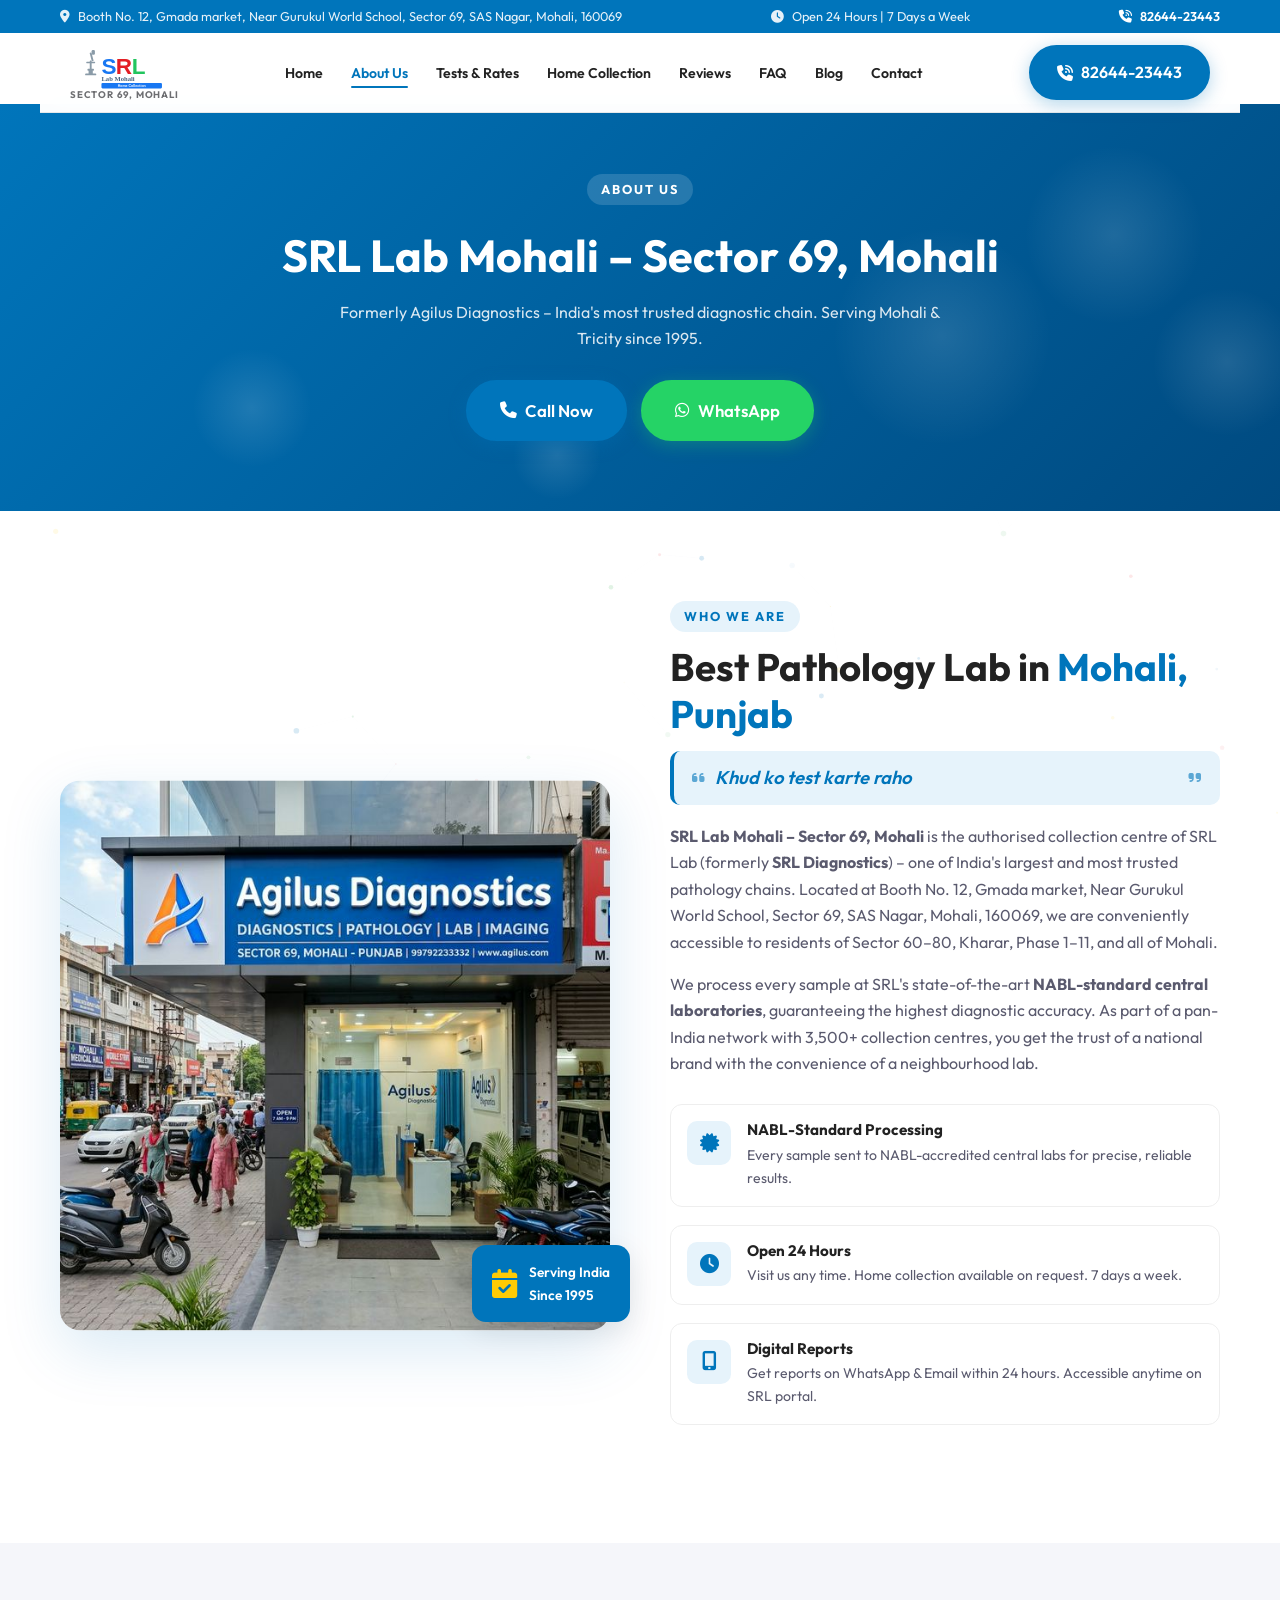
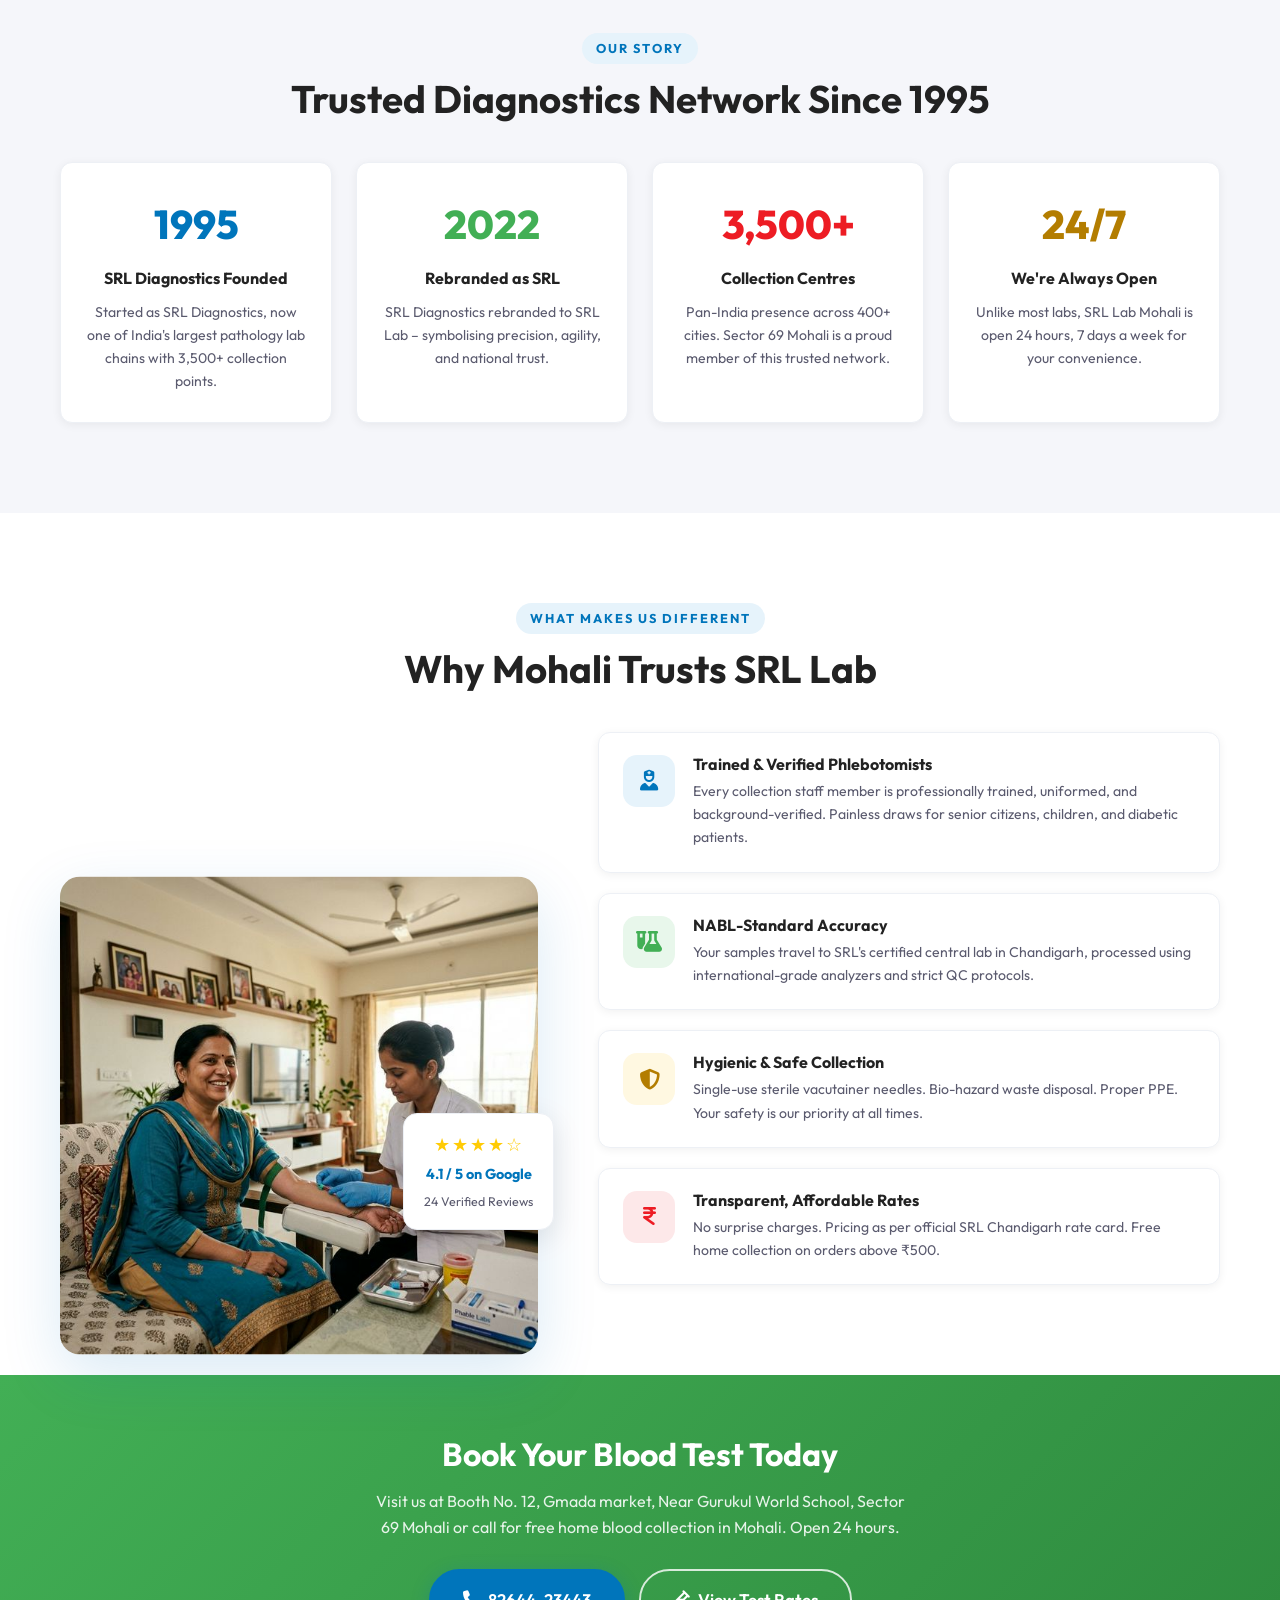
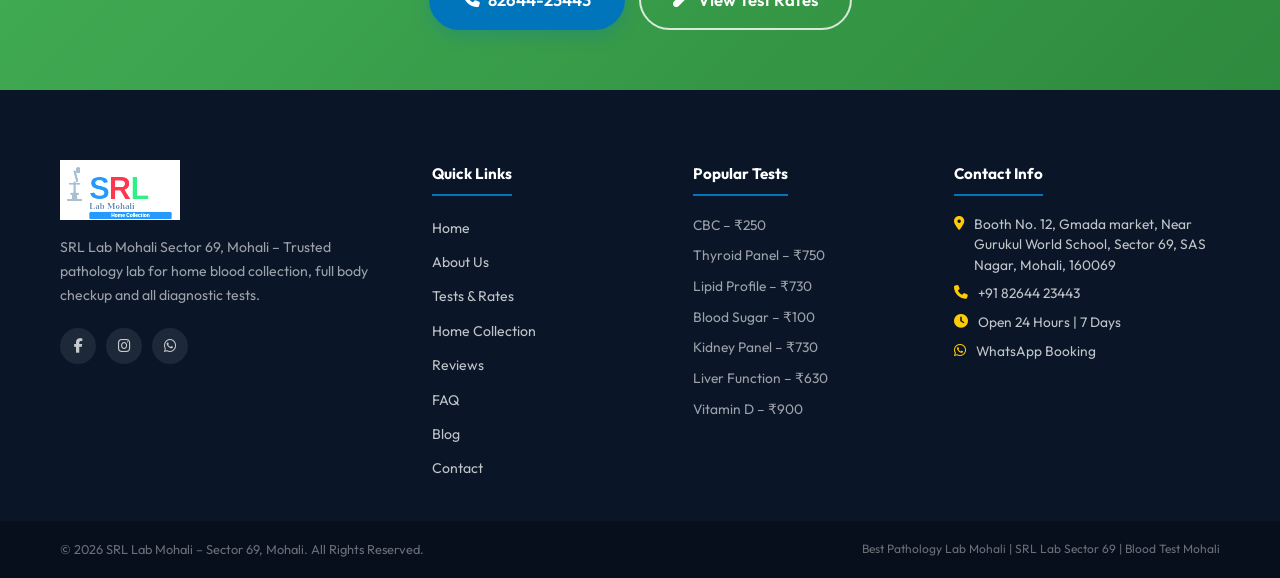
<file: about.html>
<!DOCTYPE html>
<html lang="en">
<head>
    <meta charset="UTF-8">
    <meta name="viewport" content="width=device-width, initial-scale=1.0">
    <title>SRL Lab Mohali | Home Collection Booking & Pathology Lab in Sector 69</title>
    <meta name="description" content="Book blood test home collection in Mohali today with SRL Lab Mohali. Trusted pathology testing, complete body checkups in Sector 69, SAS Nagar, Mohali. Call 8264423443 for instant booking.">
    <meta name="keywords" content="SRL Lab Mohali, SRL Lab Mohali Home Collection Booking, pathology lab near Gurukul World School, blood test Sector 69 SAS Nagar Mohali, best blood sample collection, home collection Mohali, SRL diagnostics Mohali, full body checkup Mohali">
    <meta name="robots" content="index, follow">
    <link rel="canonical" href="https://www.srllabmohali.in/about.html">
    <meta property="og:title" content="SRL Lab Mohali | Blood Test Home Collection in Sector 69">
    <meta property="og:description" content="SRL Lab Mohali offers the best pathology and blood test home collection services in Sector 69, SAS Nagar Mohali, Kharar and Phase 8. Free home collection. Call 8264423443.">
    <meta property="og:type" content="website">
    
    <link rel="preconnect" href="https://fonts.googleapis.com">
    <link rel="preconnect" href="https://fonts.gstatic.com" crossorigin>

    <link rel="stylesheet" href="assets/css/style.css">
    <link href="https://fonts.googleapis.com/css2?family=Outfit:wght@300;400;500;600;700;800&display=swap" rel="stylesheet">
    <link rel="stylesheet" href="https://cdnjs.cloudflare.com/ajax/libs/font-awesome/6.4.0/css/all.min.css">
    <script type="application/ld+json">
    {
      "@context": "https://schema.org",
      "@type": "MedicalClinic",
      "name": "SRL Lab Mohali - Sector 69, Mohali",
      "telephone": "+918264423443",
      "address": {"@type":"PostalAddress","streetAddress":"Booth No. 12, Gmada market, Near Gurukul World School, Sector 69","addressLocality":"Sahibzada Ajit Singh Nagar, Mohali","addressRegion":"Punjab","postalCode":"160069","addressCountry":"IN"},
      "openingHours": "Mo-Su 00:00-23:59",
      "aggregateRating": {"@type":"AggregateRating","ratingValue":"4.1","reviewCount":"24"}
    }
    </script>
<style>
@keyframes pageIn { from { opacity:0; transform:translateY(12px); } to { opacity:1; transform:translateY(0); } }
.page-exit { animation: pageOut 0.25s ease-in forwards; }
@keyframes pageOut { from { opacity:1; } to { opacity:0; transform:translateY(-6px); } }
</style>
</head>
<body>
<div class="floating-buttons" id="floatingButtons">
    <a href="tel:8264423443" class="float-btn float-call"><i class="fa-solid fa-phone"></i><span class="float-label">Call Us</span></a>
    <a href="https://wa.me/918264423443?text=Hello,%20I%20want%20to%20book%20a%20test%20at%20SRL%20Mohali." target="_blank" class="float-btn float-wa"><i class="fa-brands fa-whatsapp"></i><span class="float-label">WhatsApp</span></a>
</div>
<header class="header" id="header">
    <div class="header-top-bar">
        <div class="container htb-inner">
            <span><i class="fa-solid fa-location-dot"></i> Booth No. 12, Gmada market, Near Gurukul World School, Sector 69, SAS Nagar, Mohali, 160069</span>
            <span><i class="fa-solid fa-clock"></i> Open 24 Hours | 7 Days a Week</span>
            <a href="tel:8264423443"><i class="fa-solid fa-phone-volume"></i> 82644-23443</a>
        </div>
    </div>
    <div class="container header-container">
        <a href="index.html" class="logo"><img src="assets/images/srl-logo-new.svg" alt="SRL Lab Mohali Logo" class="logo-img srl-logo-img"><div class="logo-sub">Sector 69, Mohali</div></a>
        <nav class="navbar" id="navbar">
            <ul class="nav-list" id="navList">
                <li><a href="index.html" class="nav-link">Home</a></li>
                <li><a href="about.html" class="nav-link active">About Us</a></li>
                <li><a href="tests.html" class="nav-link">Tests & Rates</a></li>
                <li><a href="home-collection.html" class="nav-link">Home Collection</a></li>
                <li><a href="reviews.html" class="nav-link">Reviews</a></li>
                <li><a href="faq.html" class="nav-link">FAQ</a></li>
                <li><a href="blog.html" class="nav-link">Blog</a></li>
                <li><a href="contact.html" class="nav-link">Contact</a></li>
            </ul>
        </nav>
        <div class="header-actions">
            <a href="tel:8264423443" class="btn btn-primary btn-call"><i class="fa-solid fa-phone-volume"></i> 82644-23443</a>
            <button class="mobile-menu-btn" id="mobileMenuBtn"><i class="fa-solid fa-bars"></i></button>
        </div>
    </div>
</header>

<main style="margin-top:104px;">

<!-- PAGE HERO -->
<section class="page-hero" style="background:linear-gradient(135deg,#0075BB 0%,#004a80 100%);padding:70px 0;color:#fff;">
    <div class="container" style="text-align:center;">
        <p class="section-tag" style="color:#fff;background:rgba(255,255,255,0.15);">About Us</p>
        <h1 style="font-size:2.8rem;color:#fff;margin:12px 0 16px;">SRL Lab Mohali – Sector 69, Mohali</h1>
        <p style="color:rgba(255,255,255,0.85);max-width:640px;margin:0 auto 28px;">Formerly Agilus Diagnostics – India's most trusted diagnostic chain. Serving Mohali & Tricity since 1995.</p>
        <div style="display:flex;gap:14px;justify-content:center;flex-wrap:wrap;">
            <a href="tel:8264423443" class="btn btn-primary btn-lg pulse-btn"><i class="fa-solid fa-phone"></i> Call Now</a>
            <a href="https://wa.me/918264423443" target="_blank" class="btn btn-success btn-lg"><i class="fa-brands fa-whatsapp"></i> WhatsApp</a>
        </div>
    </div>
</section>

<!-- WHO WE ARE -->
<section class="py-section">
    <div class="container">
        <div class="about-grid">
            <div class="about-img-col reveal-left">
                <div class="about-img-wrapper">
                    <img src="assets/images/lab-exterior.png" alt="SRL Lab Mohali Sector 69 Mohali exterior – best pathology lab near me" class="about-img">
                    <div class="about-badge-float"><i class="fa-solid fa-calendar-check"></i><span>Serving India<br>Since 1995</span></div>
                </div>
            </div>
            <div class="about-content-col reveal-right">
                <p class="section-tag">Who We Are</p>
                <h2 class="section-title">Best Pathology Lab in <span class="text-blue">Mohali, Punjab</span></h2>
                <div class="gmb-slogan"><i class="fa-solid fa-quote-left"></i><em>Khud ko test karte raho</em><i class="fa-solid fa-quote-right"></i></div>
                <p class="about-desc"><strong>SRL Lab Mohali – Sector 69, Mohali</strong> is the authorised collection centre of SRL Lab (formerly <strong>SRL Diagnostics</strong>) – one of India's largest and most trusted pathology chains. Located at Booth No. 12, Gmada market, Near Gurukul World School, Sector 69, SAS Nagar, Mohali, 160069, we are conveniently accessible to residents of Sector 60–80, Kharar, Phase 1–11, and all of Mohali.</p>
                <p class="about-desc">We process every sample at SRL's state-of-the-art <strong>NABL-standard central laboratories</strong>, guaranteeing the highest diagnostic accuracy. As part of a pan-India network with 3,500+ collection centres, you get the trust of a national brand with the convenience of a neighbourhood lab.</p>
                <div class="about-facts">
                    <div class="fact-item"><div class="fact-icon"><i class="fa-solid fa-certificate"></i></div><div><h5>NABL-Standard Processing</h5><p>Every sample sent to NABL-accredited central labs for precise, reliable results.</p></div></div>
                    <div class="fact-item"><div class="fact-icon"><i class="fa-solid fa-clock"></i></div><div><h5>Open 24 Hours</h5><p>Visit us any time. Home collection available on request. 7 days a week.</p></div></div>
                    <div class="fact-item"><div class="fact-icon"><i class="fa-solid fa-mobile-screen-button"></i></div><div><h5>Digital Reports</h5><p>Get reports on WhatsApp & Email within 24 hours. Accessible anytime on SRL portal.</p></div></div>
                </div>
            </div>
        </div>
    </div>
</section>

<!-- TIMELINE / STORY -->
<section class="py-section bg-light">
    <div class="container">
        <div class="section-header text-center reveal-up">
            <p class="section-tag">Our Story</p>
            <h2 class="section-title">Trusted Diagnostics Network Since 1995</h2>
        </div>
        <div style="display:grid;grid-template-columns:repeat(auto-fit,minmax(220px,1fr));gap:24px;margin-top:40px;">
            <div class="service-card reveal-up" style="--delay:0.1s;text-align:center;">
                <div style="font-size:2.5rem;font-weight:800;color:var(--blue);">1995</div>
                <h4>SRL Diagnostics Founded</h4>
                <p>Started as SRL Diagnostics, now one of India's largest pathology lab chains with 3,500+ collection points.</p>
            </div>
            <div class="service-card reveal-up" style="--delay:0.2s;text-align:center;">
                <div style="font-size:2.5rem;font-weight:800;color:var(--green);">2022</div>
                <h4>Rebranded as SRL</h4>
                <p>SRL Diagnostics rebranded to SRL Lab – symbolising precision, agility, and national trust.</p>
            </div>
            <div class="service-card reveal-up" style="--delay:0.3s;text-align:center;">
                <div style="font-size:2.5rem;font-weight:800;color:var(--red);">3,500+</div>
                <h4>Collection Centres</h4>
                <p>Pan-India presence across 400+ cities. Sector 69 Mohali is a proud member of this trusted network.</p>
            </div>
            <div class="service-card reveal-up" style="--delay:0.4s;text-align:center;">
                <div style="font-size:2.5rem;font-weight:800;color:var(--yellow);color:#b37d00;">24/7</div>
                <h4>We're Always Open</h4>
                <p>Unlike most labs, SRL Lab Mohali is open 24 hours, 7 days a week for your convenience.</p>
            </div>
        </div>
    </div>
</section>

<!-- TEAM & VALUES -->
<section class="py-section">
    <div class="container">
        <div class="section-header text-center reveal-up">
            <p class="section-tag">What Makes Us Different</p>
            <h2 class="section-title">Why Mohali Trusts SRL Lab</h2>
        </div>
        <div class="why-grid" style="margin-top:40px;">
            <div class="why-img-col reveal-left">
                <img src="assets/images/slider-1.png" alt="SRL Lab Mohali phlebotomist – certified home blood collection team" class="why-img">
                <div class="why-rating-float">
                    <div class="rating-stars">★★★★☆</div>
                    <span>4.1 / 5 on Google</span>
                    <small>24 Verified Reviews</small>
                </div>
            </div>
            <div class="why-features-col">
                <div class="why-card reveal-up" style="--delay:0.1s"><div class="wc-icon"><i class="fa-solid fa-user-nurse"></i></div><div class="wc-text"><h4>Trained & Verified Phlebotomists</h4><p>Every collection staff member is professionally trained, uniformed, and background-verified. Painless draws for senior citizens, children, and diabetic patients.</p></div></div>
                <div class="why-card reveal-up" style="--delay:0.2s"><div class="wc-icon green"><i class="fa-solid fa-flask-vial"></i></div><div class="wc-text"><h4>NABL-Standard Accuracy</h4><p>Your samples travel to SRL's certified central lab in Chandigarh, processed using international-grade analyzers and strict QC protocols.</p></div></div>
                <div class="why-card reveal-up" style="--delay:0.3s"><div class="wc-icon yellow"><i class="fa-solid fa-shield-halved"></i></div><div class="wc-text"><h4>Hygienic & Safe Collection</h4><p>Single-use sterile vacutainer needles. Bio-hazard waste disposal. Proper PPE. Your safety is our priority at all times.</p></div></div>
                <div class="why-card reveal-up" style="--delay:0.4s"><div class="wc-icon red"><i class="fa-solid fa-indian-rupee-sign"></i></div><div class="wc-text"><h4>Transparent, Affordable Rates</h4><p>No surprise charges. Pricing as per official SRL Chandigarh rate card. Free home collection on orders above ₹500.</p></div></div>
            </div>
        </div>
    </div>
</section>

<!-- CTA SECTION -->
<section style="background:linear-gradient(135deg,#42AF55,#2e8a3e);padding:60px 0;color:#fff;text-align:center;">
    <div class="container reveal-up">
        <h2 style="font-size:2rem;color:#fff;margin-bottom:14px;">Book Your Blood Test Today</h2>
        <p style="color:rgba(255,255,255,0.88);max-width:540px;margin:0 auto 28px;">Visit us at Booth No. 12, Gmada market, Near Gurukul World School, Sector 69 Mohali or call for free home blood collection in Mohali. Open 24 hours.</p>
        <div style="display:flex;gap:14px;justify-content:center;flex-wrap:wrap;">
            <a href="tel:8264423443" class="btn btn-primary btn-lg"><i class="fa-solid fa-phone"></i> 82644-23443</a>
            <a href="tests.html" class="btn btn-outline-white btn-lg"><i class="fa-solid fa-vial"></i> View Test Rates</a>
        </div>
    </div>
</section>

</main>

<footer class="footer">
    <div class="footer-main">
        <div class="container footer-grid">
            <div class="footer-brand"><img src="assets/images/srl-logo-new.svg" alt="SRL Lab Mohali" class="footer-logo srl-logo-img"><p class="footer-tagline">SRL Lab Mohali Sector 69, Mohali – Trusted pathology lab for home blood collection, full body checkup and all diagnostic tests.</p><div class="social-links"><a href="https://www.facebook.com/SRLLABMOHALI/" target="_blank"><i class="fa-brands fa-facebook-f"></i></a><a href="https://www.instagram.com/reel/DR4wgQ0klbr/" target="_blank"><i class="fa-brands fa-instagram"></i></a><a href="https://wa.me/918264423443" target="_blank"><i class="fa-brands fa-whatsapp"></i></a></div></div>
            <div class="footer-links"><h4>Quick Links</h4><ul><li><a href="index.html">Home</a></li><li><a href="about.html">About Us</a></li><li><a href="tests.html">Tests & Rates</a></li><li><a href="home-collection.html">Home Collection</a></li><li><a href="reviews.html">Reviews</a></li><li><a href="faq.html">FAQ</a></li><li><a href="blog.html">Blog</a></li><li><a href="contact.html">Contact</a></li></ul></div>
            <div class="footer-services"><h4>Popular Tests</h4><ul><li>CBC – ₹250</li><li>Thyroid Panel – ₹750</li><li>Lipid Profile – ₹730</li><li>Blood Sugar – ₹100</li><li>Kidney Panel – ₹730</li><li>Liver Function – ₹630</li><li>Vitamin D – ₹900</li></ul></div>
            <div class="footer-contact-info"><h4>Contact Info</h4><ul><li><i class="fa-solid fa-location-dot"></i> Booth No. 12, Gmada market, Near Gurukul World School, Sector 69, SAS Nagar, Mohali, 160069</li><li><i class="fa-solid fa-phone"></i> <a href="tel:8264423443">+91 82644 23443</a></li><li><i class="fa-solid fa-clock"></i> Open 24 Hours | 7 Days</li><li><i class="fa-brands fa-whatsapp"></i> <a href="https://wa.me/918264423443" target="_blank">WhatsApp Booking</a></li></ul></div>
        </div>
    </div>
    <div class="footer-bottom"><div class="container footer-bottom-inner"><p>&copy; 2026 SRL Lab Mohali – Sector 69, Mohali. All Rights Reserved.</p><p class="footer-keywords">Best Pathology Lab Mohali | SRL Lab Sector 69 | Blood Test Mohali</p></div></div>
</footer>
<script src="assets/js/script.js" defer></script>
</body>
</html>
</file>
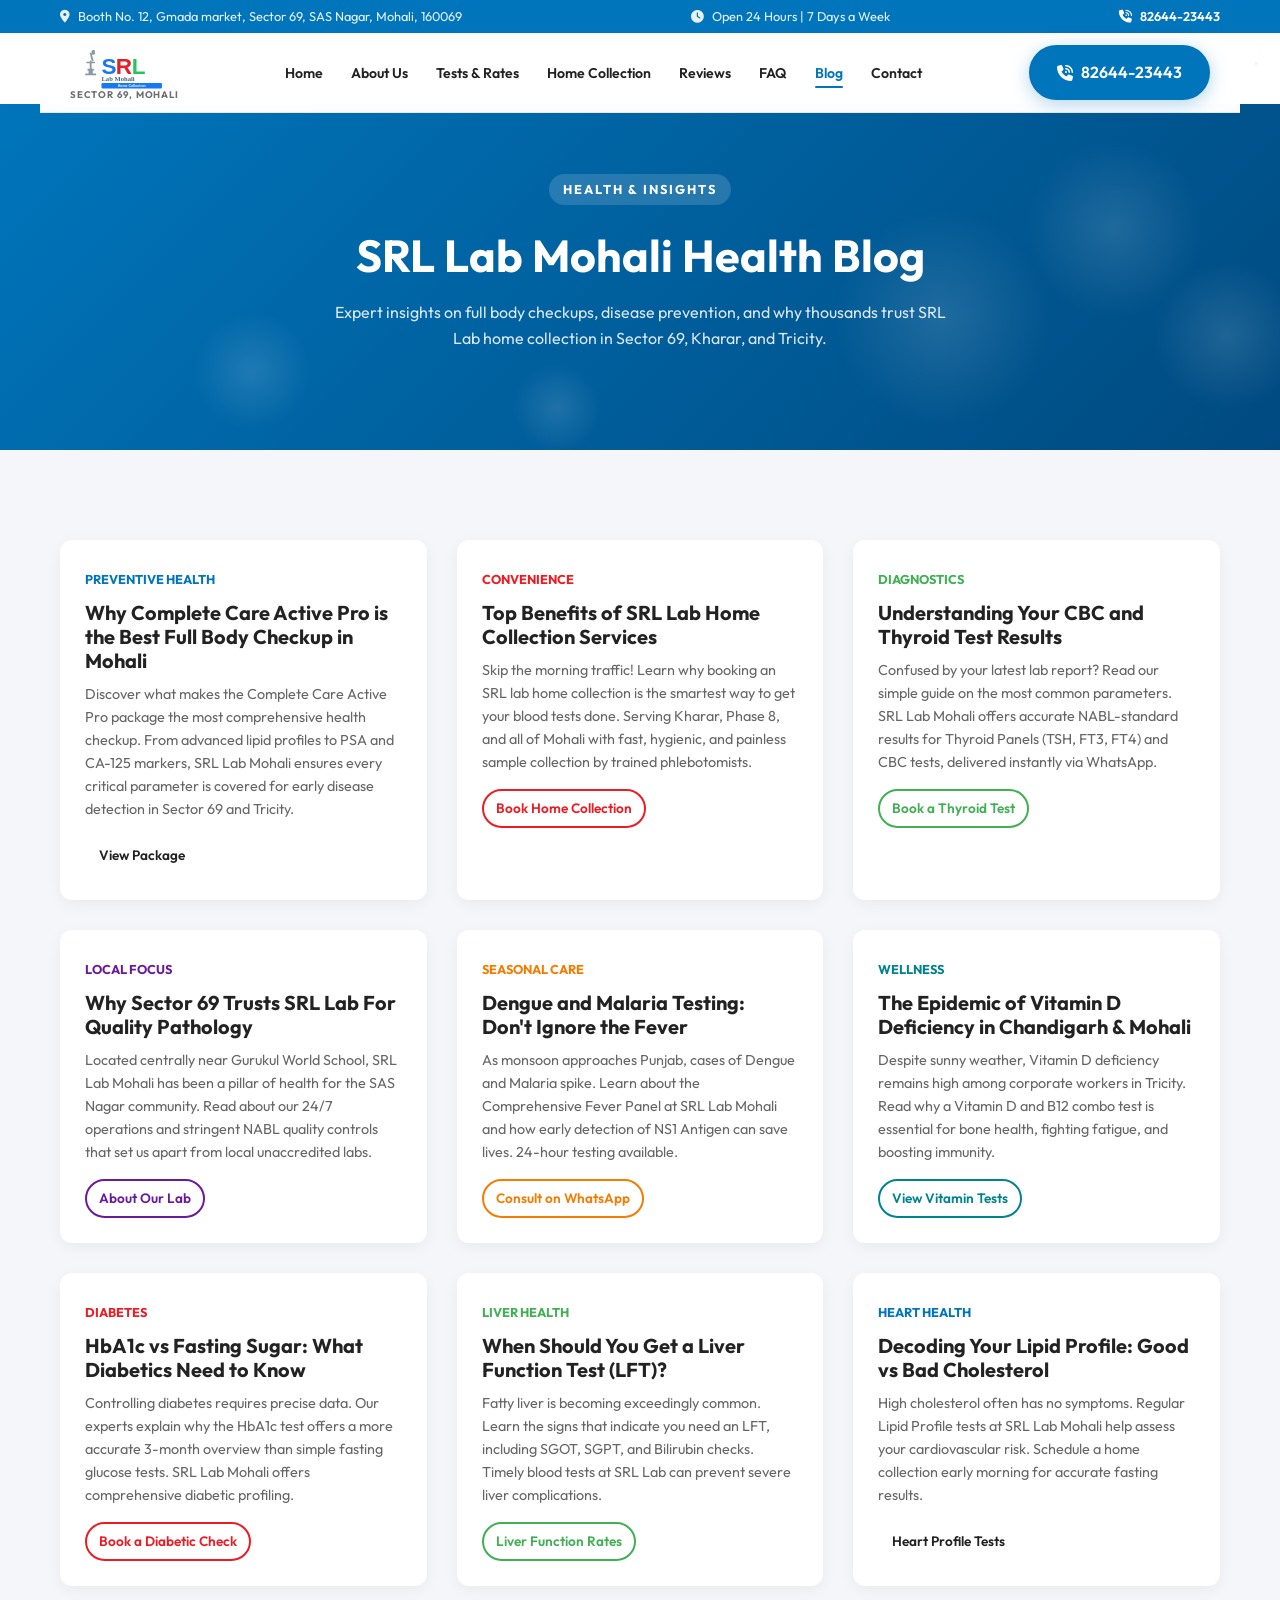
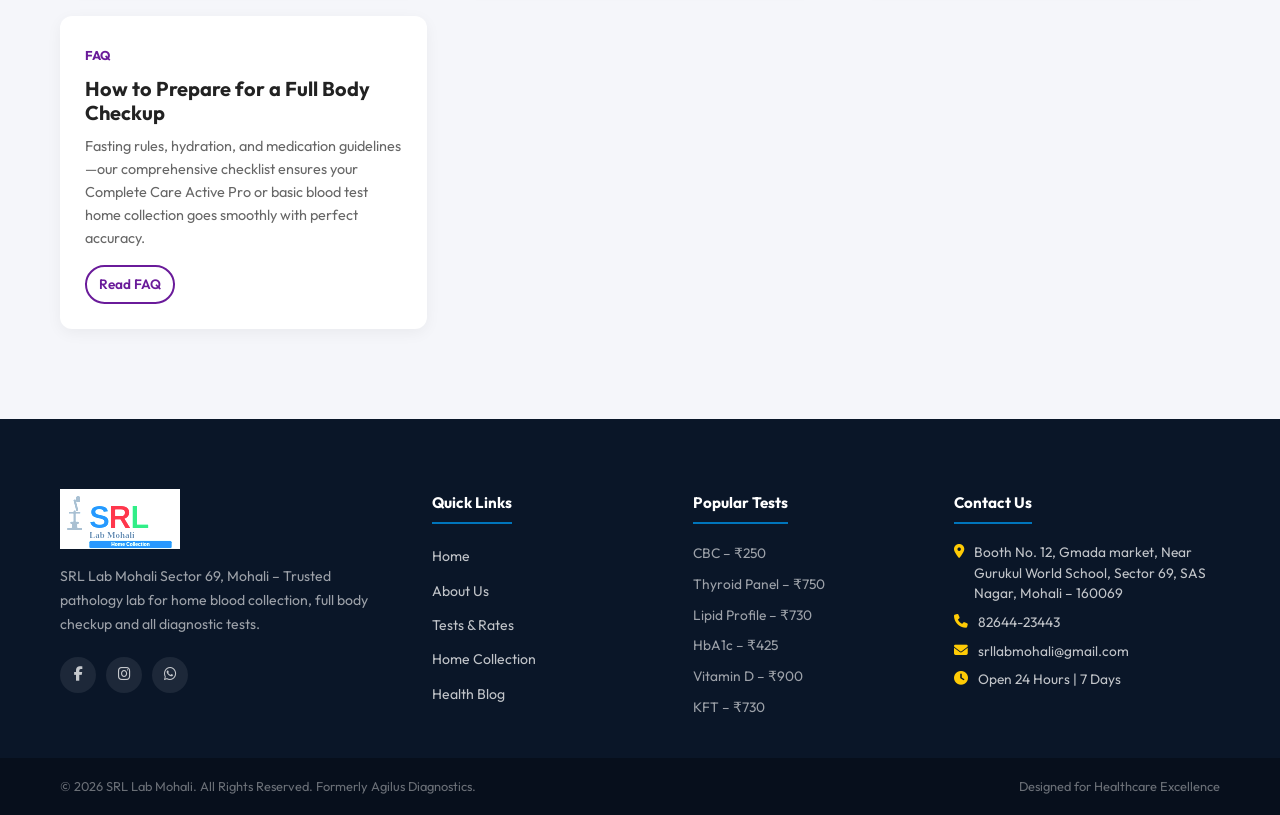
<file: blog.html>
<!DOCTYPE html>
<html lang="en">
<head>
    <meta charset="UTF-8">
    <meta name="viewport" content="width=device-width, initial-scale=1.0">
    <title>Blog - Health & Insights | SRL Lab Mohali | Home Collection</title>
    <meta name="description" content="Read top health articles and news from SRL Lab Mohali. Learn about full body checkups, blood test home collections, and wellness tips for residents of Sector 69, SAS Nagar, and Tricity.">
    <meta name="keywords" content="SRL LAB MOHALI, SRL lab home collection, full body checkup Mohali, blood test Mohali, Sector 69 lab, Kharar pathology lab, Agilus Mohali blood test, pathology blog">
    <meta name="robots" content="index, follow">
    <link rel="canonical" href="https://www.srllabmohali.in/blog.html">
    <meta property="og:title" content="Health Blog | SRL Lab Mohali - Home Blood Collection">
    <meta property="og:description" content="Top 10 health insights from SRL Lab Mohali. Discover why home blood collection is best in Mohali and understand your complete care active pro checkup.">
    <meta property="og:type" content="website">
    
    <link rel="stylesheet" href="assets/css/style.css">
    <link href="https://fonts.googleapis.com/css2?family=Outfit:wght@300;400;500;600;700;800&display=swap" rel="stylesheet" loading="lazy">
    <link rel="stylesheet" href="https://cdnjs.cloudflare.com/ajax/libs/font-awesome/6.4.0/css/all.min.css" loading="lazy">
    
    <script type="application/ld+json">
    {
      "@context": "https://schema.org",
      "@type": "Blog",
      "name": "SRL Lab Mohali Health Blog",
      "url": "https://www.srllabmohali.in/blog.html",
      "description": "Expert pathology and diagnostic advice from SRL Lab Mohali.",
      "publisher": {
        "@type": "MedicalClinic",
        "name": "SRL Lab Mohali",
        "logo": {"@type": "ImageObject", "url": "https://www.srllabmohali.in/assets/images/srl-logo-new.svg"}
      }
    }
    </script>
</head>
<body>

<div class="floating-buttons" id="floatingButtons">
    <a href="tel:8264423443" class="float-btn float-call"><i class="fa-solid fa-phone"></i><span class="float-label">Call Us</span></a>
    <a href="https://wa.me/918264423443?text=Hello,%20I%20want%20to%20book%20a%20blood%20test%20in%20Mohali." target="_blank" class="float-btn float-wa"><i class="fa-brands fa-whatsapp"></i><span class="float-label">WhatsApp</span></a>
</div>

<header class="header" id="header">
    <div class="header-top-bar">
        <div class="container htb-inner">
            <span><i class="fa-solid fa-location-dot"></i> Booth No. 12, Gmada market, Sector 69, SAS Nagar, Mohali, 160069</span>
            <span><i class="fa-solid fa-clock"></i> Open 24 Hours | 7 Days a Week</span>
            <a href="tel:8264423443"><i class="fa-solid fa-phone-volume"></i> 82644-23443</a>
        </div>
    </div>
    <div class="container header-container">
        <a href="index.html" class="logo"><img src="assets/images/srl-logo-new.svg" alt="SRL Lab Mohali" class="logo-img"><div class="logo-sub">Sector 69, Mohali</div></a>
        <nav class="navbar" id="navbar">
            <ul class="nav-list" id="navList">
                <li><a href="index.html" class="nav-link">Home</a></li>
                <li><a href="about.html" class="nav-link">About Us</a></li>
                <li><a href="tests.html" class="nav-link">Tests & Rates</a></li>
                <li><a href="home-collection.html" class="nav-link">Home Collection</a></li>
                <li><a href="reviews.html" class="nav-link">Reviews</a></li>
                <li><a href="faq.html" class="nav-link">FAQ</a></li>
                <li><a href="blog.html" class="nav-link active">Blog</a></li>
                <li><a href="contact.html" class="nav-link">Contact</a></li>
            </ul>
        </nav>
        <div class="header-actions">
            <a href="tel:8264423443" class="btn btn-primary btn-call"><i class="fa-solid fa-phone-volume"></i> 82644-23443</a>
            <button class="mobile-menu-btn" id="mobileMenuBtn" aria-label="Toggle Navigation"><i class="fa-solid fa-bars"></i></button>
        </div>
    </div>
</header>

<main style="margin-top:104px;">

<!-- PAGE HERO -->
<section class="page-hero" style="background:linear-gradient(135deg,#0075BB 0%,#004a80 100%);padding:70px 0;color:#fff;">
    <div class="container" style="text-align:center;">
        <p class="section-tag" style="color:#fff;background:rgba(255,255,255,0.15);">Health & Insights</p>
        <h1 style="font-size:2.8rem;color:#fff;margin:12px 0 16px;">SRL Lab Mohali Health Blog</h1>
        <p style="color:rgba(255,255,255,0.85);max-width:640px;margin:0 auto 28px;">Expert insights on full body checkups, disease prevention, and why thousands trust SRL Lab home collection in Sector 69, Kharar, and Tricity.</p>
    </div>
</section>

<!-- BLOG LIST -->
<section class="py-section bg-light">
    <div class="container">
        
        <div style="display:grid;grid-template-columns:repeat(auto-fit,minmax(300px,1fr));gap:30px;">
            
            <!-- Blog 1 -->
            <div class="test-card reveal-up" style="background:#fff; border-radius:12px; padding:25px; box-shadow:0 4px 15px rgba(0,0,0,0.05); transition:transform 0.3s;">
                <span style="font-size: 0.8rem; color: #0075BB; font-weight: 700; text-transform: uppercase;">Preventive Health</span>
                <h3 style="margin: 10px 0; font-size: 1.25rem; font-weight: 700;">Why Complete Care Active Pro is the Best Full Body Checkup in Mohali</h3>
                <p style="font-size: 0.9rem; color: #666; line-height: 1.6; margin-bottom: 15px;">Discover what makes the Complete Care Active Pro package the most comprehensive health checkup. From advanced lipid profiles to PSA and CA-125 markers, SRL Lab Mohali ensures every critical parameter is covered for early disease detection in Sector 69 and Tricity.</p>
                <a href="tests.html" class="btn btn-outline-blue" style="font-size: 0.85rem; padding: 6px 12px;">View Package</a>
            </div>

            <!-- Blog 2 -->
            <div class="test-card reveal-up" style="--delay: 0.1s; background:#fff; border-radius:12px; padding:25px; box-shadow:0 4px 15px rgba(0,0,0,0.05); transition:transform 0.3s;">
                <span style="font-size: 0.8rem; color: #ED1C24; font-weight: 700; text-transform: uppercase;">Convenience</span>
                <h3 style="margin: 10px 0; font-size: 1.25rem; font-weight: 700;">Top Benefits of SRL Lab Home Collection Services</h3>
                <p style="font-size: 0.9rem; color: #666; line-height: 1.6; margin-bottom: 15px;">Skip the morning traffic! Learn why booking an SRL lab home collection is the smartest way to get your blood tests done. Serving Kharar, Phase 8, and all of Mohali with fast, hygienic, and painless sample collection by trained phlebotomists.</p>
                <a href="home-collection.html" class="btn btn-outline-blue" style="font-size: 0.85rem; padding: 6px 12px; border-color: #ED1C24; color: #ED1C24;">Book Home Collection</a>
            </div>

            <!-- Blog 3 -->
            <div class="test-card reveal-up" style="--delay: 0.2s; background:#fff; border-radius:12px; padding:25px; box-shadow:0 4px 15px rgba(0,0,0,0.05); transition:transform 0.3s;">
                <span style="font-size: 0.8rem; color: #42AF55; font-weight: 700; text-transform: uppercase;">Diagnostics</span>
                <h3 style="margin: 10px 0; font-size: 1.25rem; font-weight: 700;">Understanding Your CBC and Thyroid Test Results</h3>
                <p style="font-size: 0.9rem; color: #666; line-height: 1.6; margin-bottom: 15px;">Confused by your latest lab report? Read our simple guide on the most common parameters. SRL Lab Mohali offers accurate NABL-standard results for Thyroid Panels (TSH, FT3, FT4) and CBC tests, delivered instantly via WhatsApp.</p>
                <a href="tests.html" class="btn btn-outline-blue" style="font-size: 0.85rem; padding: 6px 12px; border-color: #42AF55; color: #42AF55;">Book a Thyroid Test</a>
            </div>

            <!-- Blog 4 -->
            <div class="test-card reveal-up" style="background:#fff; border-radius:12px; padding:25px; box-shadow:0 4px 15px rgba(0,0,0,0.05); transition:transform 0.3s;">
                <span style="font-size: 0.8rem; color: #6a1b9a; font-weight: 700; text-transform: uppercase;">Local Focus</span>
                <h3 style="margin: 10px 0; font-size: 1.25rem; font-weight: 700;">Why Sector 69 Trusts SRL Lab For Quality Pathology</h3>
                <p style="font-size: 0.9rem; color: #666; line-height: 1.6; margin-bottom: 15px;">Located centrally near Gurukul World School, SRL Lab Mohali has been a pillar of health for the SAS Nagar community. Read about our 24/7 operations and stringent NABL quality controls that set us apart from local unaccredited labs.</p>
                <a href="about.html" class="btn btn-outline-blue" style="font-size: 0.85rem; padding: 6px 12px; border-color:#6a1b9a; color:#6a1b9a;">About Our Lab</a>
            </div>

            <!-- Blog 5 -->
            <div class="test-card reveal-up" style="--delay: 0.1s; background:#fff; border-radius:12px; padding:25px; box-shadow:0 4px 15px rgba(0,0,0,0.05); transition:transform 0.3s;">
                <span style="font-size: 0.8rem; color: #f57c00; font-weight: 700; text-transform: uppercase;">Seasonal Care</span>
                <h3 style="margin: 10px 0; font-size: 1.25rem; font-weight: 700;">Dengue and Malaria Testing: Don't Ignore the Fever</h3>
                <p style="font-size: 0.9rem; color: #666; line-height: 1.6; margin-bottom: 15px;">As monsoon approaches Punjab, cases of Dengue and Malaria spike. Learn about the Comprehensive Fever Panel at SRL Lab Mohali and how early detection of NS1 Antigen can save lives. 24-hour testing available.</p>
                <a href="https://wa.me/918264423443" class="btn btn-outline-blue" style="font-size: 0.85rem; padding: 6px 12px; border-color:#f57c00; color:#f57c00;">Consult on WhatsApp</a>
            </div>

            <!-- Blog 6 -->
            <div class="test-card reveal-up" style="--delay: 0.2s; background:#fff; border-radius:12px; padding:25px; box-shadow:0 4px 15px rgba(0,0,0,0.05); transition:transform 0.3s;">
                <span style="font-size: 0.8rem; color: #00838f; font-weight: 700; text-transform: uppercase;">Wellness</span>
                <h3 style="margin: 10px 0; font-size: 1.25rem; font-weight: 700;">The Epidemic of Vitamin D Deficiency in Chandigarh & Mohali</h3>
                <p style="font-size: 0.9rem; color: #666; line-height: 1.6; margin-bottom: 15px;">Despite sunny weather, Vitamin D deficiency remains high among corporate workers in Tricity. Read why a Vitamin D and B12 combo test is essential for bone health, fighting fatigue, and boosting immunity.</p>
                <a href="tests.html" class="btn btn-outline-blue" style="font-size: 0.85rem; padding: 6px 12px; border-color:#00838f; color:#00838f;">View Vitamin Tests</a>
            </div>

            <!-- Blog 7 -->
            <div class="test-card reveal-up" style="background:#fff; border-radius:12px; padding:25px; box-shadow:0 4px 15px rgba(0,0,0,0.05); transition:transform 0.3s;">
                <span style="font-size: 0.8rem; color: #ED1C24; font-weight: 700; text-transform: uppercase;">Diabetes</span>
                <h3 style="margin: 10px 0; font-size: 1.25rem; font-weight: 700;">HbA1c vs Fasting Sugar: What Diabetics Need to Know</h3>
                <p style="font-size: 0.9rem; color: #666; line-height: 1.6; margin-bottom: 15px;">Controlling diabetes requires precise data. Our experts explain why the HbA1c test offers a more accurate 3-month overview than simple fasting glucose tests. SRL Lab Mohali offers comprehensive diabetic profiling.</p>
                <a href="https://wa.me/918264423443" class="btn btn-outline-blue" style="font-size: 0.85rem; padding: 6px 12px; border-color:#ED1C24; color:#ED1C24;">Book a Diabetic Check</a>
            </div>

            <!-- Blog 8 -->
            <div class="test-card reveal-up" style="--delay:0.1s; background:#fff; border-radius:12px; padding:25px; box-shadow:0 4px 15px rgba(0,0,0,0.05); transition:transform 0.3s;">
                <span style="font-size: 0.8rem; color: #42AF55; font-weight: 700; text-transform: uppercase;">Liver Health</span>
                <h3 style="margin: 10px 0; font-size: 1.25rem; font-weight: 700;">When Should You Get a Liver Function Test (LFT)?</h3>
                <p style="font-size: 0.9rem; color: #666; line-height: 1.6; margin-bottom: 15px;">Fatty liver is becoming exceedingly common. Learn the signs that indicate you need an LFT, including SGOT, SGPT, and Bilirubin checks. Timely blood tests at SRL Lab can prevent severe liver complications.</p>
                <a href="tests.html" class="btn btn-outline-blue" style="font-size: 0.85rem; padding: 6px 12px; border-color:#42AF55; color:#42AF55;">Liver Function Rates</a>
            </div>
            
            <!-- Blog 9 -->
            <div class="test-card reveal-up" style="--delay:0.2s; background:#fff; border-radius:12px; padding:25px; box-shadow:0 4px 15px rgba(0,0,0,0.05); transition:transform 0.3s;">
                <span style="font-size: 0.8rem; color: #0075BB; font-weight: 700; text-transform: uppercase;">Heart Health</span>
                <h3 style="margin: 10px 0; font-size: 1.25rem; font-weight: 700;">Decoding Your Lipid Profile: Good vs Bad Cholesterol</h3>
                <p style="font-size: 0.9rem; color: #666; line-height: 1.6; margin-bottom: 15px;">High cholesterol often has no symptoms. Regular Lipid Profile tests at SRL Lab Mohali help assess your cardiovascular risk. Schedule a home collection early morning for accurate fasting results.</p>
                <a href="tests.html" class="btn btn-outline-blue" style="font-size: 0.85rem; padding: 6px 12px;">Heart Profile Tests</a>
            </div>
            
            <!-- Blog 10 -->
            <div class="test-card reveal-up" style="background:#fff; border-radius:12px; padding:25px; box-shadow:0 4px 15px rgba(0,0,0,0.05); transition:transform 0.3s;">
                <span style="font-size: 0.8rem; color: #6a1b9a; font-weight: 700; text-transform: uppercase;">FAQ</span>
                <h3 style="margin: 10px 0; font-size: 1.25rem; font-weight: 700;">How to Prepare for a Full Body Checkup</h3>
                <p style="font-size: 0.9rem; color: #666; line-height: 1.6; margin-bottom: 15px;">Fasting rules, hydration, and medication guidelines—our comprehensive checklist ensures your Complete Care Active Pro or basic blood test home collection goes smoothly with perfect accuracy.</p>
                <a href="faq.html" class="btn btn-outline-blue" style="font-size: 0.85rem; padding: 6px 12px; border-color:#6a1b9a; color:#6a1b9a;">Read FAQ</a>
            </div>

        </div>
    </div>
</section>

</main>

<footer class="footer">
    <div class="footer-main">
        <div class="container footer-grid">
            <div class="footer-brand">
                <img src="assets/images/srl-logo-new.svg" alt="SRL Lab Mohali Logo" class="footer-logo">
                <p class="footer-tagline">SRL Lab Mohali Sector 69, Mohali – Trusted pathology lab for home blood collection, full body checkup and all diagnostic tests.</p>
                <div class="social-links">
                    <a href="https://www.facebook.com/SRLLABMOHALI/" target="_blank"><i class="fa-brands fa-facebook-f"></i></a>
                    <a href="https://www.instagram.com/reel/DR4wgQ0klbr/" target="_blank"><i class="fa-brands fa-instagram"></i></a>
                    <a href="https://wa.me/918264423443" target="_blank"><i class="fa-brands fa-whatsapp"></i></a>
                </div>
            </div>
            <div class="footer-links">
                <h4>Quick Links</h4>
                <ul>
                    <li><a href="index.html">Home</a></li>
                    <li><a href="about.html">About Us</a></li>
                    <li><a href="tests.html">Tests & Rates</a></li>
                    <li><a href="home-collection.html">Home Collection</a></li>
                    <li><a href="blog.html">Health Blog</a></li>
                </ul>
            </div>
            <div class="footer-services">
                <h4>Popular Tests</h4>
                <ul>
                    <li>CBC – ₹250</li>
                    <li>Thyroid Panel – ₹750</li>
                    <li>Lipid Profile – ₹730</li>
                    <li>HbA1c – ₹425</li>
                    <li>Vitamin D – ₹900</li>
                    <li>KFT – ₹730</li>
                </ul>
            </div>
            <div class="footer-contact-info">
                <h4>Contact Us</h4>
                <ul>
                    <li><i class="fa-solid fa-location-dot"></i> <span>Booth No. 12, Gmada market, Near Gurukul World School, Sector 69, SAS Nagar, Mohali – 160069</span></li>
                    <li><i class="fa-solid fa-phone"></i> <span><a href="tel:8264423443" style="color:inherit">82644-23443</a></span></li>
                    <li><i class="fa-solid fa-envelope"></i> <span><a href="mailto:srllabmohali@gmail.com" style="color:inherit">srllabmohali@gmail.com</a></span></li>
                    <li><i class="fa-solid fa-clock"></i> <span>Open 24 Hours | 7 Days</span></li>
                </ul>
            </div>
        </div>
    </div>
    <div class="footer-bottom">
        <div class="container footer-bottom-inner">
            <p>&copy; 2026 SRL Lab Mohali. All Rights Reserved. Formerly Agilus Diagnostics.</p>
            <p>Designed for Healthcare Excellence</p>
        </div>
    </div>
</footer>

<script src="assets/js/script.js" defer></script>
</body>
</html>
</file>
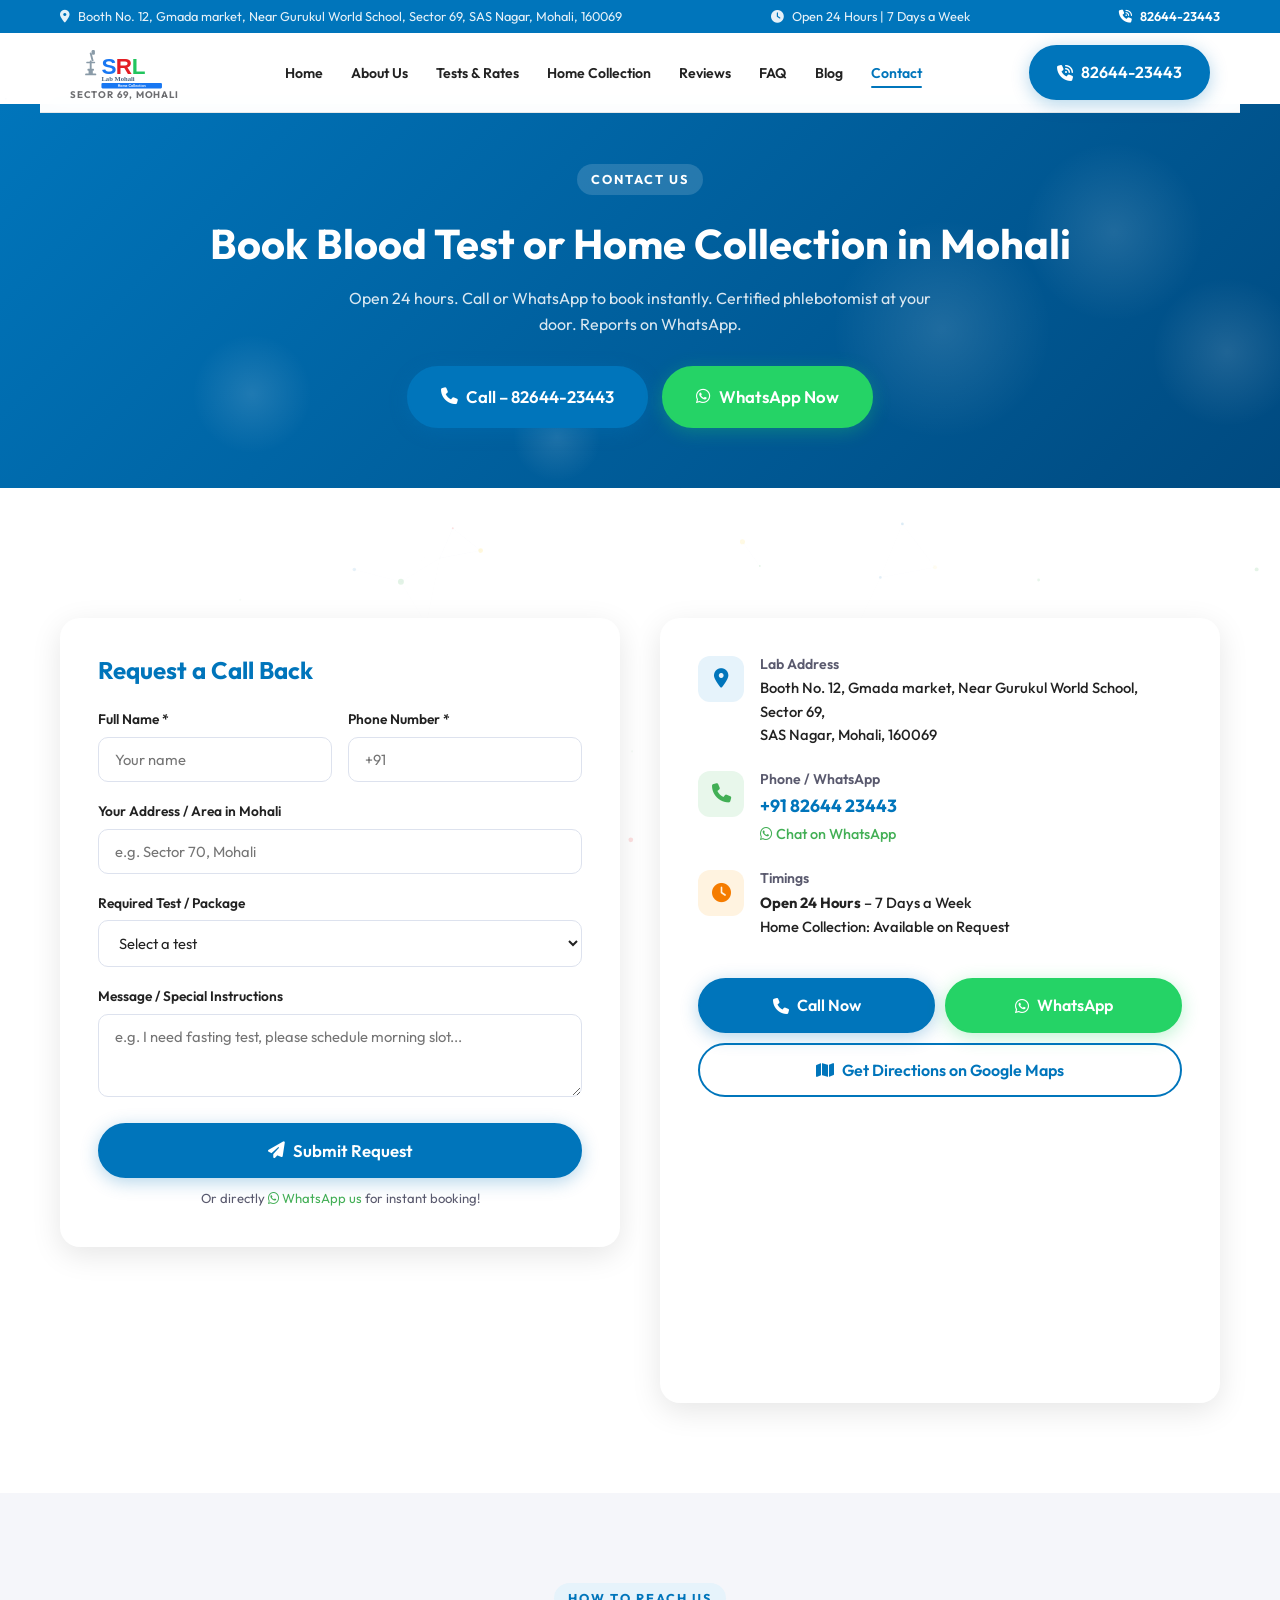
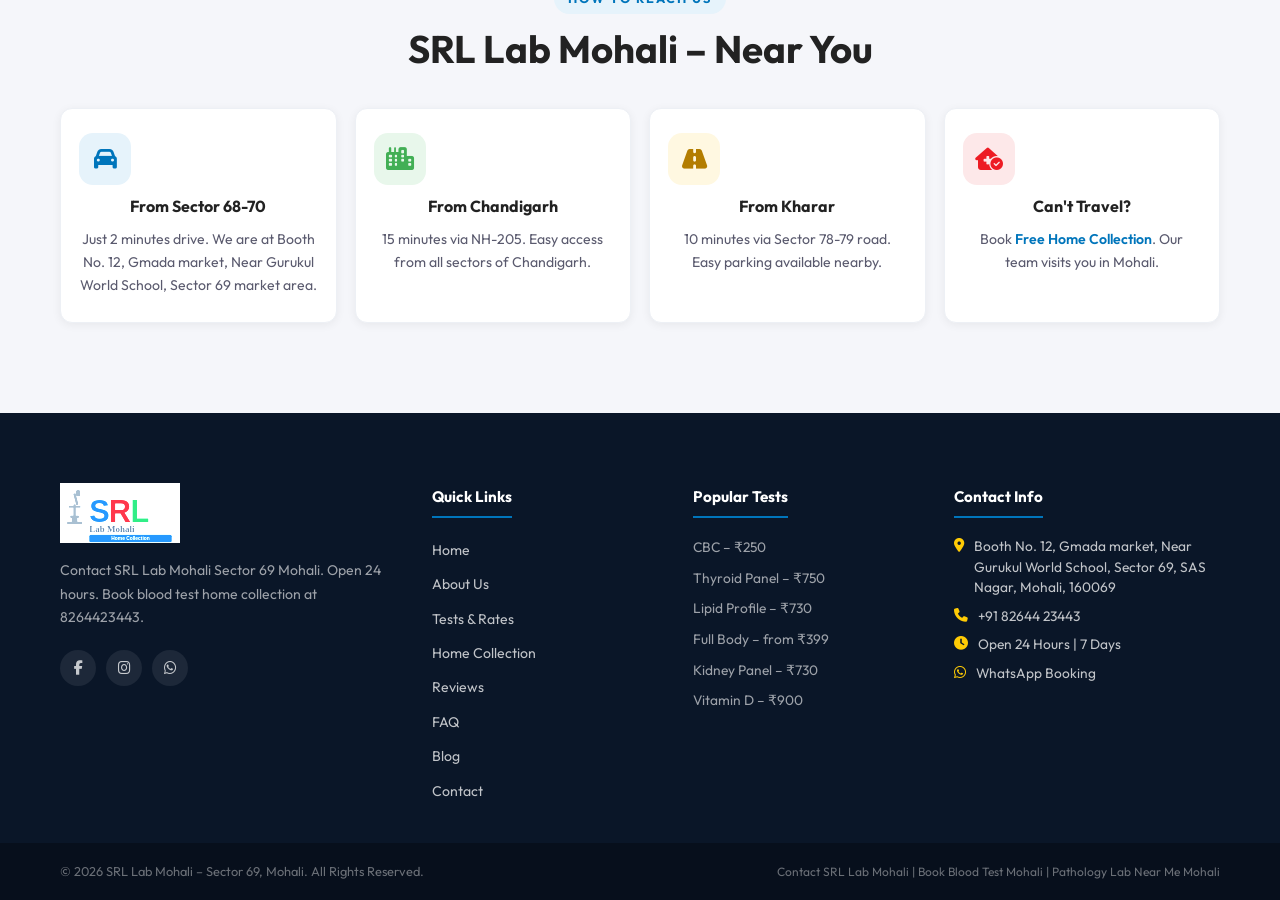
<file: contact.html>
<!DOCTYPE html>
<html lang="en">
<head>
    <meta charset="UTF-8">
    <meta name="viewport" content="width=device-width, initial-scale=1.0">
    <title>SRL Lab Mohali | Home Collection Booking & Pathology Lab in Sector 69</title>
    <meta name="description" content="Book blood test home collection in Mohali today with SRL Lab Mohali. Trusted pathology testing, complete body checkups in Sector 69, SAS Nagar, Mohali. Call 8264423443 for instant booking.">
    <meta name="keywords" content="SRL Lab Mohali, SRL Lab Mohali Home Collection Booking, pathology lab near Gurukul World School, blood test Sector 69 SAS Nagar Mohali, best blood sample collection, home collection Mohali, SRL diagnostics Mohali, full body checkup Mohali">
    <meta name="robots" content="index, follow">
    <link rel="canonical" href="https://www.srllabmohali.in/contact.html">
    <meta property="og:title" content="SRL Lab Mohali | Blood Test Home Collection in Sector 69">
    <meta property="og:description" content="SRL Lab Mohali offers the best pathology and blood test home collection services in Sector 69, SAS Nagar Mohali, Tricity, Phase 8 and Kharar. Free home collection. Call 8264423443.">
    
    <link rel="preconnect" href="https://fonts.googleapis.com">
    <link rel="preconnect" href="https://fonts.gstatic.com" crossorigin>

    <link rel="stylesheet" href="assets/css/style.css">
    <link href="https://fonts.googleapis.com/css2?family=Outfit:wght@300;400;500;600;700;800&display=swap" rel="stylesheet">
    <link rel="stylesheet" href="https://cdnjs.cloudflare.com/ajax/libs/font-awesome/6.4.0/css/all.min.css">
    <script type="application/ld+json">
    {
      "@context": "https://schema.org",
      "@type": "MedicalClinic",
      "name": "SRL Lab Mohali - Sector 69, Mohali",
      "url": "https://www.srllabmohali.in",
      "telephone": "+918264423443",
      "openingHours": "Mo-Su 00:00-23:59",
      "address": {
        "@type": "PostalAddress",
        "streetAddress": "Booth No. 12, Gmada market, Near Gurukul World School, Sector 69",
        "addressLocality": "Sahibzada Ajit Singh Nagar, Mohali",
        "addressRegion": "Punjab",
        "postalCode": "160069",
        "addressCountry": "IN"
      },
      "geo": {"@type":"GeoCoordinates","latitude":"30.6953","longitude":"76.6972"},
      "contactPoint": {"@type":"ContactPoint","telephone":"+918264423443","contactType":"customer service","areaServed":"Mohali, Punjab"}
    }
    </script>
<style>
@keyframes pageIn { from { opacity:0; transform:translateY(12px); } to { opacity:1; transform:translateY(0); } }
.page-exit { animation: pageOut 0.25s ease-in forwards; }
@keyframes pageOut { from { opacity:1; } to { opacity:0; transform:translateY(-6px); } }
</style>
</head>
<body>
<div class="floating-buttons" id="floatingButtons">
    <a href="tel:8264423443" class="float-btn float-call"><i class="fa-solid fa-phone"></i><span class="float-label">Call Us</span></a>
    <a href="https://wa.me/918264423443?text=Hello,%20I%20want%20to%20book%20a%20blood%20test%20in%20Mohali." target="_blank" class="float-btn float-wa"><i class="fa-brands fa-whatsapp"></i><span class="float-label">WhatsApp</span></a>
</div>
<header class="header" id="header">
    <div class="header-top-bar"><div class="container htb-inner"><span><i class="fa-solid fa-location-dot"></i> Booth No. 12, Gmada market, Near Gurukul World School, Sector 69, SAS Nagar, Mohali, 160069</span><span><i class="fa-solid fa-clock"></i> Open 24 Hours | 7 Days a Week</span><a href="tel:8264423443"><i class="fa-solid fa-phone-volume"></i> 82644-23443</a></div></div>
    <div class="container header-container">
        <a href="index.html" class="logo"><img src="assets/images/srl-logo-new.svg" alt="SRL Lab Mohali" class="logo-img srl-logo-img"><div class="logo-sub">Sector 69, Mohali</div></a>
        <nav class="navbar" id="navbar"><ul class="nav-list" id="navList"><li><a href="index.html" class="nav-link">Home</a></li><li><a href="about.html" class="nav-link">About Us</a></li><li><a href="tests.html" class="nav-link">Tests & Rates</a></li><li><a href="home-collection.html" class="nav-link">Home Collection</a></li><li><a href="reviews.html" class="nav-link">Reviews</a></li><li><a href="faq.html" class="nav-link">FAQ</a></li><li><a href="blog.html" class="nav-link">Blog</a></li><li><a href="contact.html" class="nav-link active">Contact</a></li></ul></nav>
        <div class="header-actions"><a href="tel:8264423443" class="btn btn-primary btn-call"><i class="fa-solid fa-phone-volume"></i> 82644-23443</a><button class="mobile-menu-btn" id="mobileMenuBtn"><i class="fa-solid fa-bars"></i></button></div>
    </div>
</header>

<main style="margin-top:104px;">
<!-- HERO -->
<section style="background:linear-gradient(135deg,#0075BB,#004a80);padding:60px 0;color:#fff;text-align:center;">
    <div class="container">
        <p class="section-tag" style="color:#fff;background:rgba(255,255,255,0.15);">Contact Us</p>
        <h1 style="font-size:2.6rem;color:#fff;margin:12px 0 16px;">Book Blood Test or Home Collection in Mohali</h1>
        <p style="color:rgba(255,255,255,0.85);max-width:600px;margin:0 auto 28px;">Open 24 hours. Call or WhatsApp to book instantly. Certified phlebotomist at your door. Reports on WhatsApp.</p>
        <div style="display:flex;gap:14px;justify-content:center;flex-wrap:wrap;">
            <a href="tel:8264423443" class="btn btn-primary btn-lg pulse-btn"><i class="fa-solid fa-phone"></i> Call – 82644-23443</a>
            <a href="https://wa.me/918264423443?text=Hello,%20I%20want%20to%20book%20a%20blood%20test%20in%20Mohali." target="_blank" class="btn btn-success btn-lg"><i class="fa-brands fa-whatsapp"></i> WhatsApp Now</a>
        </div>
    </div>
</section>

<!-- CONTACT GRID -->
<section class="py-section">
    <div class="container">
        <div class="contact-grid">
            <div class="contact-form-col reveal-left">
                <div class="contact-form-card">
                    <h3>Request a Call Back</h3>
                    <form id="contactForm" class="contact-form" onsubmit="handleFormSubmit(event)">
                        <div class="form-row">
                            <div class="form-group"><label for="cName">Full Name *</label><input type="text" id="cName" class="form-control" placeholder="Your name" required></div>
                            <div class="form-group"><label for="cPhone">Phone Number *</label><input type="tel" id="cPhone" class="form-control" placeholder="+91" required pattern="[0-9]{10}"></div>
                        </div>
                        <div class="form-group"><label for="cAddress">Your Address / Area in Mohali</label><input type="text" id="cAddress" class="form-control" placeholder="e.g. Sector 70, Mohali"></div>
                        <div class="form-group">
                            <label for="cTest">Required Test / Package</label>
                            <select id="cTest" class="form-control">
                                <option value="">Select a test</option>
                                <option>Complete Blood Count (CBC) – ₹250</option>
                                <option>Thyroid Profile (FT3, FT4, TSH) – ₹750</option>
                                <option>Lipid Profile – ₹730</option>
                                <option>Blood Sugar (Fasting + PP) – ₹50 each</option>
                                <option>HbA1c – ₹425</option>
                                <option>Kidney Panel (KFT) – ₹730</option>
                                <option>Liver Function Test (LFT) – ₹630</option>
                                <option>Vitamin D – ₹900</option>
                                <option>Complete Care Active Pro Basic (63 params) – ₹1,199</option>
                                <option>Complete Care Active Pro (92 params) – ₹3,099</option>
                                <option>Diabetes & Heart Package (70 params) – ₹1,499</option>
                                <option>Full Body Premium (107 params) – ₹6,699</option>
                                <option>Other / Not Sure</option>
                            </select>
                        </div>
                        <div class="form-group">
                            <label for="cMsg">Message / Special Instructions</label>
                            <textarea id="cMsg" class="form-control" placeholder="e.g. I need fasting test, please schedule morning slot..." rows="3" style="resize:vertical;"></textarea>
                        </div>
                        <button type="submit" class="btn btn-primary btn-block btn-lg"><i class="fa-solid fa-paper-plane"></i> Submit Request</button>
                        <p class="form-note">Or directly <a href="https://wa.me/918264423443" target="_blank" style="color:var(--green)"><i class="fa-brands fa-whatsapp"></i> WhatsApp us</a> for instant booking!</p>
                    </form>
                    <div class="form-success" id="formSuccess" style="display:none">
                        <i class="fa-solid fa-circle-check"></i>
                        <h4>Request Submitted!</h4>
                        <p>Our team will call you back shortly. For instant booking, WhatsApp <a href="https://wa.me/918264423443" target="_blank">8264423443</a>.</p>
                    </div>
                </div>
            </div>

            <div class="contact-info-col reveal-right">
                <div class="contact-info-card">
                    <div class="ci-item">
                        <div class="ci-icon"><i class="fa-solid fa-location-dot"></i></div>
                        <div><h5>Lab Address</h5><p>Booth No. 12, Gmada market, Near Gurukul World School, Sector 69,<br>SAS Nagar, Mohali, 160069</p></div>
                    </div>
                    <div class="ci-item">
                        <div class="ci-icon" style="background:var(--green-light);color:var(--green)"><i class="fa-solid fa-phone"></i></div>
                        <div><h5>Phone / WhatsApp</h5><a href="tel:8264423443" style="font-size:1.1rem;font-weight:700;color:var(--blue);">+91 82644 23443</a><br><a href="https://wa.me/918264423443" target="_blank" style="color:var(--green);font-size:0.9rem;"><i class="fa-brands fa-whatsapp"></i> Chat on WhatsApp</a></div>
                    </div>
                    <div class="ci-item">
                        <div class="ci-icon" style="background:#fff3e0;color:#f57c00"><i class="fa-solid fa-clock"></i></div>
                        <div><h5>Timings</h5><p><strong>Open 24 Hours</strong> – 7 Days a Week<br>Home Collection: Available on Request</p></div>
                    </div>
                    <!-- Quick Action Buttons -->
                    <div style="display:grid;grid-template-columns:1fr 1fr;gap:10px;margin:16px 0;">
                        <a href="tel:8264423443" class="btn btn-primary btn-block"><i class="fa-solid fa-phone"></i> Call Now</a>
                        <a href="https://wa.me/918264423443" target="_blank" class="btn btn-success btn-block"><i class="fa-brands fa-whatsapp"></i> WhatsApp</a>
                        <a href="https://maps.app.goo.gl/3Lxhn8kpxQCpegoR9" target="_blank" class="btn btn-outline-primary btn-block" style="grid-column:span 2"><i class="fa-solid fa-map"></i> Get Directions on Google Maps</a>
                    </div>
                    <!-- Real GMB Map -->
                    <div class="map-embed">
                        <iframe src="https://www.google.com/maps/embed?pb=!1m14!1m8!1m3!1d13723.279969066869!2d76.6972196!3d30.6953404!3m2!1i1024!2i768!4f13.1!3m3!1m2!1s0x390fef2816c8ac09%3A0x21d274728383c57b!2sSRL%20Lab%20Lab%20-%20Sector%2069%2C%20Mohali!5e0!3m2!1sen!2sin!4v1774016563657!5m2!1sen!2sin" width="100%" height="220" loading="lazy" allowfullscreen="" style="border:0;border-radius:12px;"></iframe>
                    </div>
                </div>
            </div>
        </div>
    </div>
</section>

<!-- REACH US BY LANDMARK -->
<section class="py-section bg-light">
    <div class="container">
        <div class="section-header text-center reveal-up">
            <p class="section-tag">How to Reach Us</p>
            <h2 class="section-title">SRL Lab Mohali – Near You</h2>
        </div>
        <div style="display:grid;grid-template-columns:repeat(auto-fill,minmax(220px,1fr));gap:18px;margin-top:36px;">
            <div class="service-card reveal-up" style="--delay:0.1s;text-align:center;padding:24px 18px;">
                <div class="sc-icon-wrap"><i class="fa-solid fa-car"></i></div>
                <h4>From Sector 68-70</h4>
                <p>Just 2 minutes drive. We are at Booth No. 12, Gmada market, Near Gurukul World School, Sector 69 market area.</p>
            </div>
            <div class="service-card reveal-up" style="--delay:0.2s;text-align:center;padding:24px 18px;">
                <div class="sc-icon-wrap green"><i class="fa-solid fa-city"></i></div>
                <h4>From Chandigarh</h4>
                <p>15 minutes via NH-205. Easy access from all sectors of Chandigarh.</p>
            </div>
            <div class="service-card reveal-up" style="--delay:0.3s;text-align:center;padding:24px 18px;">
                <div class="sc-icon-wrap yellow"><i class="fa-solid fa-road"></i></div>
                <h4>From Kharar</h4>
                <p>10 minutes via Sector 78-79 road. Easy parking available nearby.</p>
            </div>
            <div class="service-card reveal-up" style="--delay:0.4s;text-align:center;padding:24px 18px;">
                <div class="sc-icon-wrap red"><i class="fa-solid fa-house-medical-circle-check"></i></div>
                <h4>Can't Travel?</h4>
                <p>Book <a href="home-collection.html" style="color:var(--blue);font-weight:600;">Free Home Collection</a>. Our team visits you in Mohali.</p>
            </div>
        </div>
    </div>
</section>
</main>

<footer class="footer">
    <div class="footer-main"><div class="container footer-grid">
        <div class="footer-brand"><img src="assets/images/srl-logo-new.svg" alt="SRL Lab Mohali Contact" class="footer-logo srl-logo-img"><p class="footer-tagline">Contact SRL Lab Mohali Sector 69 Mohali. Open 24 hours. Book blood test home collection at 8264423443.</p><div class="social-links"><a href="https://www.facebook.com/SRLLABMOHALI/" target="_blank"><i class="fa-brands fa-facebook-f"></i></a><a href="https://www.instagram.com/reel/DR4wgQ0klbr/" target="_blank"><i class="fa-brands fa-instagram"></i></a><a href="https://wa.me/918264423443" target="_blank"><i class="fa-brands fa-whatsapp"></i></a></div></div>
        <div class="footer-links"><h4>Quick Links</h4><ul><li><a href="index.html">Home</a></li><li><a href="about.html">About Us</a></li><li><a href="tests.html">Tests & Rates</a></li><li><a href="home-collection.html">Home Collection</a></li><li><a href="reviews.html">Reviews</a></li><li><a href="faq.html">FAQ</a></li><li><a href="blog.html">Blog</a></li><li><a href="contact.html">Contact</a></li></ul></div>
        <div class="footer-services"><h4>Popular Tests</h4><ul><li>CBC – ₹250</li><li>Thyroid Panel – ₹750</li><li>Lipid Profile – ₹730</li><li>Full Body – from ₹399</li><li>Kidney Panel – ₹730</li><li>Vitamin D – ₹900</li></ul></div>
        <div class="footer-contact-info"><h4>Contact Info</h4><ul><li><i class="fa-solid fa-location-dot"></i> Booth No. 12, Gmada market, Near Gurukul World School, Sector 69, SAS Nagar, Mohali, 160069</li><li><i class="fa-solid fa-phone"></i> <a href="tel:8264423443">+91 82644 23443</a></li><li><i class="fa-solid fa-clock"></i> Open 24 Hours | 7 Days</li><li><i class="fa-brands fa-whatsapp"></i> <a href="https://wa.me/918264423443" target="_blank">WhatsApp Booking</a></li></ul></div>
    </div></div>
    <div class="footer-bottom"><div class="container footer-bottom-inner"><p>&copy; 2026 SRL Lab Mohali – Sector 69, Mohali. All Rights Reserved.</p><p class="footer-keywords">Contact SRL Lab Mohali | Book Blood Test Mohali | Pathology Lab Near Me Mohali</p></div></div>
</footer>
<script src="assets/js/script.js" defer></script>
</body>
</html>
</file>
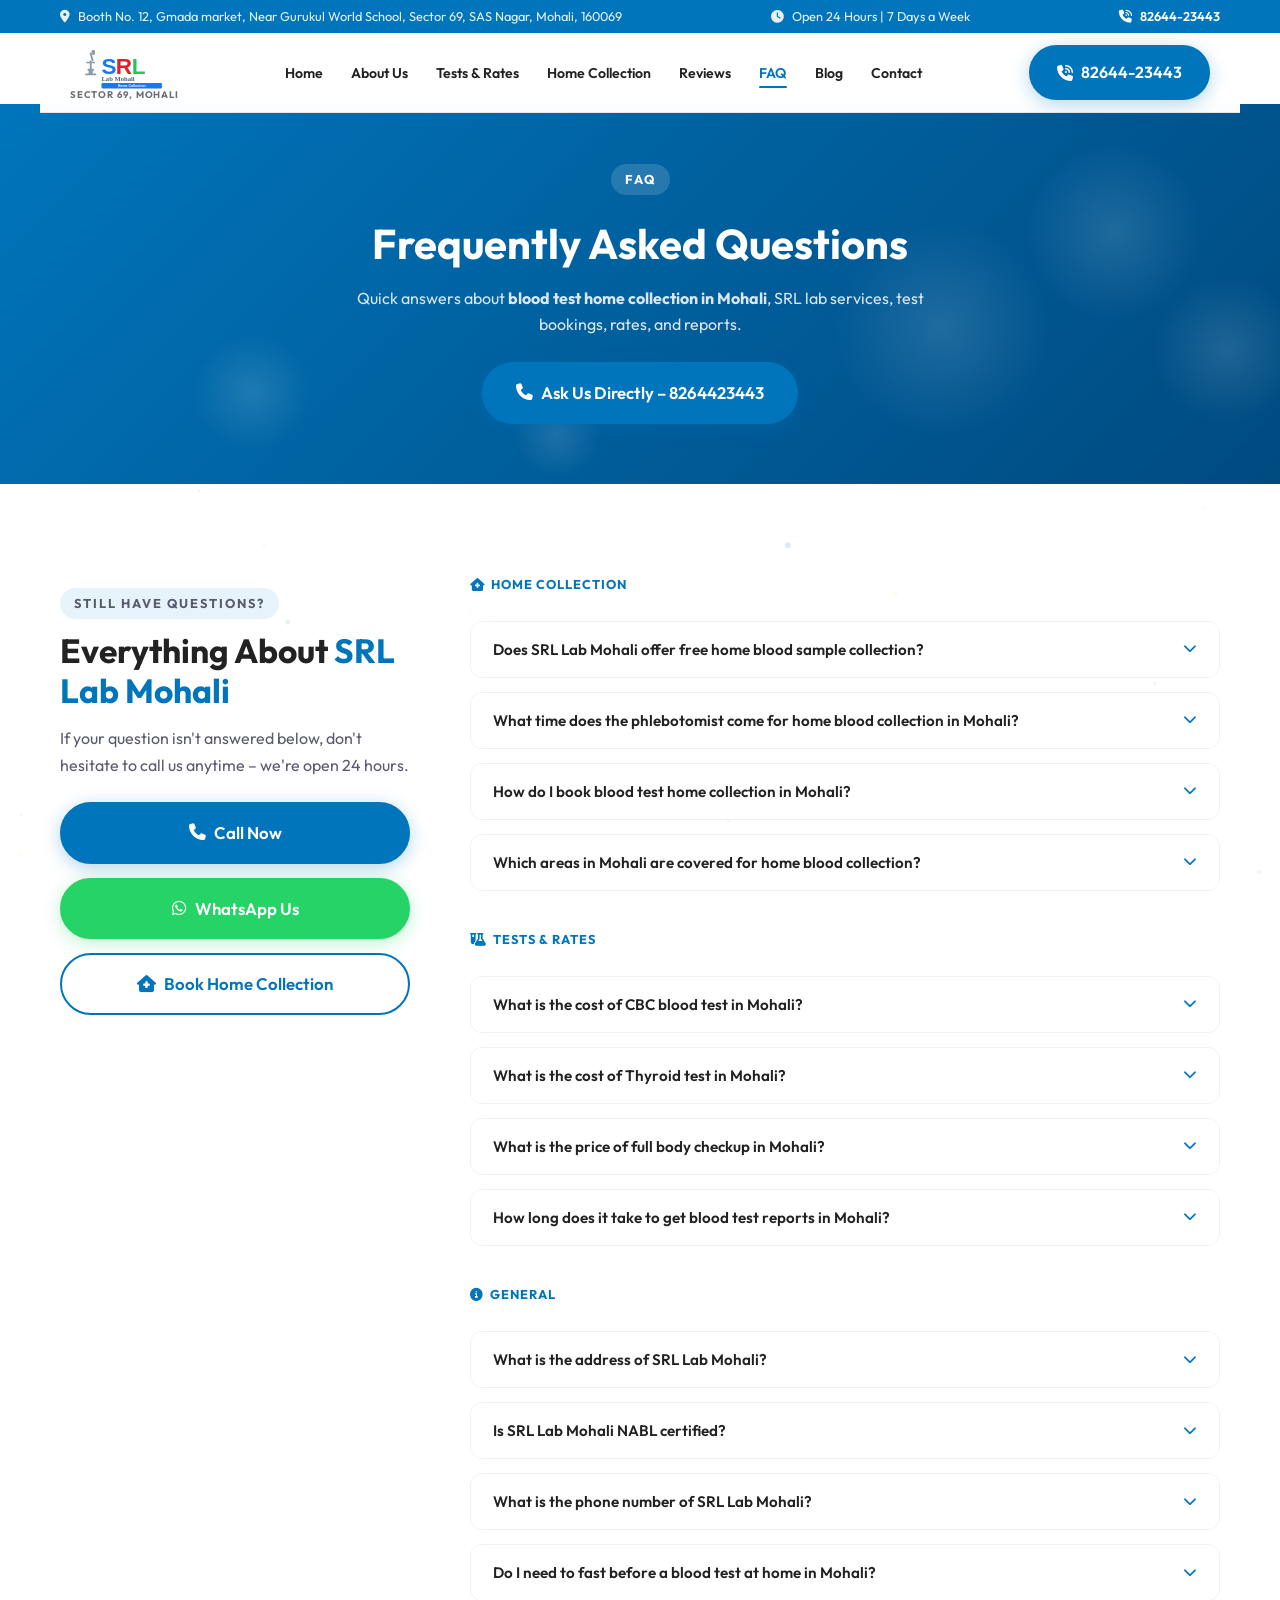
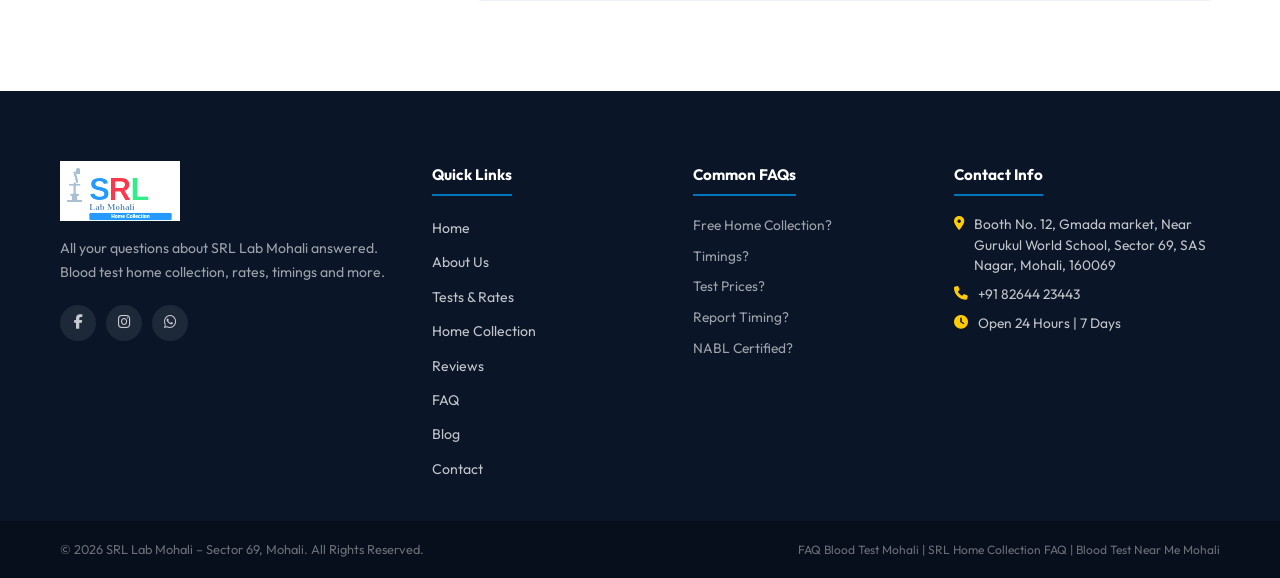
<file: faq.html>
<!DOCTYPE html>
<html lang="en">
<head>
    <meta charset="UTF-8">
    <meta name="viewport" content="width=device-width, initial-scale=1.0">
    <title>SRL Lab Mohali | Home Collection Booking & Pathology Lab in Sector 69</title>
    <meta name="description" content="Book blood test home collection in Mohali today with SRL Lab Mohali. Trusted pathology testing, complete body checkups in Sector 69, SAS Nagar, Mohali. Call 8264423443 for instant booking.">
    <meta name="keywords" content="SRL Lab Mohali, SRL Lab Mohali Home Collection Booking, pathology lab near Gurukul World School, blood test Sector 69 SAS Nagar Mohali, best blood sample collection, home collection Mohali, SRL diagnostics Mohali, full body checkup Mohali">
    <meta name="robots" content="index, follow">
    <link rel="canonical" href="https://www.srllabmohali.in/faq.html">
    <meta property="og:title" content="SRL Lab Mohali | Blood Test Home Collection in Sector 69">
    <meta property="og:description" content="SRL Lab Mohali offers the best pathology and blood test home collection services in Sector 69, SAS Nagar Mohali, Phase 8 and Kharar. Free home collection. Call 8264423443.">
    
    <link rel="preconnect" href="https://fonts.googleapis.com">
    <link rel="preconnect" href="https://fonts.gstatic.com" crossorigin>

    <link rel="stylesheet" href="assets/css/style.css">
    <link href="https://fonts.googleapis.com/css2?family=Outfit:wght@300;400;500;600;700;800&display=swap" rel="stylesheet">
    <link rel="stylesheet" href="https://cdnjs.cloudflare.com/ajax/libs/font-awesome/6.4.0/css/all.min.css">
    <script type="application/ld+json">
    {
      "@context": "https://schema.org",
      "@type": "FAQPage",
      "mainEntity": [
        {"@type":"Question","name":"Does SRL Lab Mohali offer free home blood sample collection?","acceptedAnswer":{"@type":"Answer","text":"Yes! SRL Lab Mohali Sector 69, Mohali offers free home blood sample collection for all orders worth ₹500 or above. Call 8264423443 or WhatsApp to book. We cover all sectors of Mohali (60-80), Kharar, Phase 1-11 and Chandigarh Tricity."}},
        {"@type":"Question","name":"What are the timings of SRL Lab Mohali?","acceptedAnswer":{"@type":"Answer","text":"SRL Lab Mohali Sector 69, Mohali is Open 24 Hours, 7 days a week. Home blood collection is available on request – call 8264423443 any time to schedule a slot."}},
        {"@type":"Question","name":"How do I book a blood test at home in Mohali?","acceptedAnswer":{"@type":"Answer","text":"Step 1: Call 8264423443 or WhatsApp. Step 2: Share your test name and complete address in Mohali. Step 3: A trained phlebotomist arrives at your home with sterile equipment. Reports delivered to WhatsApp/Email in 24 hours."}},
        {"@type":"Question","name":"How long does it take to get blood test reports in Mohali?","acceptedAnswer":{"@type":"Answer","text":"Most routine blood tests like CBC, Sugar, Thyroid, and Lipid Profile are available within 24 hours. Some specialized tests may take 48-72 hours. Digital reports are sent via WhatsApp and Email."}},
        {"@type":"Question","name":"What is the address of SRL Lab Mohali?","acceptedAnswer":{"@type":"Answer","text":"SRL Lab Mohali is at Booth No. 12, Gmada market, Near Gurukul World School, Sector 69, SAS Nagar, Mohali, 160069. The lab is open 24 hours."}}
      ]
    }
    </script>
<style>
@keyframes pageIn { from { opacity:0; transform:translateY(12px); } to { opacity:1; transform:translateY(0); } }
.page-exit { animation: pageOut 0.25s ease-in forwards; }
@keyframes pageOut { from { opacity:1; } to { opacity:0; transform:translateY(-6px); } }
</style>
</head>
<body>
<div class="floating-buttons" id="floatingButtons">
    <a href="tel:8264423443" class="float-btn float-call"><i class="fa-solid fa-phone"></i><span class="float-label">Call Us</span></a>
    <a href="https://wa.me/918264423443?text=Hello,%20I%20have%20a%20question%20about%20SRL%20Mohali." target="_blank" class="float-btn float-wa"><i class="fa-brands fa-whatsapp"></i><span class="float-label">WhatsApp</span></a>
</div>
<header class="header" id="header">
    <div class="header-top-bar"><div class="container htb-inner"><span><i class="fa-solid fa-location-dot"></i> Booth No. 12, Gmada market, Near Gurukul World School, Sector 69, SAS Nagar, Mohali, 160069</span><span><i class="fa-solid fa-clock"></i> Open 24 Hours | 7 Days a Week</span><a href="tel:8264423443"><i class="fa-solid fa-phone-volume"></i> 82644-23443</a></div></div>
    <div class="container header-container">
        <a href="index.html" class="logo"><img src="assets/images/srl-logo-new.svg" alt="SRL Lab Mohali" class="logo-img srl-logo-img"><div class="logo-sub">Sector 69, Mohali</div></a>
        <nav class="navbar" id="navbar"><ul class="nav-list" id="navList"><li><a href="index.html" class="nav-link">Home</a></li><li><a href="about.html" class="nav-link">About Us</a></li><li><a href="tests.html" class="nav-link">Tests & Rates</a></li><li><a href="home-collection.html" class="nav-link">Home Collection</a></li><li><a href="reviews.html" class="nav-link">Reviews</a></li><li><a href="faq.html" class="nav-link active">FAQ</a></li><li><a href="blog.html" class="nav-link">Blog</a></li><li><a href="contact.html" class="nav-link">Contact</a></li></ul></nav>
        <div class="header-actions"><a href="tel:8264423443" class="btn btn-primary btn-call"><i class="fa-solid fa-phone-volume"></i> 82644-23443</a><button class="mobile-menu-btn" id="mobileMenuBtn"><i class="fa-solid fa-bars"></i></button></div>
    </div>
</header>

<main style="margin-top:104px;">
<section style="background:linear-gradient(135deg,#0075BB,#004a80);padding:60px 0;color:#fff;text-align:center;">
    <div class="container">
        <p class="section-tag" style="color:#fff;background:rgba(255,255,255,0.15);">FAQ</p>
        <h1 style="font-size:2.6rem;color:#fff;margin:12px 0 16px;">Frequently Asked Questions</h1>
        <p style="color:rgba(255,255,255,0.85);max-width:600px;margin:0 auto 24px;">Quick answers about <strong>blood test home collection in Mohali</strong>, SRL lab services, test bookings, rates, and reports.</p>
        <a href="tel:8264423443" class="btn btn-primary btn-lg pulse-btn"><i class="fa-solid fa-phone"></i> Ask Us Directly – 8264423443</a>
    </div>
</section>

<section class="py-section">
    <div class="container">
        <div class="faq-grid">
            <div class="faq-header-col reveal-left">
                <p class="section-tag">Still Have Questions?</p>
                <h2 class="section-title">Everything About <span class="text-blue">SRL Lab Mohali</span></h2>
                <p>If your question isn't answered below, don't hesitate to call us anytime – we're open 24 hours.</p>
                <div style="display:flex;flex-direction:column;gap:14px;margin-top:24px;">
                    <a href="tel:8264423443" class="btn btn-primary btn-lg"><i class="fa-solid fa-phone"></i> Call Now</a>
                    <a href="https://wa.me/918264423443?text=Hello,%20I%20have%20a%20question." target="_blank" class="btn btn-success btn-lg"><i class="fa-brands fa-whatsapp"></i> WhatsApp Us</a>
                    <a href="home-collection.html" class="btn btn-outline-primary btn-lg"><i class="fa-solid fa-house-medical"></i> Book Home Collection</a>
                </div>
            </div>
            <div class="faq-list-col">
                <!-- HOME COLLECTION FAQs -->
                <p style="color:var(--blue);font-weight:700;text-transform:uppercase;letter-spacing:1px;font-size:0.8rem;margin-bottom:12px;"><i class="fa-solid fa-house-medical" style="margin-right:6px;"></i>Home Collection</p>
                <div class="faq-item reveal-up" style="--delay:0.1s"><button class="faq-q" aria-expanded="false"><span>Does SRL Lab Mohali offer free home blood sample collection?</span><i class="fa-solid fa-chevron-down faq-icon"></i></button><div class="faq-a"><p>Yes! SRL Lab Mohali – Sector 69, Mohali provides <strong>free home blood sample collection</strong> for all orders above ₹500, across all sectors of Mohali (Sector 60–80), Kharar, Phase 1–11, and Chandigarh Tricity. For orders below ₹500, a small convenience fee of ₹50–100 may apply. Call <a href="tel:8264423443">8264423443</a> to book.</p></div></div>
                <div class="faq-item reveal-up" style="--delay:0.15s"><button class="faq-q" aria-expanded="false"><span>What time does the phlebotomist come for home blood collection in Mohali?</span><i class="fa-solid fa-chevron-down faq-icon"></i></button><div class="faq-a"><p>Our lab is <strong>Open 24 Hours</strong>. For home collection, slots are available anytime – you can choose early morning (from 6 AM) which is ideal for fasting tests (sugar, lipid, thyroid). Call us anytime at 8264423443 to schedule your preferred slot.</p></div></div>
                <div class="faq-item reveal-up" style="--delay:0.2s"><button class="faq-q" aria-expanded="false"><span>How do I book blood test home collection in Mohali?</span><i class="fa-solid fa-chevron-down faq-icon"></i></button><div class="faq-a"><p><strong>Step 1:</strong> Call <a href="tel:8264423443">8264423443</a> or send a WhatsApp message. <strong>Step 2:</strong> Share your name, address in Mohali, and the test(s) you need. <strong>Step 3:</strong> We confirm your slot. A certified phlebotomist arrives with sterile equipment. <strong>Step 4:</strong> Digital reports on WhatsApp/Email in 24 hours.</p></div></div>
                <div class="faq-item reveal-up" style="--delay:0.25s"><button class="faq-q" aria-expanded="false"><span>Which areas in Mohali are covered for home blood collection?</span><i class="fa-solid fa-chevron-down faq-icon"></i></button><div class="faq-a"><p>We cover <strong>Sector 60, 61, 62, 63, 64, 65, 66, 67, 68, 69, 70, 71, 75, 76, 77, 78, 79, 80</strong>, all Phases (1–11), Kharar, Mohali Hills, Aerocity, and Chandigarh. Not sure? Call us and we'll confirm immediately.</p></div></div>

                <!-- TESTS & RATES FAQs -->
                <p style="color:var(--blue);font-weight:700;text-transform:uppercase;letter-spacing:1px;font-size:0.8rem;margin:24px 0 12px;"><i class="fa-solid fa-flask-vial" style="margin-right:6px;"></i>Tests & Rates</p>
                <div class="faq-item reveal-up" style="--delay:0.1s"><button class="faq-q" aria-expanded="false"><span>What is the cost of CBC blood test in Mohali?</span><i class="fa-solid fa-chevron-down faq-icon"></i></button><div class="faq-a"><p>Complete Blood Count (CBC) at SRL Lab Mohali costs <strong>₹250</strong>. With home collection (on orders above ₹500) the sample is collected at your door. Results in 24 hours. Call 8264423443 to book.</p></div></div>
                <div class="faq-item reveal-up" style="--delay:0.15s"><button class="faq-q" aria-expanded="false"><span>What is the cost of Thyroid test in Mohali?</span><i class="fa-solid fa-chevron-down faq-icon"></i></button><div class="faq-a"><p>TSH (single test) at SRL Lab Mohali costs <strong>₹220</strong>. Full Thyroid Panel (Free T3, Free T4, TSH) costs <strong>₹750</strong>. Home collection is available. Fasting is not required for thyroid tests. Call 8264423443 to book.</p></div></div>
                <div class="faq-item reveal-up" style="--delay:0.2s"><button class="faq-q" aria-expanded="false"><span>What is the price of full body checkup in Mohali?</span><i class="fa-solid fa-chevron-down faq-icon"></i></button><div class="faq-a"><p>SRL Lab offers full body checkup packages starting from <strong>₹399</strong> (Active Mini – 5 parameters) to <strong>₹6,699</strong> (Premium – 107 parameters). The most popular package for Mohali patients is the <strong>Complete Care Active Pro Basic at ₹1,199</strong> covering 63 parameters including sugar, thyroid, CBC, kidney, and liver. View the <a href="tests.html">full price list here</a>.</p></div></div>
                <div class="faq-item reveal-up" style="--delay:0.25s"><button class="faq-q" aria-expanded="false"><span>How long does it take to get blood test reports in Mohali?</span><i class="fa-solid fa-chevron-down faq-icon"></i></button><div class="faq-a"><p>Most routine tests (CBC, Sugar, TSH, Lipid) are available within <strong>24 hours</strong>. Special tests (Vitamin D, Hormones, Culture) may take 48–72 hours. Digital reports are delivered on <strong>WhatsApp and Email</strong> so you can view and share them instantly.</p></div></div>

                <!-- GENERAL FAQs -->
                <p style="color:var(--blue);font-weight:700;text-transform:uppercase;letter-spacing:1px;font-size:0.8rem;margin:24px 0 12px;"><i class="fa-solid fa-circle-info" style="margin-right:6px;"></i>General</p>
                <div class="faq-item reveal-up" style="--delay:0.1s"><button class="faq-q" aria-expanded="false"><span>What is the address of SRL Lab Mohali?</span><i class="fa-solid fa-chevron-down faq-icon"></i></button><div class="faq-a"><p>Address: <strong>Booth No. 12, Gmada market, Near Gurukul World School, Sector 69, SAS Nagar, Mohali, 160069</strong>. The lab is open 24 hours a day, 7 days a week.</p></div></div>
                <div class="faq-item reveal-up" style="--delay:0.15s"><button class="faq-q" aria-expanded="false"><span>Is SRL Lab Mohali NABL certified?</span><i class="fa-solid fa-chevron-down faq-icon"></i></button><div class="faq-a"><p>Yes! SRL Lab (formerly Agilus Diagnostics) is a NABL-accredited national diagnostic chain. Your samples collected in Mohali are sent to the certified central SRL lab in Chandigarh for processing, ensuring highest accuracy and quality control.</p></div></div>
                <div class="faq-item reveal-up" style="--delay:0.2s"><button class="faq-q" aria-expanded="false"><span>What is the phone number of SRL Lab Mohali?</span><i class="fa-solid fa-chevron-down faq-icon"></i></button><div class="faq-a"><p>You can reach SRL Lab Mohali Sector 69, Mohali at <strong><a href="tel:8264423443">+91 82644 23443</a></strong>. You can also WhatsApp at the same number. We are available 24 hours a day.</p></div></div>
                <div class="faq-item reveal-up" style="--delay:0.25s"><button class="faq-q" aria-expanded="false"><span>Do I need to fast before a blood test at home in Mohali?</span><i class="fa-solid fa-chevron-down faq-icon"></i></button><div class="faq-a"><p>Fasting (10–12 hours) is required for: <strong>Blood Sugar (Fasting), Lipid Profile, Full Body Checkup packages</strong>. <strong>No fasting needed</strong> for: CBC, TSH, CRP, Dengue, Urine, Vitamin D, Vitamin B12, and most infection tests. If unsure, call us before your appointment.</p></div></div>
            </div>
        </div>
    </div>
</section>
</main>

<footer class="footer">
    <div class="footer-main"><div class="container footer-grid">
        <div class="footer-brand"><img src="assets/images/srl-logo-new.svg" alt="SRL FAQ Mohali" class="footer-logo srl-logo-img"><p class="footer-tagline">All your questions about SRL Lab Mohali answered. Blood test home collection, rates, timings and more.</p><div class="social-links"><a href="https://www.facebook.com/SRLLABMOHALI/" target="_blank"><i class="fa-brands fa-facebook-f"></i></a><a href="https://www.instagram.com/reel/DR4wgQ0klbr/" target="_blank"><i class="fa-brands fa-instagram"></i></a><a href="https://wa.me/918264423443" target="_blank"><i class="fa-brands fa-whatsapp"></i></a></div></div>
        <div class="footer-links"><h4>Quick Links</h4><ul><li><a href="index.html">Home</a></li><li><a href="about.html">About Us</a></li><li><a href="tests.html">Tests & Rates</a></li><li><a href="home-collection.html">Home Collection</a></li><li><a href="reviews.html">Reviews</a></li><li><a href="faq.html">FAQ</a></li><li><a href="blog.html">Blog</a></li><li><a href="contact.html">Contact</a></li></ul></div>
        <div class="footer-services"><h4>Common FAQs</h4><ul><li><a href="faq.html#home">Free Home Collection?</a></li><li><a href="faq.html#timing">Timings?</a></li><li><a href="faq.html#rates">Test Prices?</a></li><li><a href="faq.html#reports">Report Timing?</a></li><li><a href="faq.html#nabl">NABL Certified?</a></li></ul></div>
        <div class="footer-contact-info"><h4>Contact Info</h4><ul><li><i class="fa-solid fa-location-dot"></i> Booth No. 12, Gmada market, Near Gurukul World School, Sector 69, SAS Nagar, Mohali, 160069</li><li><i class="fa-solid fa-phone"></i> <a href="tel:8264423443">+91 82644 23443</a></li><li><i class="fa-solid fa-clock"></i> Open 24 Hours | 7 Days</li></ul></div>
    </div></div>
    <div class="footer-bottom"><div class="container footer-bottom-inner"><p>&copy; 2026 SRL Lab Mohali – Sector 69, Mohali. All Rights Reserved.</p><p class="footer-keywords">FAQ Blood Test Mohali | SRL Home Collection FAQ | Blood Test Near Me Mohali</p></div></div>
</footer>
<script src="assets/js/script.js" defer></script>
</body>
</html>
</file>
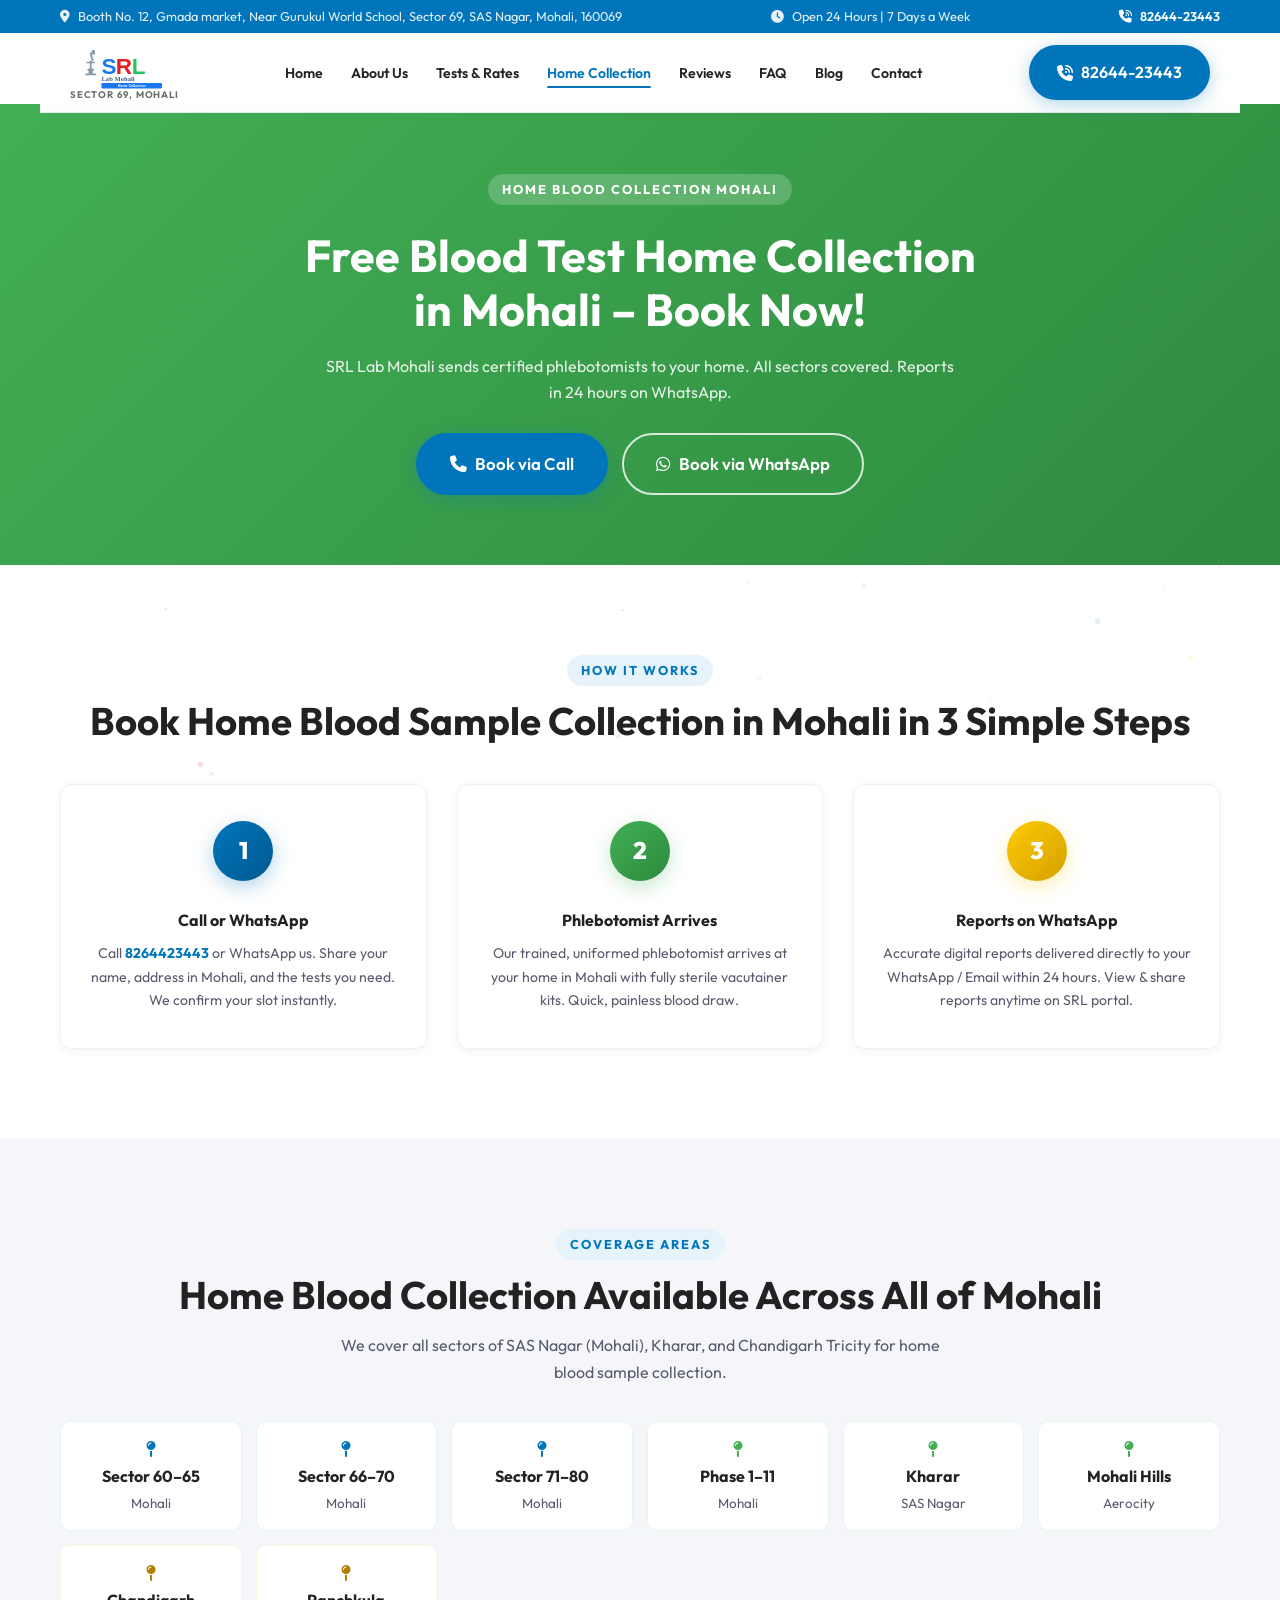
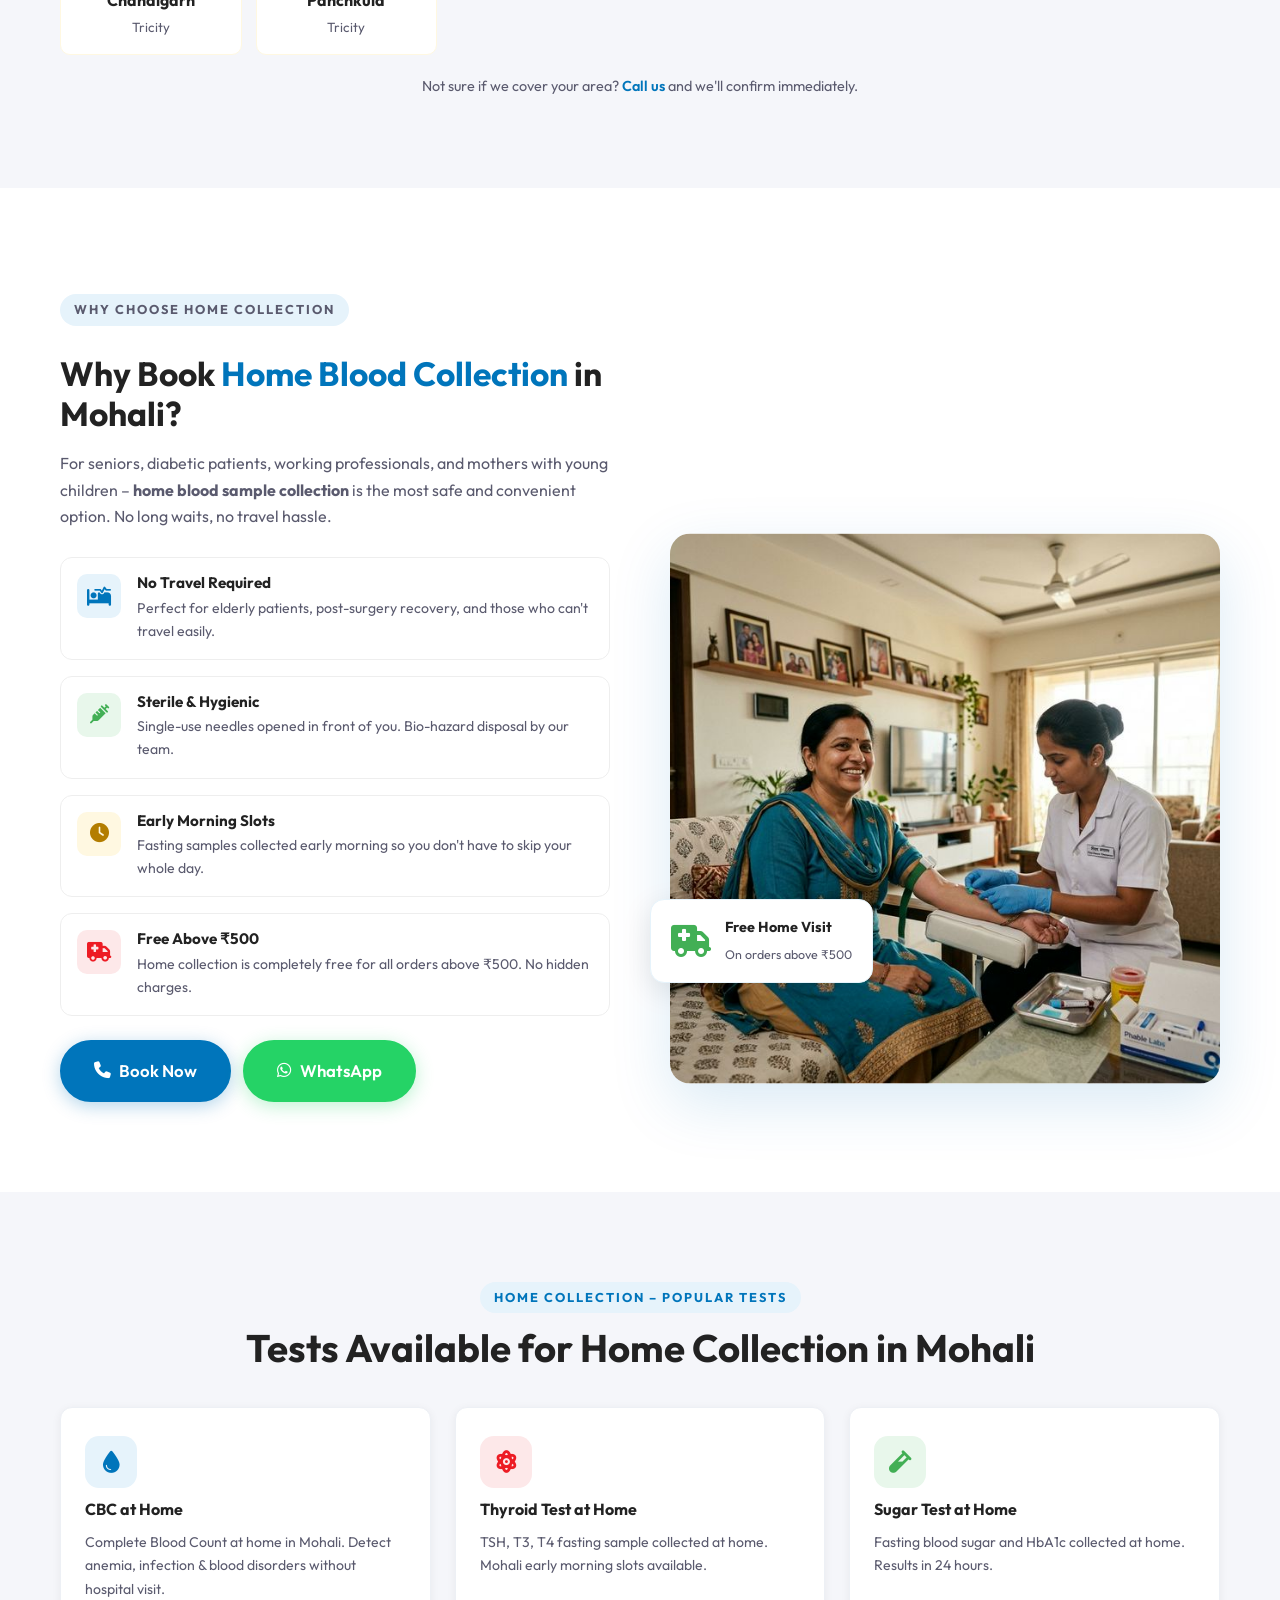
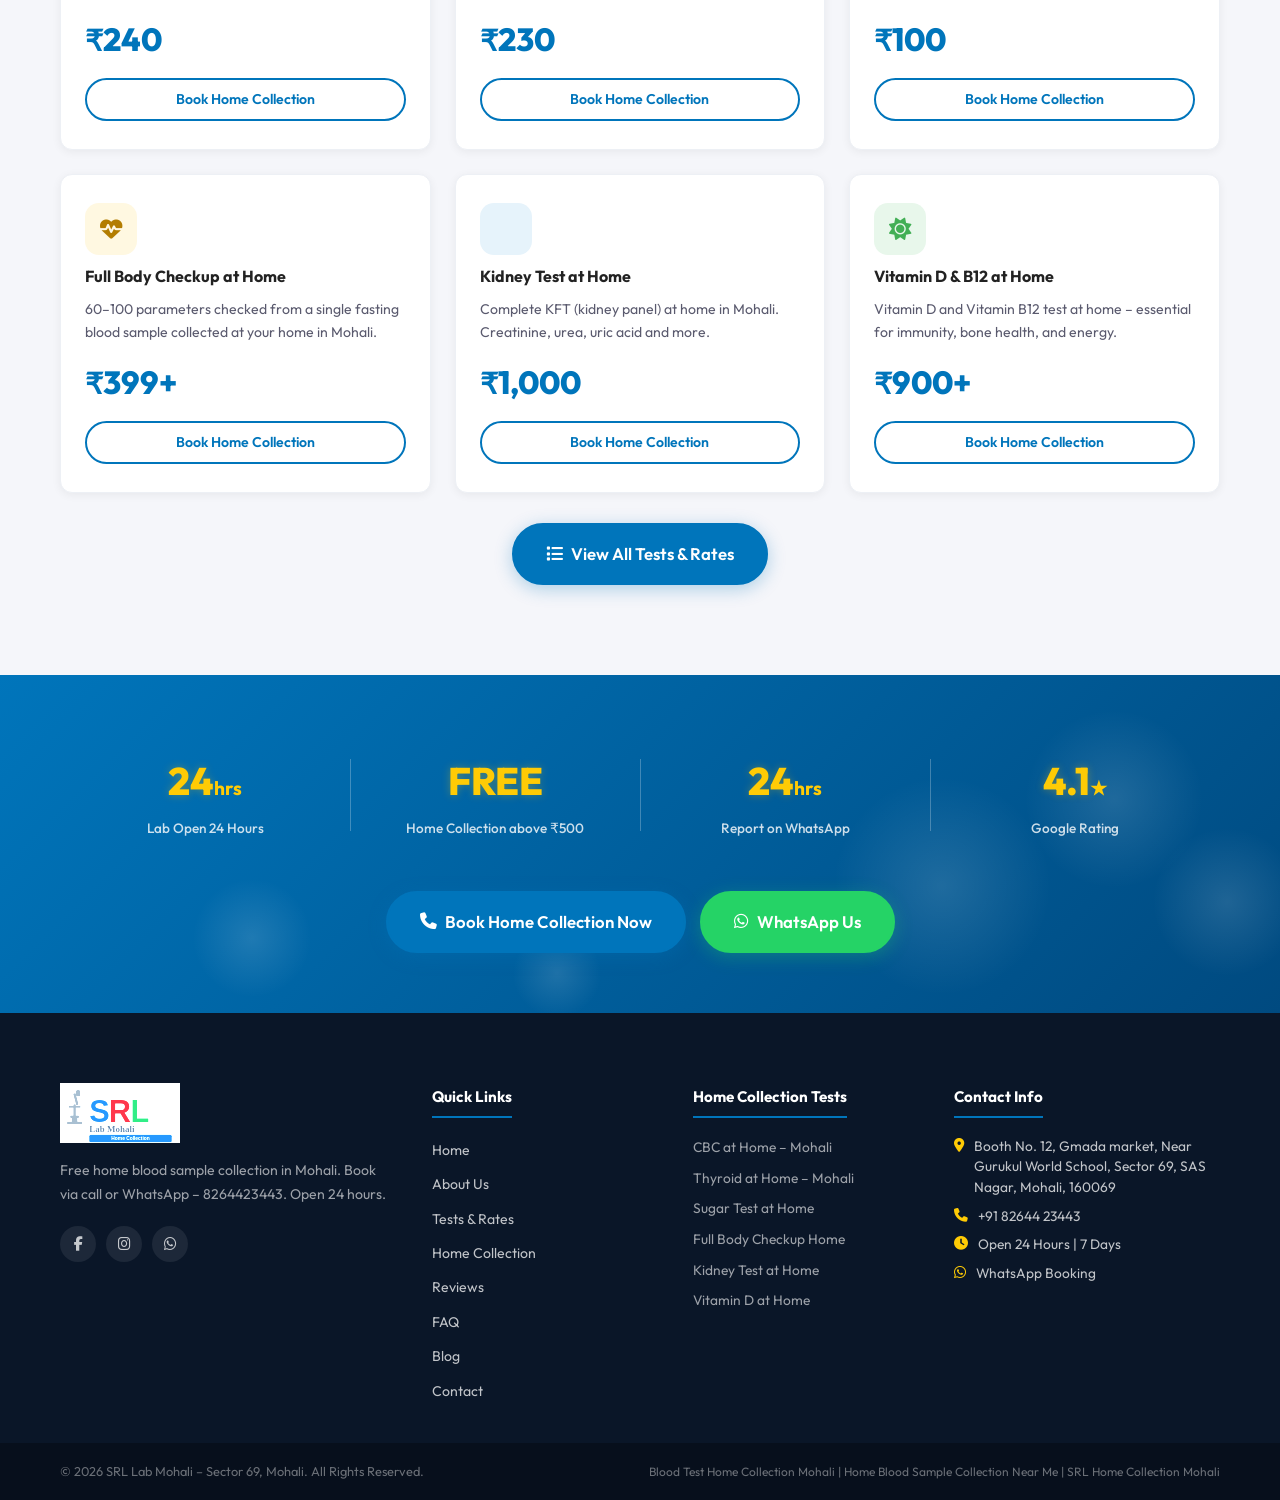
<file: home-collection.html>
<!DOCTYPE html>
<html lang="en">
<head>
    <meta charset="UTF-8">
    <meta name="viewport" content="width=device-width, initial-scale=1.0">
    <title>SRL Lab Mohali | Home Collection Booking & Pathology Lab in Sector 69</title>
    <meta name="description" content="Book blood test home collection in Mohali today with SRL Lab Mohali. Trusted pathology testing, complete body checkups in Sector 69, SAS Nagar, Mohali. Call 8264423443 for instant booking.">
    <meta name="keywords" content="SRL Lab Mohali, SRL Lab Mohali Home Collection Booking, pathology lab near Gurukul World School, blood test Sector 69 SAS Nagar Mohali, best blood sample collection, home collection Mohali, SRL diagnostics Mohali, full body checkup Mohali">
    <meta name="robots" content="index, follow">
    <link rel="canonical" href="https://www.srllabmohali.in/home-collection.html">
    <meta property="og:title" content="SRL Lab Mohali | Blood Test Home Collection in Sector 69">
    <meta property="og:description" content="SRL Lab Mohali offers the best pathology and blood test home collection services in Sector 69, SAS Nagar Mohali. Free home collection. Call 8264423443.">
    <meta property="og:type" content="website">
    
    <link rel="preconnect" href="https://fonts.googleapis.com">
    <link rel="preconnect" href="https://fonts.gstatic.com" crossorigin>
    
    <link rel="stylesheet" href="assets/css/style.css">
    <link href="https://fonts.googleapis.com/css2?family=Outfit:wght@300;400;500;600;700;800&display=swap" rel="stylesheet">
    <link rel="stylesheet" href="https://cdnjs.cloudflare.com/ajax/libs/font-awesome/6.4.0/css/all.min.css">
    <script type="application/ld+json">
    {
      "@context": "https://schema.org",
      "@type": "Service",
      "serviceType": "Blood Test Home Collection",
      "name": "Home Blood Sample Collection in Mohali",
      "provider": {"@type":"MedicalClinic","name":"SRL Lab Mohali - Sector 69, Mohali","telephone":"+918264423443"},
      "areaServed": {"@type":"City","name":"Mohali, Punjab"},
      "description": "Free home blood sample collection in Mohali by certified phlebotomists. All sectors covered. Reports in 24 hours."
    }
    </script>
<style>
@keyframes pageIn { from { opacity:0; transform:translateY(12px); } to { opacity:1; transform:translateY(0); } }
.page-exit { animation: pageOut 0.25s ease-in forwards; }
@keyframes pageOut { from { opacity:1; } to { opacity:0; transform:translateY(-6px); } }
</style>
</head>
<body>
<div class="floating-buttons" id="floatingButtons">
    <a href="tel:8264423443" class="float-btn float-call"><i class="fa-solid fa-phone"></i><span class="float-label">Call Us</span></a>
    <a href="https://wa.me/918264423443?text=Hello,%20I%20want%20to%20book%20blood%20test%20home%20collection%20in%20Mohali." target="_blank" class="float-btn float-wa"><i class="fa-brands fa-whatsapp"></i><span class="float-label">WhatsApp</span></a>
</div>
<header class="header" id="header">
    <div class="header-top-bar"><div class="container htb-inner"><span><i class="fa-solid fa-location-dot"></i> Booth No. 12, Gmada market, Near Gurukul World School, Sector 69, SAS Nagar, Mohali, 160069</span><span><i class="fa-solid fa-clock"></i> Open 24 Hours | 7 Days a Week</span><a href="tel:8264423443"><i class="fa-solid fa-phone-volume"></i> 82644-23443</a></div></div>
    <div class="container header-container">
        <a href="index.html" class="logo"><img src="assets/images/srl-logo-new.svg" alt="SRL Lab Mohali" class="logo-img srl-logo-img"><div class="logo-sub">Sector 69, Mohali</div></a>
        <nav class="navbar" id="navbar"><ul class="nav-list" id="navList"><li><a href="index.html" class="nav-link">Home</a></li><li><a href="about.html" class="nav-link">About Us</a></li><li><a href="tests.html" class="nav-link">Tests & Rates</a></li><li><a href="home-collection.html" class="nav-link active">Home Collection</a></li><li><a href="reviews.html" class="nav-link">Reviews</a></li><li><a href="faq.html" class="nav-link">FAQ</a></li><li><a href="blog.html" class="nav-link">Blog</a></li><li><a href="contact.html" class="nav-link">Contact</a></li></ul></nav>
        <div class="header-actions"><a href="tel:8264423443" class="btn btn-primary btn-call"><i class="fa-solid fa-phone-volume"></i> 82644-23443</a><button class="mobile-menu-btn" id="mobileMenuBtn"><i class="fa-solid fa-bars"></i></button></div>
    </div>
</header>

<main style="margin-top:104px;">

<!-- PAGE HERO -->
<section style="background:linear-gradient(135deg,#42AF55 0%,#2e8a3e 100%);padding:70px 0;color:#fff;">
    <div class="container" style="text-align:center;">
        <p class="section-tag" style="color:#fff;background:rgba(255,255,255,0.2);">Home Blood Collection Mohali</p>
        <h1 style="font-size:2.8rem;color:#fff;margin:12px 0 16px;">Free Blood Test Home Collection<br>in Mohali – Book Now!</h1>
        <p style="color:rgba(255,255,255,0.88);max-width:640px;margin:0 auto 28px;">SRL Lab Mohali sends certified phlebotomists to your home. All sectors covered. Reports in 24 hours on WhatsApp.</p>
        <div style="display:flex;gap:14px;justify-content:center;flex-wrap:wrap;">
            <a href="tel:8264423443" class="btn btn-primary btn-lg pulse-btn"><i class="fa-solid fa-phone"></i> Book via Call</a>
            <a href="https://wa.me/918264423443?text=Hello,%20I%20want%20to%20book%20home%20blood%20collection%20in%20Mohali." target="_blank" class="btn btn-outline-white btn-lg"><i class="fa-brands fa-whatsapp"></i> Book via WhatsApp</a>
        </div>
    </div>
</section>

<!-- HOW IT WORKS -->
<section class="py-section">
    <div class="container">
        <div class="section-header text-center reveal-up">
            <p class="section-tag">How It Works</p>
            <h2 class="section-title">Book Home Blood Sample Collection in Mohali in 3 Simple Steps</h2>
        </div>
        <div style="display:grid;grid-template-columns:repeat(3,1fr);gap:30px;margin-top:40px;" class="hc-steps-grid">
            <div class="service-card reveal-up" style="--delay:0.1s;text-align:center;padding:36px 24px;">
                <div style="width:60px;height:60px;border-radius:50%;background:linear-gradient(135deg,var(--blue),var(--blue-dark));color:#fff;font-size:1.5rem;font-weight:800;display:flex;align-items:center;justify-content:center;margin:0 auto 18px;box-shadow:0 6px 20px rgba(0,117,187,0.3);">1</div>
                <h4>Call or WhatsApp</h4>
                <p>Call <a href="tel:8264423443" style="color:var(--blue);font-weight:700;">8264423443</a> or WhatsApp us. Share your name, address in Mohali, and the tests you need. We confirm your slot instantly.</p>
            </div>
            <div class="service-card reveal-up" style="--delay:0.2s;text-align:center;padding:36px 24px;">
                <div style="width:60px;height:60px;border-radius:50%;background:linear-gradient(135deg,var(--green),var(--green-dark));color:#fff;font-size:1.5rem;font-weight:800;display:flex;align-items:center;justify-content:center;margin:0 auto 18px;box-shadow:0 6px 20px rgba(66,175,85,0.3);">2</div>
                <h4>Phlebotomist Arrives</h4>
                <p>Our trained, uniformed phlebotomist arrives at your home in Mohali with fully sterile vacutainer kits. Quick, painless blood draw.</p>
            </div>
            <div class="service-card reveal-up" style="--delay:0.3s;text-align:center;padding:36px 24px;">
                <div style="width:60px;height:60px;border-radius:50%;background:linear-gradient(135deg,var(--yellow),#d4a000);color:#fff;font-size:1.5rem;font-weight:800;display:flex;align-items:center;justify-content:center;margin:0 auto 18px;box-shadow:0 6px 20px rgba(255,203,5,0.3);">3</div>
                <h4>Reports on WhatsApp</h4>
                <p>Accurate digital reports delivered directly to your WhatsApp / Email within 24 hours. View & share reports anytime on SRL portal.</p>
            </div>
        </div>
    </div>
</section>

<!-- COVERAGE AREAS -->
<section class="py-section bg-light">
    <div class="container">
        <div class="section-header text-center reveal-up">
            <p class="section-tag">Coverage Areas</p>
            <h2 class="section-title">Home Blood Collection Available Across All of Mohali</h2>
            <p class="section-desc">We cover all sectors of SAS Nagar (Mohali), Kharar, and Chandigarh Tricity for home blood sample collection.</p>
        </div>
        <div style="display:grid;grid-template-columns:repeat(auto-fill,minmax(160px,1fr));gap:14px;margin-top:36px;">
            <!-- Coverage area tags -->
            <div style="background:var(--white);border:1.5px solid var(--blue-light);border-radius:10px;padding:14px;text-align:center;transition:var(--transition);" class="reveal-up area-card" style="--delay:0.1s">
                <i class="fa-solid fa-map-pin" style="color:var(--blue);margin-bottom:6px;"></i>
                <div style="font-weight:700;color:var(--text);">Sector 60–65</div>
                <small style="color:var(--text-muted);">Mohali</small>
            </div>
            <div style="background:var(--white);border:1.5px solid var(--blue-light);border-radius:10px;padding:14px;text-align:center;" class="reveal-up area-card">
                <i class="fa-solid fa-map-pin" style="color:var(--blue);margin-bottom:6px;"></i>
                <div style="font-weight:700;color:var(--text);">Sector 66–70</div>
                <small style="color:var(--text-muted);">Mohali</small>
            </div>
            <div style="background:var(--white);border:1.5px solid var(--blue-light);border-radius:10px;padding:14px;text-align:center;" class="reveal-up area-card">
                <i class="fa-solid fa-map-pin" style="color:var(--blue);margin-bottom:6px;"></i>
                <div style="font-weight:700;color:var(--text);">Sector 71–80</div>
                <small style="color:var(--text-muted);">Mohali</small>
            </div>
            <div style="background:var(--white);border:1.5px solid var(--green-light);border-radius:10px;padding:14px;text-align:center;" class="reveal-up area-card">
                <i class="fa-solid fa-map-pin" style="color:var(--green);margin-bottom:6px;"></i>
                <div style="font-weight:700;color:var(--text);">Phase 1–11</div>
                <small style="color:var(--text-muted);">Mohali</small>
            </div>
            <div style="background:var(--white);border:1.5px solid var(--green-light);border-radius:10px;padding:14px;text-align:center;" class="reveal-up area-card">
                <i class="fa-solid fa-map-pin" style="color:var(--green);margin-bottom:6px;"></i>
                <div style="font-weight:700;color:var(--text);">Kharar</div>
                <small style="color:var(--text-muted);">SAS Nagar</small>
            </div>
            <div style="background:var(--white);border:1.5px solid var(--green-light);border-radius:10px;padding:14px;text-align:center;" class="reveal-up area-card">
                <i class="fa-solid fa-map-pin" style="color:var(--green);margin-bottom:6px;"></i>
                <div style="font-weight:700;color:var(--text);">Mohali Hills</div>
                <small style="color:var(--text-muted);">Aerocity</small>
            </div>
            <div style="background:var(--white);border:1.5px solid var(--yellow-light);border-radius:10px;padding:14px;text-align:center;" class="reveal-up area-card">
                <i class="fa-solid fa-map-pin" style="color:#b37d00;margin-bottom:6px;"></i>
                <div style="font-weight:700;color:var(--text);">Chandigarh</div>
                <small style="color:var(--text-muted);">Tricity</small>
            </div>
            <div style="background:var(--white);border:1.5px solid var(--yellow-light);border-radius:10px;padding:14px;text-align:center;" class="reveal-up area-card">
                <i class="fa-solid fa-map-pin" style="color:#b37d00;margin-bottom:6px;"></i>
                <div style="font-weight:700;color:var(--text);">Panchkula</div>
                <small style="color:var(--text-muted);">Tricity</small>
            </div>
        </div>
        <p style="text-align:center;margin-top:20px;color:var(--text-muted);font-size:0.9rem;">Not sure if we cover your area? <a href="tel:8264423443" style="color:var(--blue);font-weight:600;">Call us</a> and we'll confirm immediately.</p>
    </div>
</section>

<!-- WHY HOME COLLECTION -->
<section class="py-section">
    <div class="container">
        <div class="hc-grid">
            <div class="hc-content reveal-left">
                <p class="section-tag">Why Choose Home Collection</p>
                <h2 class="section-title">Why Book <span class="text-blue">Home Blood Collection</span> in Mohali?</h2>
                <p>For seniors, diabetic patients, working professionals, and mothers with young children – <strong>home blood sample collection</strong> is the most safe and convenient option. No long waits, no travel hassle.</p>
                <div style="display:flex;flex-direction:column;gap:16px;margin:24px 0;">
                    <div class="fact-item"><div class="fact-icon"><i class="fa-solid fa-bed-pulse"></i></div><div><h5>No Travel Required</h5><p>Perfect for elderly patients, post-surgery recovery, and those who can't travel easily.</p></div></div>
                    <div class="fact-item"><div class="fact-icon green" style="background:var(--green-light);color:var(--green)"><i class="fa-solid fa-syringe"></i></div><div><h5>Sterile & Hygienic</h5><p>Single-use needles opened in front of you. Bio-hazard disposal by our team.</p></div></div>
                    <div class="fact-item"><div class="fact-icon" style="background:var(--yellow-light);color:#b37d00"><i class="fa-solid fa-clock"></i></div><div><h5>Early Morning Slots</h5><p>Fasting samples collected early morning so you don't have to skip your whole day.</p></div></div>
                    <div class="fact-item"><div class="fact-icon" style="background:var(--red-light);color:var(--red)"><i class="fa-solid fa-truck-medical"></i></div><div><h5>Free Above ₹500</h5><p>Home collection is completely free for all orders above ₹500. No hidden charges.</p></div></div>
                </div>
                <div style="display:flex;gap:12px;flex-wrap:wrap;">
                    <a href="tel:8264423443" class="btn btn-primary btn-lg"><i class="fa-solid fa-phone"></i> Book Now</a>
                    <a href="https://wa.me/918264423443?text=Hello,%20I%20want%20to%20book%20home%20blood%20collection%20in%20Mohali." target="_blank" class="btn btn-success btn-lg"><i class="fa-brands fa-whatsapp"></i> WhatsApp</a>
                </div>
            </div>
            <div class="hc-img-col reveal-right">
                <img src="assets/images/slider-1.png" alt="SRL home blood collection in Mohali – phlebotomist collecting blood sample at home from senior citizen" class="hc-img" loading="lazy">
                <div class="hc-float-card"><i class="fa-solid fa-truck-medical"></i><div><strong>Free Home Visit</strong><span>On orders above ₹500</span></div></div>
            </div>
        </div>
    </div>
</section>

<!-- LOCAL SEO CONTENT BLOCK -->
<section class="py-section bg-light">
    <div class="container">
        <div class="section-header text-center reveal-up">
            <p class="section-tag">Home Collection – Popular Tests</p>
            <h2 class="section-title">Tests Available for Home Collection in Mohali</h2>
        </div>
        <div class="services-grid" style="margin-top:36px;">
            <div class="service-card reveal-up" style="--delay:0.1s"><div class="sc-icon-wrap"><i class="fa-solid fa-droplet"></i></div><h4>CBC at Home</h4><p>Complete Blood Count at home in Mohali. Detect anemia, infection & blood disorders without hospital visit.</p><div class="price">₹<span>240</span></div><a href="tel:8264423443" class="btn btn-outline-primary btn-sm">Book Home Collection</a></div>
            <div class="service-card reveal-up" style="--delay:0.2s"><div class="sc-icon-wrap red"><i class="fa-solid fa-atom"></i></div><h4>Thyroid Test at Home</h4><p>TSH, T3, T4 fasting sample collected at home. Mohali early morning slots available.</p><div class="price">₹<span>230</span></div><a href="tel:8264423443" class="btn btn-outline-primary btn-sm">Book Home Collection</a></div>
            <div class="service-card reveal-up" style="--delay:0.3s"><div class="sc-icon-wrap green"><i class="fa-solid fa-vial"></i></div><h4>Sugar Test at Home</h4><p>Fasting blood sugar and HbA1c collected at home. Results in 24 hours.</p><div class="price">₹<span>100</span></div><a href="tel:8264423443" class="btn btn-outline-primary btn-sm">Book Home Collection</a></div>
            <div class="service-card reveal-up" style="--delay:0.1s"><div class="sc-icon-wrap yellow"><i class="fa-solid fa-heart-pulse"></i></div><h4>Full Body Checkup at Home</h4><p>60–100 parameters checked from a single fasting blood sample collected at your home in Mohali.</p><div class="price">₹<span>399+</span></div><a href="tel:8264423443" class="btn btn-outline-primary btn-sm">Book Home Collection</a></div>
            <div class="service-card reveal-up" style="--delay:0.2s"><div class="sc-icon-wrap"><i class="fa-solid fa-kidneys"></i></div><h4>Kidney Test at Home</h4><p>Complete KFT (kidney panel) at home in Mohali. Creatinine, urea, uric acid and more.</p><div class="price">₹<span>1,000</span></div><a href="tel:8264423443" class="btn btn-outline-primary btn-sm">Book Home Collection</a></div>
            <div class="service-card reveal-up" style="--delay:0.3s"><div class="sc-icon-wrap green"><i class="fa-solid fa-sun"></i></div><h4>Vitamin D & B12 at Home</h4><p>Vitamin D and Vitamin B12 test at home – essential for immunity, bone health, and energy.</p><div class="price">₹<span>900+</span></div><a href="tel:8264423443" class="btn btn-outline-primary btn-sm">Book Home Collection</a></div>
        </div>
        <div style="text-align:center;margin-top:30px;"><a href="tests.html" class="btn btn-primary btn-lg reveal-up"><i class="fa-solid fa-list"></i> View All Tests & Rates</a></div>
    </div>
</section>

<!-- TRUST SIGNALS -->
<section style="background:linear-gradient(135deg,#0075BB,#004a80);padding:60px 0;color:#fff;text-align:center;">
    <div class="container">
        <div class="stats-grid reveal-up">
            <div class="stat-item"><span class="stat-num">24</span><span class="stat-unit">hrs</span><p>Lab Open 24 Hours</p></div>
            <div class="stat-item"><span class="stat-num">FREE</span><p>Home Collection above ₹500</p></div>
            <div class="stat-item"><span class="stat-num">24</span><span class="stat-unit">hrs</span><p>Report on WhatsApp</p></div>
            <div class="stat-item"><span class="stat-num">4.1</span><span class="stat-unit">★</span><p>Google Rating</p></div>
        </div>
        <div style="margin-top:36px;display:flex;gap:14px;justify-content:center;flex-wrap:wrap;">
            <a href="tel:8264423443" class="btn btn-primary btn-lg pulse-btn"><i class="fa-solid fa-phone"></i> Book Home Collection Now</a>
            <a href="https://wa.me/918264423443?text=Hello,%20I%20want%20to%20book%20home%20blood%20collection%20in%20Mohali." target="_blank" class="btn btn-success btn-lg"><i class="fa-brands fa-whatsapp"></i> WhatsApp Us</a>
        </div>
    </div>
</section>

</main>

<footer class="footer">
    <div class="footer-main"><div class="container footer-grid">
        <div class="footer-brand"><img src="assets/images/srl-logo-new.svg" alt="SRL Lab Mohali Home Collection" class="footer-logo srl-logo-img"><p class="footer-tagline">Free home blood sample collection in Mohali. Book via call or WhatsApp – 8264423443. Open 24 hours.</p><div class="social-links"><a href="https://www.facebook.com/SRLLABMOHALI/" target="_blank"><i class="fa-brands fa-facebook-f"></i></a><a href="https://www.instagram.com/reel/DR4wgQ0klbr/" target="_blank"><i class="fa-brands fa-instagram"></i></a><a href="https://wa.me/918264423443" target="_blank"><i class="fa-brands fa-whatsapp"></i></a></div></div>
        <div class="footer-links"><h4>Quick Links</h4><ul><li><a href="index.html">Home</a></li><li><a href="about.html">About Us</a></li><li><a href="tests.html">Tests & Rates</a></li><li><a href="home-collection.html">Home Collection</a></li><li><a href="reviews.html">Reviews</a></li><li><a href="faq.html">FAQ</a></li><li><a href="blog.html">Blog</a></li><li><a href="contact.html">Contact</a></li></ul></div>
        <div class="footer-services"><h4>Home Collection Tests</h4><ul><li>CBC at Home – Mohali</li><li>Thyroid at Home – Mohali</li><li>Sugar Test at Home</li><li>Full Body Checkup Home</li><li>Kidney Test at Home</li><li>Vitamin D at Home</li></ul></div>
        <div class="footer-contact-info"><h4>Contact Info</h4><ul><li><i class="fa-solid fa-location-dot"></i> Booth No. 12, Gmada market, Near Gurukul World School, Sector 69, SAS Nagar, Mohali, 160069</li><li><i class="fa-solid fa-phone"></i> <a href="tel:8264423443">+91 82644 23443</a></li><li><i class="fa-solid fa-clock"></i> Open 24 Hours | 7 Days</li><li><i class="fa-brands fa-whatsapp"></i> <a href="https://wa.me/918264423443" target="_blank">WhatsApp Booking</a></li></ul></div>
    </div></div>
    <div class="footer-bottom"><div class="container footer-bottom-inner"><p>&copy; 2026 SRL Lab Mohali – Sector 69, Mohali. All Rights Reserved.</p><p class="footer-keywords">Blood Test Home Collection Mohali | Home Blood Sample Collection Near Me | SRL Home Collection Mohali</p></div></div>
</footer>
<script src="assets/js/script.js" defer></script>
</body>
</html>
</file>
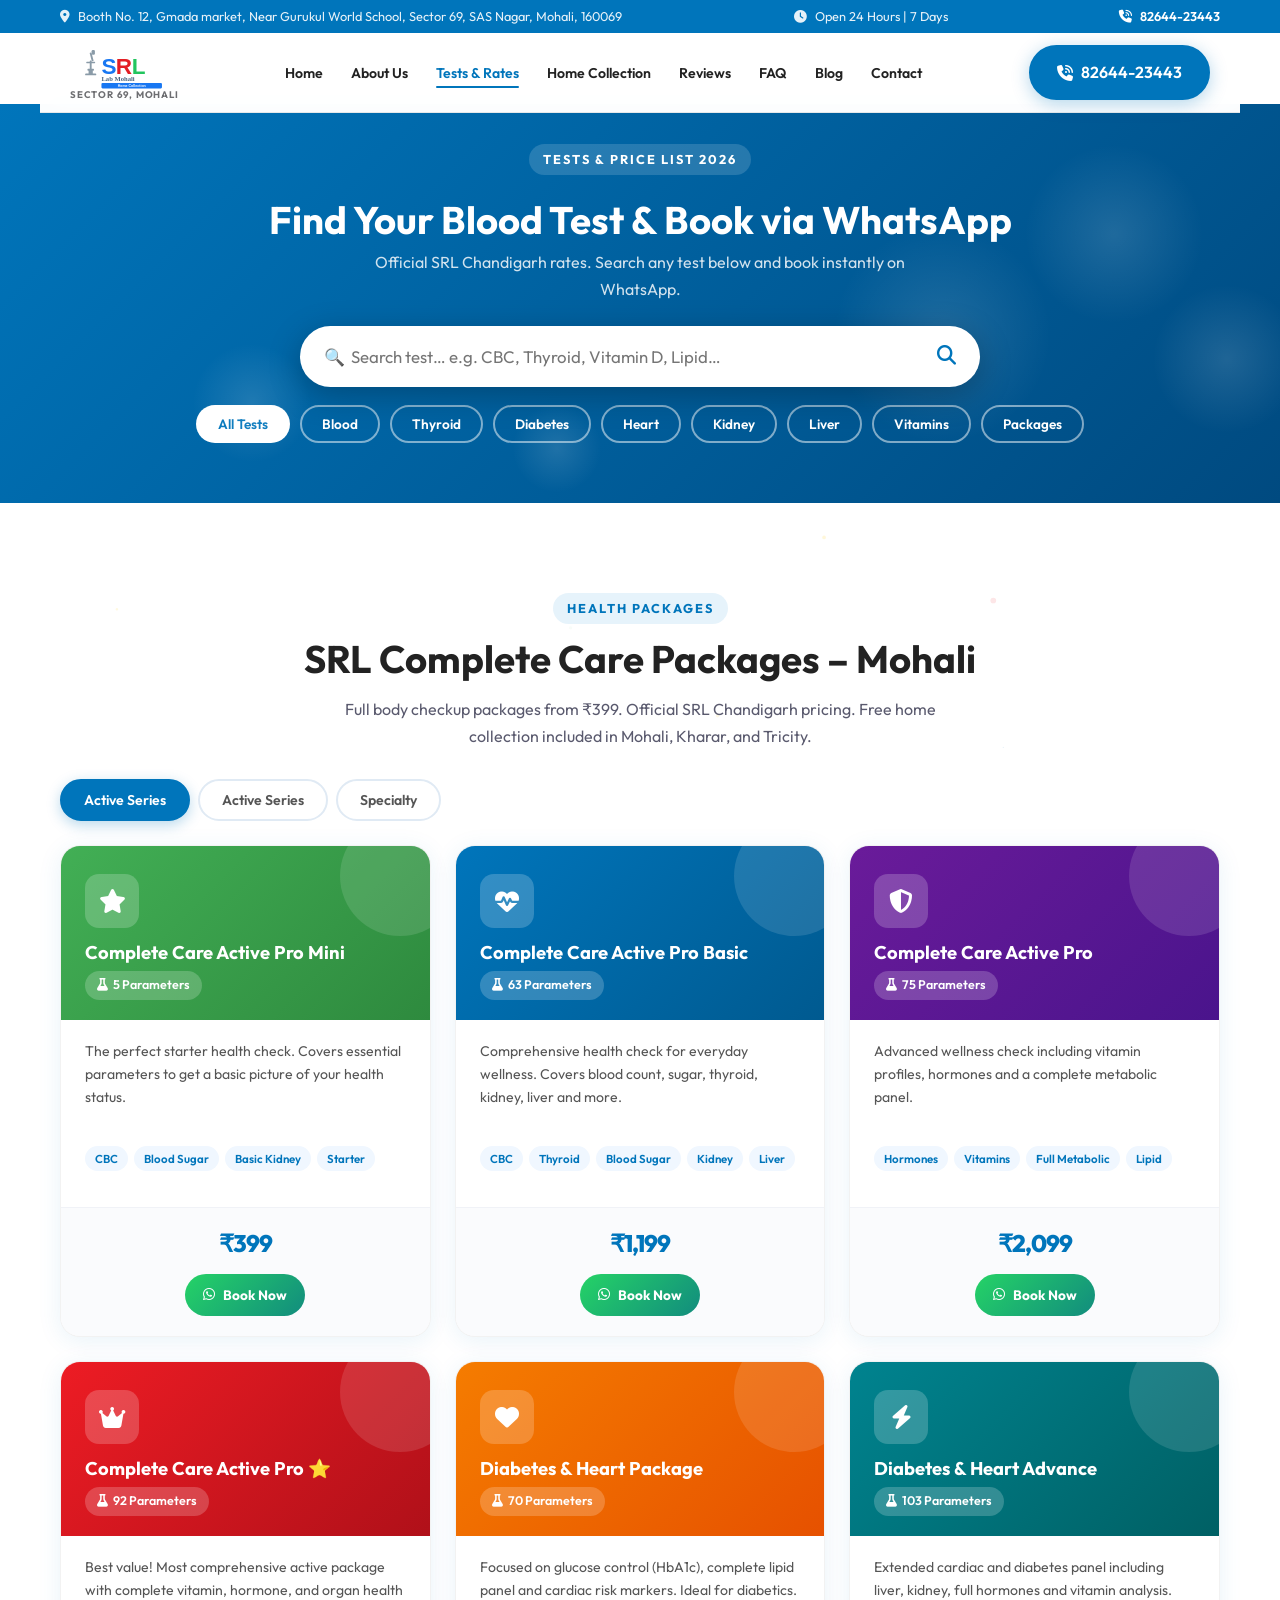
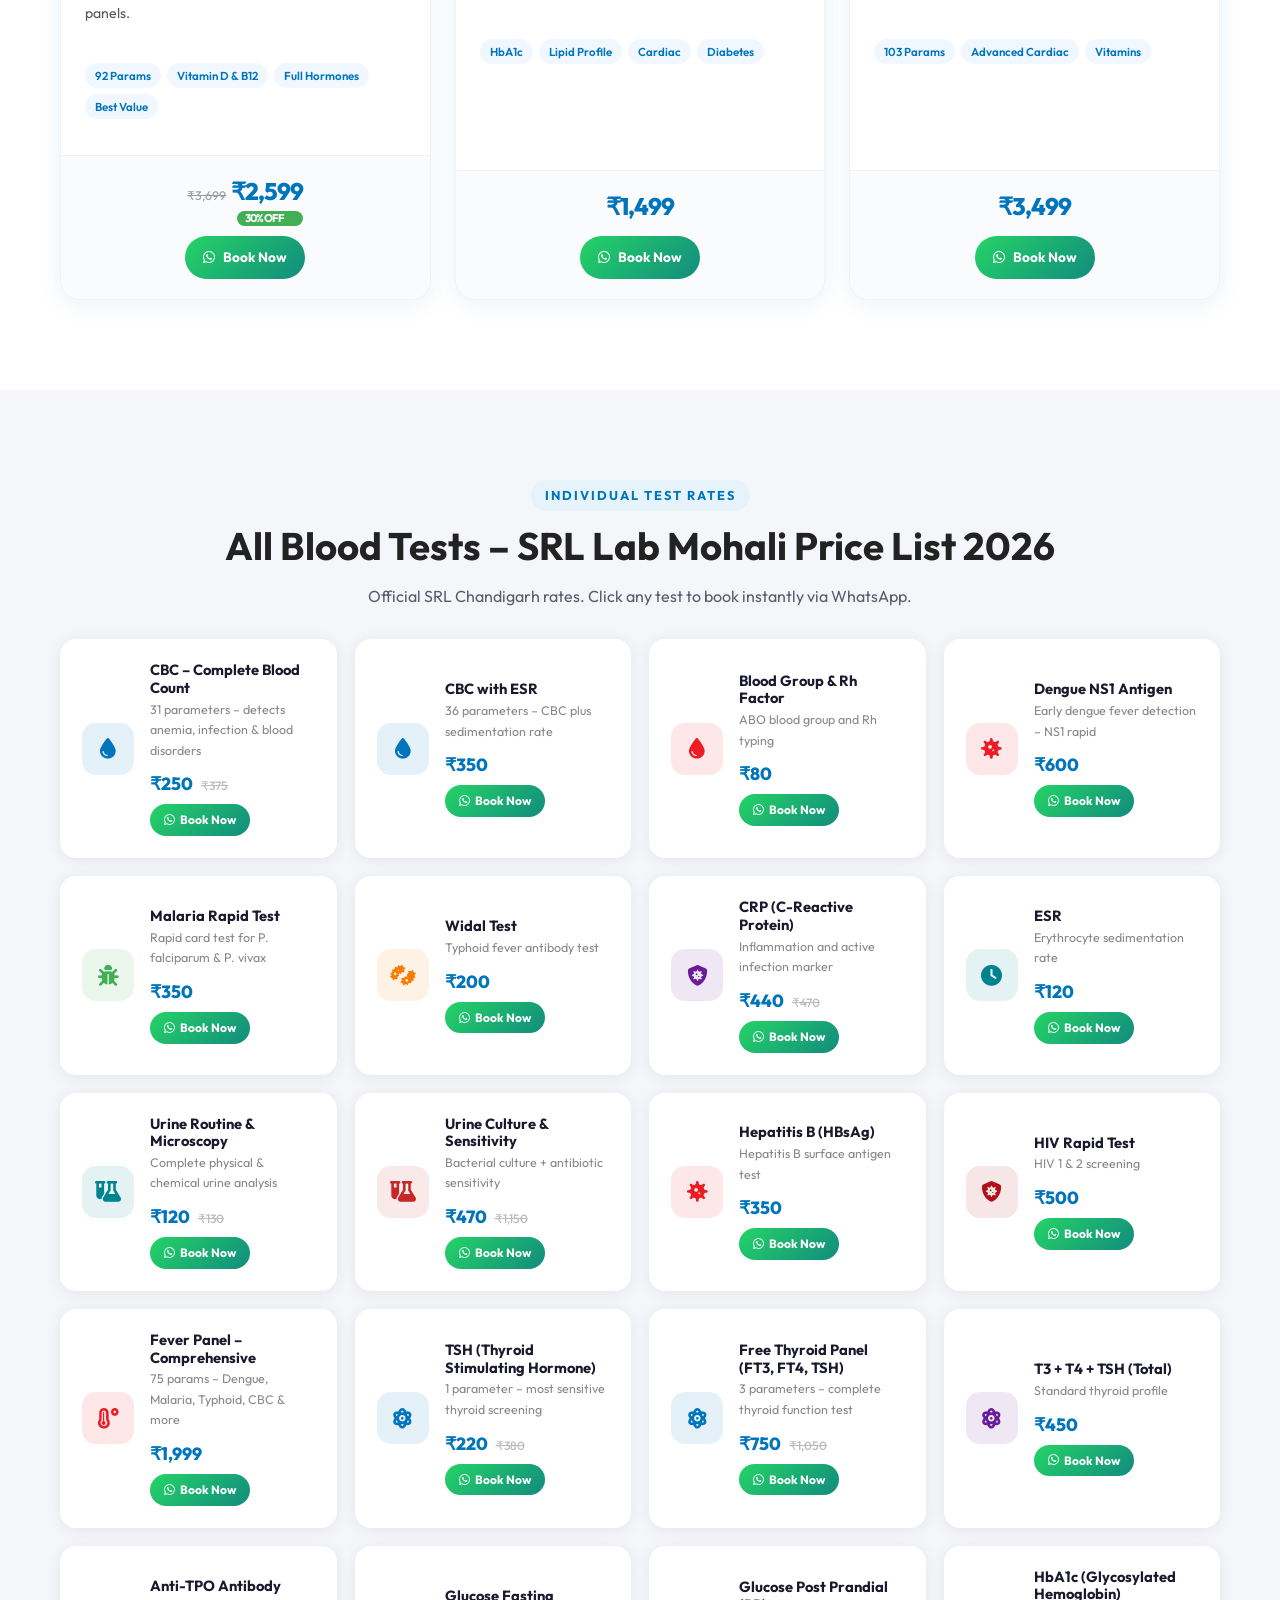
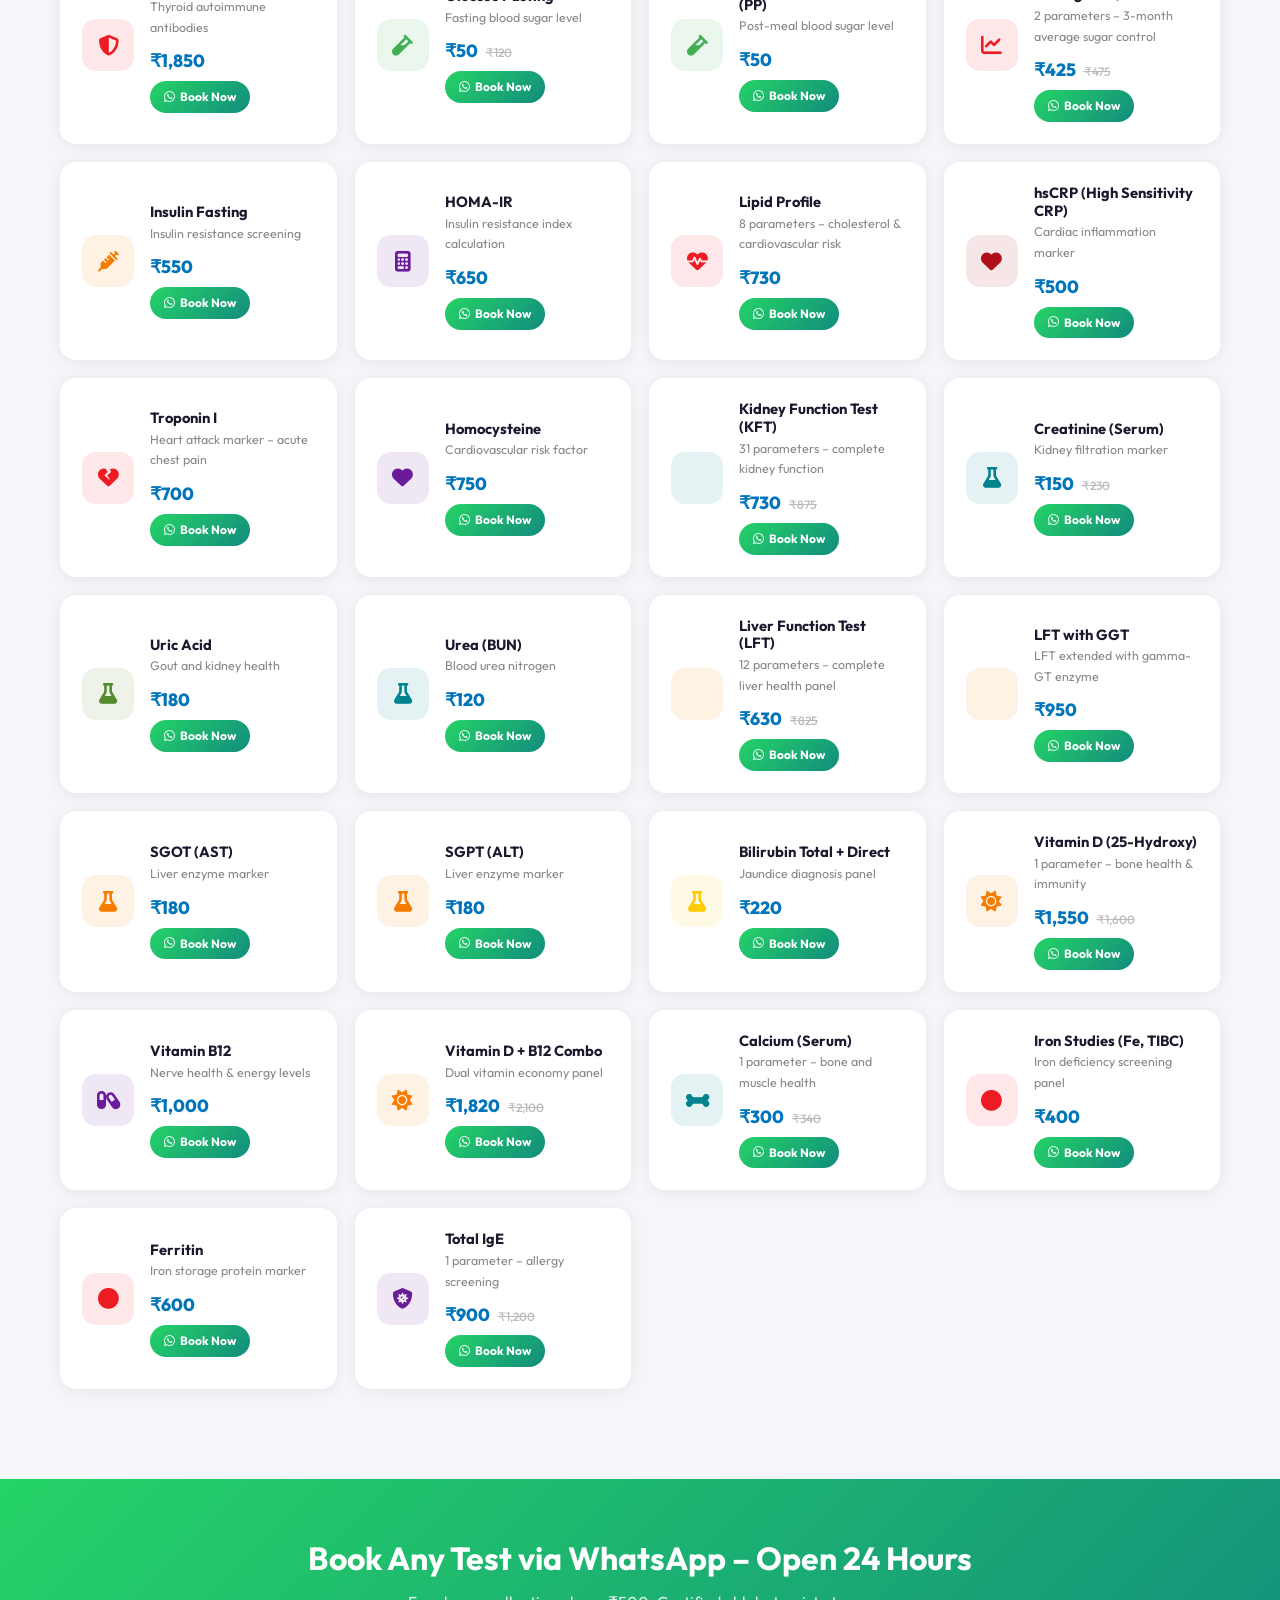
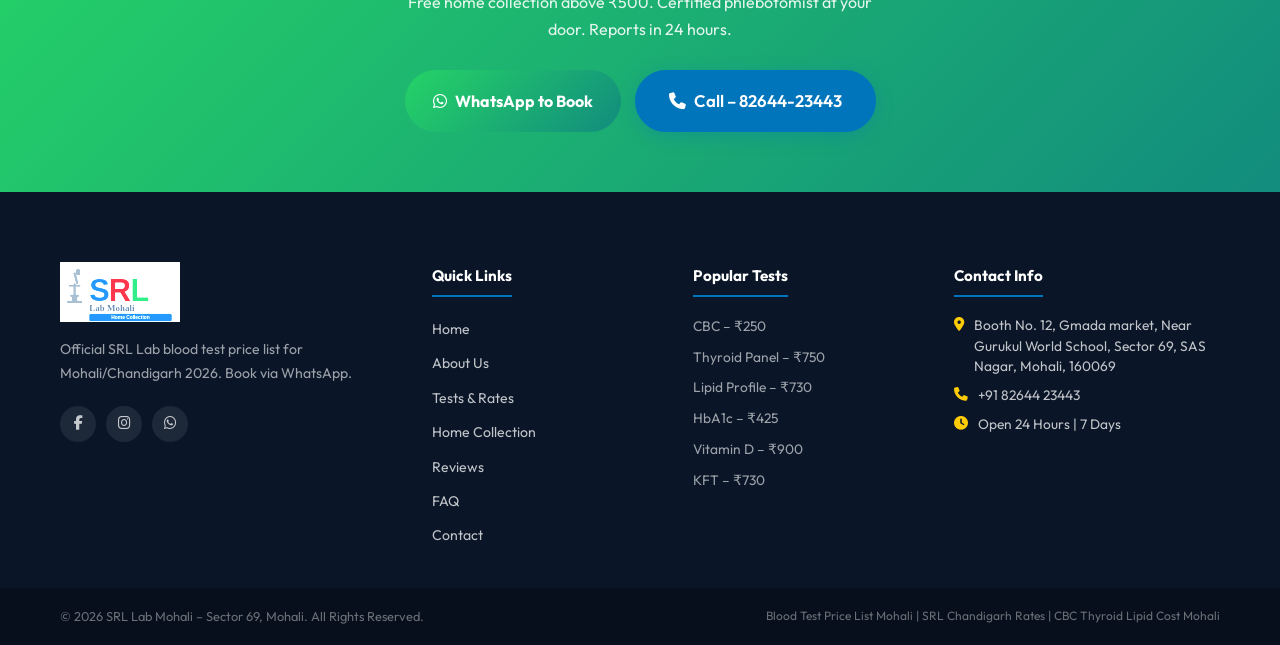
<file: tests.html>
<!DOCTYPE html>
<html lang="en">
<head>
<meta charset="UTF-8"><meta name="viewport" content="width=device-width, initial-scale=1.0">
<title>SRL Lab Mohali | Home Collection Booking & Pathology Lab in Sector 69</title>
<meta name="description" content="Book blood test home collection in Mohali today with SRL Lab Mohali. Trusted pathology testing, complete body checkups in Sector 69, SAS Nagar, Mohali. Call 8264423443 for instant booking.">
<meta name="keywords" content="SRL Lab Mohali, SRL Lab Mohali Home Collection Booking, pathology lab near Gurukul World School, blood test Sector 69 SAS Nagar Mohali, best blood sample collection, home collection Mohali, SRL diagnostics Mohali, full body checkup Mohali">
<link rel="canonical" href="https://www.srllabmohali.in/tests.html">
<link rel="stylesheet" href="assets/css/style.css">
<link href="https://fonts.googleapis.com/css2?family=Outfit:wght@300;400;500;600;700;800;900&display=swap" rel="stylesheet">
<link rel="stylesheet" href="https://cdnjs.cloudflare.com/ajax/libs/font-awesome/6.4.0/css/all.min.css">
<style>
:root{--blue:#0075BB;--green:#42AF55;--red:#ED1C24;--yellow:#FFCB05;}
/* SEARCH BAR */
.search-wrap{background:linear-gradient(135deg,#0075BB,#004a80);padding:40px 0 60px;}
.search-box{position:relative;max-width:680px;margin:24px auto 0;}
.search-box input{width:100%;padding:20px 64px 20px 24px;border:none;border-radius:50px;font-size:1.05rem;font-family:'Outfit',sans-serif;box-shadow:0 8px 32px rgba(0,0,0,0.25);outline:none;}
.search-box i{position:absolute;right:24px;top:50%;transform:translateY(-50%);color:var(--blue);font-size:1.2rem;}
.search-filters{display:flex;gap:10px;flex-wrap:wrap;justify-content:center;margin-top:18px;}
.filter-btn{padding:8px 20px;border:2px solid rgba(255,255,255,0.5);color:#fff;background:transparent;border-radius:50px;font-size:0.85rem;font-weight:600;cursor:pointer;font-family:'Outfit',sans-serif;transition:.25s;}
.filter-btn:hover,.filter-btn.active{background:#fff;color:var(--blue);}
/* RESULTS COUNT */
.results-bar{display:flex;align-items:center;justify-content:space-between;padding:14px 0;margin-bottom:6px;}
.results-count{font-size:0.9rem;color:#666;font-weight:500;}
/* PACKAGE CARDS - PREMIUM */
.pkg-grid{display:grid;grid-template-columns:repeat(auto-fill,minmax(300px,1fr));gap:24px;margin-top:10px;}
.pkg-card{background:#fff;border-radius:20px;overflow:hidden;box-shadow:0 4px 24px rgba(0,117,187,0.09);transition:.3s;position:relative;display:flex;flex-direction:column;}
.pkg-card:hover{transform:translateY(-6px);box-shadow:0 12px 40px rgba(0,117,187,0.18);}
.pkg-card-header{padding:28px 24px 20px;position:relative;overflow:hidden;}
.pkg-card-header::before{content:'';position:absolute;top:-30px;right:-30px;width:120px;height:120px;border-radius:50%;background:rgba(255,255,255,0.12);}
.pkg-card-header .pkg-icon{width:54px;height:54px;border-radius:14px;background:rgba(255,255,255,0.2);display:flex;align-items:center;justify-content:center;font-size:1.5rem;color:#fff;margin-bottom:14px;}
.pkg-card-header h3{color:#fff;font-size:1.15rem;font-weight:700;margin:0 0 6px;}
.pkg-card-header .param-badge{display:inline-flex;align-items:center;gap:5px;background:rgba(255,255,255,0.2);color:#fff;font-size:0.78rem;font-weight:600;padding:4px 12px;border-radius:50px;}
.pkg-card-body{padding:20px 24px;flex:1;}
.pkg-card-body p{font-size:0.88rem;color:#555;line-height:1.65;margin-bottom:14px;}
.pkg-tags{display:flex;flex-wrap:wrap;gap:6px;margin-bottom:16px;}
.pkg-tag{background:#f0f7ff;color:#0075BB;font-size:0.72rem;font-weight:600;padding:3px 10px;border-radius:50px;}
.pkg-card-footer{padding:16px 24px 20px;border-top:1px solid #f0f2f7;display:flex;align-items:center;justify-content:space-between;gap:10px;}
.pkg-price-block .pkg-mrp{font-size:0.78rem;color:#999;text-decoration:line-through;}
.pkg-price-block .pkg-price{font-size:1.5rem;font-weight:800;color:var(--blue);}
.pkg-price-block .pkg-off{background:var(--green);color:#fff;font-size:0.7rem;font-weight:700;padding:2px 8px;border-radius:50px;margin-left:6px;vertical-align:middle;}
.wa-book-btn{display:inline-flex;align-items:center;gap:8px;background:linear-gradient(135deg,#25D366,#128C7E);color:#fff;padding:10px 18px;border-radius:50px;font-weight:700;font-size:0.85rem;text-decoration:none;transition:.25s;white-space:nowrap;}
.wa-book-btn:hover{transform:scale(1.04);box-shadow:0 4px 16px rgba(37,211,102,0.35);}
/* INDIVIDUAL TEST CARDS */
.test-grid{display:grid;grid-template-columns:repeat(auto-fill,minmax(260px,1fr));gap:18px;margin-top:16px;}
.test-card{background:#fff;border-radius:16px;padding:20px;box-shadow:0 2px 16px rgba(0,0,0,0.07);transition:all .3s cubic-bezier(.4,0,.2,1);display:flex;align-items:center;gap:16px;cursor:pointer;border:2px solid transparent;position:relative;overflow:hidden;}
.test-card::after{content:'';position:absolute;inset:0;background:radial-gradient(circle at var(--rx,50%) var(--ry,50%),rgba(0,117,187,0.12) 0%,transparent 70%);opacity:0;transition:opacity .3s;pointer-events:none;}
.test-card:hover{border-color:var(--blue);transform:translateY(-4px);box-shadow:0 10px 32px rgba(0,117,187,0.16);}
.test-card:hover::after{opacity:1;}
.test-card.tap-anim{animation:testTap .4s ease-out;}
@keyframes testTap{0%{transform:scale(1);}30%{transform:scale(0.96);}60%{transform:scale(1.03);}100%{transform:scale(1);}}
.test-icon{width:52px;height:52px;border-radius:14px;display:flex;align-items:center;justify-content:center;font-size:1.3rem;flex-shrink:0;transition:transform .3s;}
.test-card:hover .test-icon{transform:scale(1.1) rotate(-4deg);}
.test-info{flex:1;min-width:0;}
.test-info h5{font-size:0.92rem;font-weight:700;color:#1a1a2e;margin:0 0 3px;white-space:normal;}
.test-info .test-desc{font-size:0.78rem;color:#888;margin:0 0 8px;}
.test-info .test-rate{font-size:1.1rem;font-weight:800;color:var(--blue);}
.test-info .test-mrp{font-size:0.75rem;color:#bbb;text-decoration:line-through;margin-left:4px;font-weight:500;}
.test-card .wa-mini-btn{display:inline-flex;align-items:center;gap:5px;background:linear-gradient(135deg,#25D366,#128C7E);color:#fff;padding:6px 14px;border-radius:50px;font-size:0.75rem;font-weight:700;text-decoration:none;transition:all .2s;margin-top:6px;}
.test-card .wa-mini-btn:hover{transform:scale(1.06);box-shadow:0 4px 14px rgba(37,211,102,0.35);}
/* SECTION TABS */
.section-tabs{display:flex;gap:8px;flex-wrap:wrap;margin-bottom:24px;}
.stab{padding:10px 22px;border-radius:50px;border:2px solid #e0eaf4;font-weight:600;font-size:0.88rem;cursor:pointer;background:#fff;color:#555;transition:all .28s cubic-bezier(.4,0,.2,1);font-family:'Outfit',sans-serif;}
.stab:hover{border-color:var(--blue);color:var(--blue);}
.stab.active{background:var(--blue);color:#fff;border-color:var(--blue);box-shadow:0 4px 14px rgba(0,117,187,0.28);}
.pkg-section{animation:fadeSlideUp .4s ease-out both;}
@keyframes fadeSlideUp{from{opacity:0;transform:translateY(18px);}to{opacity:1;transform:translateY(0);}}
.no-results{text-align:center;padding:60px 20px;color:#999;}
.no-results i{font-size:3rem;margin-bottom:12px;color:#dde;display:block;}
.gradient-1{background:linear-gradient(135deg,#0075BB,#004a80);}
.gradient-2{background:linear-gradient(135deg,#42AF55,#2e8a3e);}
.gradient-3{background:linear-gradient(135deg,#ED1C24,#b01019);}
.gradient-4{background:linear-gradient(135deg,#f57c00,#e65100);}
.gradient-5{background:linear-gradient(135deg,#6a1b9a,#4a148c);}
.gradient-6{background:linear-gradient(135deg,#00838f,#006064);}
.gradient-7{background:linear-gradient(135deg,#558b2f,#33691e);}
.gradient-8{background:linear-gradient(135deg,#c62828,#b71c1c);}
@media(max-width:600px){.pkg-grid{grid-template-columns:1fr;}.test-grid{grid-template-columns:1fr;}}
</style>
<style>
@keyframes pageIn { from { opacity:0; transform:translateY(12px); } to { opacity:1; transform:translateY(0); } }
.page-exit { animation: pageOut 0.25s ease-in forwards; }
@keyframes pageOut { from { opacity:1; } to { opacity:0; transform:translateY(-6px); } }
</style>
</head>
<body>
<div class="floating-buttons" id="floatingButtons">
  <a href="tel:8264423443" class="float-btn float-call"><i class="fa-solid fa-phone"></i><span class="float-label">Call Us</span></a>
  <a href="https://wa.me/918264423443?text=Hello,%20I%20want%20to%20book%20a%20blood%20test%20in%20Mohali." target="_blank" class="float-btn float-wa"><i class="fa-brands fa-whatsapp"></i><span class="float-label">WhatsApp</span></a>
</div>
<header class="header" id="header">
  <div class="header-top-bar"><div class="container htb-inner">
    <span><i class="fa-solid fa-location-dot"></i> Booth No. 12, Gmada market, Near Gurukul World School, Sector 69, SAS Nagar, Mohali, 160069</span>
    <span><i class="fa-solid fa-clock"></i> Open 24 Hours | 7 Days</span>
    <a href="tel:8264423443"><i class="fa-solid fa-phone-volume"></i> 82644-23443</a>
  </div></div>
  <div class="container header-container">
    <a href="index.html" class="logo"><img src="assets/images/srl-logo-new.svg" alt="SRL Lab Mohali" class="logo-img srl-logo-img"><div class="logo-sub">Sector 69, Mohali</div></a>
    <nav class="navbar" id="navbar"><ul class="nav-list" id="navList">
      <li><a href="index.html" class="nav-link">Home</a></li>
      <li><a href="about.html" class="nav-link">About Us</a></li>
      <li><a href="tests.html" class="nav-link active">Tests & Rates</a></li>
      <li><a href="home-collection.html" class="nav-link">Home Collection</a></li>
      <li><a href="reviews.html" class="nav-link">Reviews</a></li>
      <li><a href="faq.html" class="nav-link">FAQ</a></li>
      <li><a href="blog.html" class="nav-link">Blog</a></li>
      <li><a href="contact.html" class="nav-link">Contact</a></li>
    </ul></nav>
    <div class="header-actions">
      <a href="tel:8264423443" class="btn btn-primary btn-call"><i class="fa-solid fa-phone-volume"></i> 82644-23443</a>
      <button class="mobile-menu-btn" id="mobileMenuBtn"><i class="fa-solid fa-bars"></i></button>
    </div>
  </div>
</header>

<main style="margin-top:104px;">

<!-- ===== HERO + LIVE SEARCH ===== -->
<section class="search-wrap">
  <div class="container" style="text-align:center;">
    <p class="section-tag" style="color:#fff;background:rgba(255,255,255,0.15);">Tests & Price List 2026</p>
    <h1 style="font-size:2.4rem;color:#fff;margin:10px 0 6px;">Find Your Blood Test & Book via WhatsApp</h1>
    <p style="color:rgba(255,255,255,0.82);max-width:560px;margin:0 auto;">Official SRL Chandigarh rates. Search any test below and book instantly on WhatsApp.</p>
    <div class="search-box">
      <input type="text" id="testSearch" placeholder="🔍  Search test… e.g. CBC, Thyroid, Vitamin D, Lipid…" autocomplete="off">
      <i class="fa-solid fa-magnifying-glass"></i>
    </div>
    <div class="search-filters">
      <button class="filter-btn active" data-cat="all">All Tests</button>
      <button class="filter-btn" data-cat="blood">Blood</button>
      <button class="filter-btn" data-cat="thyroid">Thyroid</button>
      <button class="filter-btn" data-cat="diabetes">Diabetes</button>
      <button class="filter-btn" data-cat="heart">Heart</button>
      <button class="filter-btn" data-cat="kidney">Kidney</button>
      <button class="filter-btn" data-cat="liver">Liver</button>
      <button class="filter-btn" data-cat="vitamins">Vitamins</button>
      <button class="filter-btn" data-cat="package">Packages</button>
    </div>
  </div>
</section>

<!-- ===== LIVE SEARCH RESULTS ===== -->
<section class="py-section" id="searchResults" style="display:none;background:#f8fafe;">
  <div class="container">
    <div class="results-bar">
      <span class="results-count" id="resultsCount"></span>
      <button onclick="clearSearch()" style="border:none;background:none;color:var(--blue);font-weight:600;cursor:pointer;font-family:'Outfit',sans-serif;">✕ Clear Search</button>
    </div>
    <div class="test-grid" id="searchGrid"></div>
    <div class="no-results" id="noResults" style="display:none;"><i class="fa-solid fa-magnifying-glass"></i><p>No tests found. Try a different keyword.<br><a href="tel:8264423443" style="color:var(--blue);font-weight:700;">Call us</a> and we'll help you find the right test.</p></div>
  </div>
</section>

<!-- ===== HEALTH PACKAGES ===== -->
<section class="py-section" id="packagesSection">
  <div class="container">
    <div class="section-header text-center reveal-up">
      <p class="section-tag">Health Packages</p>
      <h2 class="section-title">SRL Complete Care Packages – Mohali</h2>
      <p class="section-desc">Full body checkup packages from ₹399. Official SRL Chandigarh pricing. Free home collection included in Mohali, Kharar, and Tricity.</p>
    </div>
    <div class="section-tabs" style="margin-top:30px;">
      <button class="stab active" data-pkg="active">Active Series</button>
      <button class="stab" data-pkg="active">Active Series</button>
      <button class="stab" data-pkg="special">Specialty</button>
    </div>

    <!-- ACTIVE PACKAGES -->
    <div id="pkg-active" class="pkg-section">
      <div class="pkg-grid">
        <div class="pkg-card reveal-up" style="--delay:0.1s">
          <div class="pkg-card-header gradient-2">
            <div class="pkg-icon"><i class="fa-solid fa-star"></i></div>
            <h3>Complete Care Active Pro Mini</h3>
            <span class="param-badge"><i class="fa-solid fa-flask"></i> 5 Parameters</span>
          </div>
          <div class="pkg-card-body">
            <p>The perfect starter health check. Covers essential parameters to get a basic picture of your health status.</p>
            <div class="pkg-tags"><span class="pkg-tag">CBC</span><span class="pkg-tag">Blood Sugar</span><span class="pkg-tag">Basic Kidney</span><span class="pkg-tag">Starter</span></div>
          </div>
          <div class="pkg-card-footer">
            <div class="pkg-price-block"><div class="pkg-price">₹399</div></div>
            <a href="https://wa.me/918264423443?text=Hello!%20I%20want%20to%20book%20*Complete%20Care%20Active%20Mini%20(5%20params%20-%20%E2%82%B9399)*%20at%20SRL%20Mohali.%20Please%20confirm%20slot." target="_blank" class="wa-book-btn"><i class="fa-brands fa-whatsapp"></i> Book Now</a>
          </div>
        </div>
        <div class="pkg-card reveal-up" style="--delay:0.2s">
          <div class="pkg-card-header gradient-1">
            <div class="pkg-icon"><i class="fa-solid fa-heart-pulse"></i></div>
            <h3>Complete Care Active Pro Basic</h3>
            <span class="param-badge"><i class="fa-solid fa-flask"></i> 63 Parameters</span>
          </div>
          <div class="pkg-card-body">
            <p>Comprehensive health check for everyday wellness. Covers blood count, sugar, thyroid, kidney, liver and more.</p>
            <div class="pkg-tags"><span class="pkg-tag">CBC</span><span class="pkg-tag">Thyroid</span><span class="pkg-tag">Blood Sugar</span><span class="pkg-tag">Kidney</span><span class="pkg-tag">Liver</span></div>
          </div>
          <div class="pkg-card-footer">
            <div class="pkg-price-block"><div class="pkg-price">₹1,199</div></div>
            <a href="https://wa.me/918264423443?text=Hello!%20I%20want%20to%20book%20*Complete%20Care%20Active%20Basic%20(63%20params%20-%20%E2%82%B91%2C199)*%20at%20SRL%20Mohali.%20Please%20confirm." target="_blank" class="wa-book-btn"><i class="fa-brands fa-whatsapp"></i> Book Now</a>
          </div>
        </div>
        <div class="pkg-card reveal-up" style="--delay:0.3s">
          <div class="pkg-card-header gradient-5">
            <div class="pkg-icon"><i class="fa-solid fa-shield-halved"></i></div>
            <h3>Complete Care Active Pro</h3>
            <span class="param-badge"><i class="fa-solid fa-flask"></i> 75 Parameters</span>
          </div>
          <div class="pkg-card-body">
            <p>Advanced wellness check including vitamin profiles, hormones and a complete metabolic panel.</p>
            <div class="pkg-tags"><span class="pkg-tag">Hormones</span><span class="pkg-tag">Vitamins</span><span class="pkg-tag">Full Metabolic</span><span class="pkg-tag">Lipid</span></div>
          </div>
          <div class="pkg-card-footer">
            <div class="pkg-price-block"><div class="pkg-price">₹2,099</div></div>
            <a href="https://wa.me/918264423443?text=Hello!%20I%20want%20to%20book%20*Complete%20Care%20Active%20(75%20params%20-%20%E2%82%B92%2C099)*%20at%20SRL%20Mohali.%20Please%20confirm." target="_blank" class="wa-book-btn"><i class="fa-brands fa-whatsapp"></i> Book Now</a>
          </div>
        </div>
        <div class="pkg-card reveal-up" style="--delay:0.1s" style="border:2px solid var(--blue);">
          <div class="pkg-card-header gradient-3">
            <div class="pkg-icon"><i class="fa-solid fa-crown"></i></div>
            <h3>Complete Care Active Pro ⭐</h3>
            <span class="param-badge"><i class="fa-solid fa-flask"></i> 92 Parameters</span>
          </div>
          <div class="pkg-card-body">
            <p>Best value! Most comprehensive active package with complete vitamin, hormone, and organ health panels.</p>
            <div class="pkg-tags"><span class="pkg-tag">92 Params</span><span class="pkg-tag">Vitamin D & B12</span><span class="pkg-tag">Full Hormones</span><span class="pkg-tag">Best Value</span></div>
          </div>
          <div class="pkg-card-footer">
            <div class="pkg-price-block"><div class="pkg-mrp">₹3,699</div><div class="pkg-price">₹2,599<span class="pkg-off">30% OFF</span></div></div>
            <a href="https://wa.me/918264423443?text=Hello!%20I%20want%20to%20book%20*Complete%20Care%20Active%20Pro%20(92%20params%20-%20%E2%82%B92%2C599)*%20at%20SRL%20Mohali." target="_blank" class="wa-book-btn"><i class="fa-brands fa-whatsapp"></i> Book Now</a>
          </div>
        </div>
        <div class="pkg-card reveal-up" style="--delay:0.2s">
          <div class="pkg-card-header gradient-4">
            <div class="pkg-icon"><i class="fa-solid fa-heart"></i></div>
            <h3>Diabetes & Heart Package</h3>
            <span class="param-badge"><i class="fa-solid fa-flask"></i> 70 Parameters</span>
          </div>
          <div class="pkg-card-body">
            <p>Focused on glucose control (HbA1c), complete lipid panel and cardiac risk markers. Ideal for diabetics.</p>
            <div class="pkg-tags"><span class="pkg-tag">HbA1c</span><span class="pkg-tag">Lipid Profile</span><span class="pkg-tag">Cardiac</span><span class="pkg-tag">Diabetes</span></div>
          </div>
          <div class="pkg-card-footer">
            <div class="pkg-price-block"><div class="pkg-price">₹1,499</div></div>
            <a href="https://wa.me/918264423443?text=Hello!%20I%20want%20to%20book%20*Diabetes%20%26%20Heart%20Package%20(70%20params%20-%20%E2%82%B91%2C499)*%20at%20SRL%20Mohali." target="_blank" class="wa-book-btn"><i class="fa-brands fa-whatsapp"></i> Book Now</a>
          </div>
        </div>
        <div class="pkg-card reveal-up" style="--delay:0.3s">
          <div class="pkg-card-header gradient-6">
            <div class="pkg-icon"><i class="fa-solid fa-bolt"></i></div>
            <h3>Diabetes & Heart Advance</h3>
            <span class="param-badge"><i class="fa-solid fa-flask"></i> 103 Parameters</span>
          </div>
          <div class="pkg-card-body">
            <p>Extended cardiac and diabetes panel including liver, kidney, full hormones and vitamin analysis.</p>
            <div class="pkg-tags"><span class="pkg-tag">103 Params</span><span class="pkg-tag">Advanced Cardiac</span><span class="pkg-tag">Vitamins</span></div>
          </div>
          <div class="pkg-card-footer">
            <div class="pkg-price-block"><div class="pkg-price">₹3,499</div></div>
            <a href="https://wa.me/918264423443?text=Hello!%20I%20want%20to%20book%20*Diabetes%20%26%20Heart%20Advance%20(103%20params%20-%20%E2%82%B93%2C499)*%20at%20SRL%20Mohali." target="_blank" class="wa-book-btn"><i class="fa-brands fa-whatsapp"></i> Book Now</a>
          </div>
        </div>
      </div>
    </div>

    <!-- ACTIVE PACKAGES -->
    <div id="pkg-active" class="pkg-section" style="display:none;">
      <div class="pkg-grid">
        <div class="pkg-card reveal-up" style="--delay:0.1s">
          <div class="pkg-card-header gradient-2">
            <div class="pkg-icon"><i class="fa-solid fa-person-running"></i></div>
            <h3>Complete Care Active – Men</h3>
            <span class="param-badge"><i class="fa-solid fa-flask"></i> 97 Parameters</span>
          </div>
          <div class="pkg-card-body">
            <p>Designed for working men. Includes testosterone, PSA, complete metabolic, heart and immunity panel.</p>
            <div class="pkg-tags"><span class="pkg-tag">Testosterone</span><span class="pkg-tag">PSA</span><span class="pkg-tag">Heart</span><span class="pkg-tag">Men Only</span></div>
          </div>
          <div class="pkg-card-footer">
            <div class="pkg-price-block"><div class="pkg-price">₹3,099</div></div>
            <a href="https://wa.me/918264423443?text=Hello!%20I%20want%20to%20book%20*Complete%20Care%20Active%20Men%20(97%20params%20-%20%E2%82%B93%2C099)*%20at%20SRL%20Mohali." target="_blank" class="wa-book-btn"><i class="fa-brands fa-whatsapp"></i> Book Now</a>
          </div>
        </div>
        <div class="pkg-card reveal-up" style="--delay:0.2s">
          <div class="pkg-card-header gradient-5">
            <div class="pkg-icon"><i class="fa-solid fa-person-dress"></i></div>
            <h3>Complete Care Active – Women</h3>
            <span class="param-badge"><i class="fa-solid fa-flask"></i> 97 Parameters</span>
          </div>
          <div class="pkg-card-body">
            <p>For working women. Includes PCOD panel, thyroid, iron, bone health and complete metabolic check.</p>
            <div class="pkg-tags"><span class="pkg-tag">PCOD</span><span class="pkg-tag">Thyroid</span><span class="pkg-tag">Iron</span><span class="pkg-tag">Bone Health</span></div>
          </div>
          <div class="pkg-card-footer">
            <div class="pkg-price-block"><div class="pkg-price">₹3,099</div></div>
            <a href="https://wa.me/918264423443?text=Hello!%20I%20want%20to%20book%20*Complete%20Care%20Active%20Women%20(97%20params%20-%20%E2%82%B93%2C099)*%20at%20SRL%20Mohali." target="_blank" class="wa-book-btn"><i class="fa-brands fa-whatsapp"></i> Book Now</a>
          </div>
        </div>
        <div class="pkg-card reveal-up pkg-highlight" style="--delay:0.3s">
          <div class="pkg-card-header gradient-3">
            <div class="pkg-icon"><i class="fa-solid fa-user-shield"></i></div>
            <h3>Complete Care Active Pro ⭐</h3>
            <span class="param-badge"><i class="fa-solid fa-flask"></i> 101 Parameters</span>
          </div>
          <div class="pkg-card-body">
            <p>Premium active panel with cardiac enzymes, stress markers, full hormones, and comprehensive immunity check.</p>
            <div class="pkg-tags"><span class="pkg-tag">101 Params</span><span class="pkg-tag">Cardiac Enzymes</span><span class="pkg-tag">Stress Markers</span></div>
          </div>
          <div class="pkg-card-footer">
            <div class="pkg-price-block"><div class="pkg-price">₹4,199</div></div>
            <a href="https://wa.me/918264423443?text=Hello!%20I%20want%20to%20book%20*Complete%20Care%20Active%20Pro%20(101%20params%20-%20%E2%82%B94%2C199)*%20at%20SRL%20Mohali." target="_blank" class="wa-book-btn"><i class="fa-brands fa-whatsapp"></i> Book Now</a>
          </div>
        </div>
        <div class="pkg-card reveal-up" style="--delay:0.1s">
          <div class="pkg-card-header gradient-1">
            <div class="pkg-icon"><i class="fa-solid fa-crown"></i></div>
            <h3>Complete Care Premium</h3>
            <span class="param-badge"><i class="fa-solid fa-flask"></i> 107 Parameters</span>
          </div>
          <div class="pkg-card-body">
            <p>The most comprehensive health package available in Mohali. 107 parameters covering every aspect of health.</p>
            <div class="pkg-tags"><span class="pkg-tag">107 Params</span><span class="pkg-tag">All Organs</span><span class="pkg-tag">Full Vitamins</span><span class="pkg-tag">Men & Women</span></div>
          </div>
          <div class="pkg-card-footer">
            <div class="pkg-price-block"><div class="pkg-price">₹6,699</div></div>
            <a href="https://wa.me/918264423443?text=Hello!%20I%20want%20to%20book%20*Complete%20Care%20Premium%20(107%20params%20-%20%E2%82%B96%2C699)*%20at%20SRL%20Mohali." target="_blank" class="wa-book-btn"><i class="fa-brands fa-whatsapp"></i> Book Now</a>
          </div>
        </div>
      </div>
    </div>

    <!-- SPECIALTY PACKAGES -->
    <div id="pkg-special" class="pkg-section" style="display:none;">
      <div class="pkg-grid">
        <div class="pkg-card reveal-up" style="--delay:0.1s">
          <div class="pkg-card-header gradient-7">
            <div class="pkg-icon"><i class="fa-solid fa-graduation-cap"></i></div>
            <h3>Student Basic Package</h3>
            <span class="param-badge"><i class="fa-solid fa-flask"></i> 79 Parameters</span>
          </div>
          <div class="pkg-card-body">
            <p>Designed for students. Immunity, vitamins, hormones, anaemia, and nutritional health check.</p>
            <div class="pkg-tags"><span class="pkg-tag">Immunity</span><span class="pkg-tag">Vitamins</span><span class="pkg-tag">Iron</span><span class="pkg-tag">Students</span></div>
          </div>
          <div class="pkg-card-footer">
            <div class="pkg-price-block"><div class="pkg-price">₹2,499</div></div>
            <a href="https://wa.me/918264423443?text=Hello!%20I%20want%20to%20book%20*Student%20Basic%20Package%20(79%20params%20-%20%E2%82%B92%2C499)*%20at%20SRL%20Mohali." target="_blank" class="wa-book-btn"><i class="fa-brands fa-whatsapp"></i> Book Now</a>
          </div>
        </div>
        <div class="pkg-card reveal-up" style="--delay:0.2s">
          <div class="pkg-card-header gradient-4">
            <div class="pkg-icon"><i class="fa-solid fa-dumbbell"></i></div>
            <h3>Student Athlete Package</h3>
            <span class="param-badge"><i class="fa-solid fa-flask"></i> 92 Parameters</span>
          </div>
          <div class="pkg-card-body">
            <p>For young athletes – performance hormones, iron panel, cardiac readiness and full fitness screening.</p>
            <div class="pkg-tags"><span class="pkg-tag">Performance</span><span class="pkg-tag">Cardiac</span><span class="pkg-tag">Iron Panel</span><span class="pkg-tag">Athletes</span></div>
          </div>
          <div class="pkg-card-footer">
            <div class="pkg-price-block"><div class="pkg-price">₹4,499</div></div>
            <a href="https://wa.me/918264423443?text=Hello!%20I%20want%20to%20book%20*Student%20Athlete%20Package%20(92%20params%20-%20%E2%82%B94%2C499)*%20at%20SRL%20Mohali." target="_blank" class="wa-book-btn"><i class="fa-brands fa-whatsapp"></i> Book Now</a>
          </div>
        </div>
        <div class="pkg-card reveal-up" style="--delay:0.3s">
          <div class="pkg-card-header gradient-5">
            <div class="pkg-icon"><i class="fa-solid fa-ring"></i></div>
            <h3>Pre-Marriage Package</h3>
            <span class="param-badge"><i class="fa-solid fa-flask"></i> 71 Parameters</span>
          </div>
          <div class="pkg-card-body">
            <p>Complete pre-marriage health screen for couples. Includes genetic markers, sexual health and full metabolic panel.</p>
            <div class="pkg-tags"><span class="pkg-tag">Couples</span><span class="pkg-tag">Genetic</span><span class="pkg-tag">Hormones</span><span class="pkg-tag">Full Panel</span></div>
          </div>
          <div class="pkg-card-footer">
            <div class="pkg-price-block"><div class="pkg-price">₹2,999</div></div>
            <a href="https://wa.me/918264423443?text=Hello!%20I%20want%20to%20book%20*Pre-Marriage%20Package%20(71%20params%20-%20%E2%82%B92%2C999)*%20at%20SRL%20Mohali." target="_blank" class="wa-book-btn"><i class="fa-brands fa-whatsapp"></i> Book Now</a>
          </div>
        </div>
      </div>
    </div>
  </div>
</section>

<!-- ===== INDIVIDUAL TESTS ===== -->
<section class="py-section bg-light" id="individualTests">
  <div class="container">
    <div class="section-header text-center reveal-up">
      <p class="section-tag">Individual Test Rates</p>
      <h2 class="section-title">All Blood Tests – SRL Lab Mohali Price List 2026</h2>
      <p class="section-desc">Official SRL Chandigarh rates. Click any test to book instantly via WhatsApp.</p>
    </div>
    <div class="test-grid" id="allTestsGrid" style="margin-top:30px;">
      <!-- Populated by JS -->
    </div>
  </div>
</section>

<!-- CTA -->
<section style="background:linear-gradient(135deg,#25D366,#128C7E);padding:60px 0;text-align:center;">
  <div class="container reveal-up">
    <h2 style="color:#fff;margin-bottom:12px;font-size:2rem;">Book Any Test via WhatsApp – Open 24 Hours</h2>
    <p style="color:rgba(255,255,255,0.88);max-width:500px;margin:0 auto 28px;">Free home collection above ₹500. Certified phlebotomist at your door. Reports in 24 hours.</p>
    <div style="display:flex;gap:14px;justify-content:center;flex-wrap:wrap;">
      <a href="https://wa.me/918264423443?text=Hello!%20I%20want%20to%20book%20a%20blood%20test%20at%20SRL%20Lab%20Mohali.%20Please%20share%20details." target="_blank" class="wa-book-btn" style="padding:14px 28px;font-size:1rem;"><i class="fa-brands fa-whatsapp"></i> WhatsApp to Book</a>
      <a href="tel:8264423443" class="btn btn-primary btn-lg"><i class="fa-solid fa-phone"></i> Call – 82644-23443</a>
    </div>
  </div>
</section>
</main>

<footer class="footer">
  <div class="footer-main"><div class="container footer-grid">
    <div class="footer-brand"><img src="assets/images/srl-logo-new.svg" alt="SRL Lab Mohali Tests" class="footer-logo srl-logo-img"><p class="footer-tagline">Official SRL Lab blood test price list for Mohali/Chandigarh 2026. Book via WhatsApp.</p><div class="social-links"><a href="https://www.facebook.com/SRLLABMOHALI/" target="_blank"><i class="fa-brands fa-facebook-f"></i></a><a href="https://www.instagram.com/reel/DR4wgQ0klbr/" target="_blank"><i class="fa-brands fa-instagram"></i></a><a href="https://wa.me/918264423443" target="_blank"><i class="fa-brands fa-whatsapp"></i></a></div></div>
    <div class="footer-links"><h4>Quick Links</h4><ul><li><a href="index.html">Home</a></li><li><a href="about.html">About Us</a></li><li><a href="tests.html">Tests & Rates</a></li><li><a href="home-collection.html">Home Collection</a></li><li><a href="reviews.html">Reviews</a></li><li><a href="faq.html">FAQ</a></li><li><a href="contact.html">Contact</a></li></ul></div>
    <div class="footer-services"><h4>Popular Tests</h4><ul><li>CBC – ₹250</li><li>Thyroid Panel – ₹750</li><li>Lipid Profile – ₹730</li><li>HbA1c – ₹425</li><li>Vitamin D – ₹900</li><li>KFT – ₹730</li></ul></div>
    <div class="footer-contact-info"><h4>Contact Info</h4><ul><li><i class="fa-solid fa-location-dot"></i> Booth No. 12, Gmada market, Near Gurukul World School, Sector 69, SAS Nagar, Mohali, 160069</li><li><i class="fa-solid fa-phone"></i> <a href="tel:8264423443">+91 82644 23443</a></li><li><i class="fa-solid fa-clock"></i> Open 24 Hours | 7 Days</li></ul></div>
  </div></div>
  <div class="footer-bottom"><div class="container footer-bottom-inner"><p>&copy; 2026 SRL Lab Mohali – Sector 69, Mohali. All Rights Reserved.</p><p class="footer-keywords">Blood Test Price List Mohali | SRL Chandigarh Rates | CBC Thyroid Lipid Cost Mohali</p></div></div>
</footer>
<script src="assets/js/script.js"></script>
<script>
// ===== TEST DATA – Official SRL Chandigarh Rates 2026 =====
const TESTS = [
  // BLOOD
  {name:"CBC – Complete Blood Count",cat:"blood",icon:"fa-droplet",color:"#0075BB",price:"₹250",mrp:"₹375",desc:"31 parameters – detects anemia, infection & blood disorders"},
  {name:"CBC with ESR",cat:"blood",icon:"fa-droplet",color:"#0075BB",price:"₹350",desc:"36 parameters – CBC plus sedimentation rate"},
  {name:"Blood Group & Rh Factor",cat:"blood",icon:"fa-droplet",color:"#ED1C24",price:"₹80",desc:"ABO blood group and Rh typing"},
  {name:"Dengue NS1 Antigen",cat:"blood",icon:"fa-virus",color:"#ED1C24",price:"₹600",desc:"Early dengue fever detection – NS1 rapid"},
  {name:"Malaria Rapid Test",cat:"blood",icon:"fa-bug",color:"#42AF55",price:"₹350",desc:"Rapid card test for P. falciparum & P. vivax"},
  {name:"Widal Test",cat:"blood",icon:"fa-bacteria",color:"#f57c00",price:"₹200",desc:"Typhoid fever antibody test"},
  {name:"CRP (C-Reactive Protein)",cat:"blood",icon:"fa-shield-virus",color:"#6a1b9a",price:"₹440",mrp:"₹470",desc:"Inflammation and active infection marker"},
  {name:"ESR",cat:"blood",icon:"fa-clock",color:"#00838f",price:"₹120",desc:"Erythrocyte sedimentation rate"},
  {name:"Urine Routine & Microscopy",cat:"blood",icon:"fa-flask-vial",color:"#00838f",price:"₹120",mrp:"₹130",desc:"Complete physical & chemical urine analysis"},
  {name:"Urine Culture & Sensitivity",cat:"blood",icon:"fa-flask-vial",color:"#c62828",price:"₹470",mrp:"₹1,150",desc:"Bacterial culture + antibiotic sensitivity"},
  {name:"Hepatitis B (HBsAg)",cat:"blood",icon:"fa-virus",color:"#ED1C24",price:"₹350",desc:"Hepatitis B surface antigen test"},
  {name:"HIV Rapid Test",cat:"blood",icon:"fa-shield-virus",color:"#b01019",price:"₹500",desc:"HIV 1 & 2 screening"},
  {name:"Fever Panel – Comprehensive",cat:"blood",icon:"fa-temperature-high",color:"#ED1C24",price:"₹1,999",desc:"75 params – Dengue, Malaria, Typhoid, CBC & more"},
  // THYROID
  {name:"TSH (Thyroid Stimulating Hormone)",cat:"thyroid",icon:"fa-atom",color:"#0075BB",price:"₹220",mrp:"₹380",desc:"1 parameter – most sensitive thyroid screening"},
  {name:"Free Thyroid Panel (FT3, FT4, TSH)",cat:"thyroid",icon:"fa-atom",color:"#0075BB",price:"₹750",mrp:"₹1,050",desc:"3 parameters – complete thyroid function test"},
  {name:"T3 + T4 + TSH (Total)",cat:"thyroid",icon:"fa-atom",color:"#6a1b9a",price:"₹450",desc:"Standard thyroid profile"},
  {name:"Anti-TPO Antibody",cat:"thyroid",icon:"fa-shield-halved",color:"#ED1C24",price:"₹1,850",desc:"Thyroid autoimmune antibodies"},
  // DIABETES
  {name:"Glucose Fasting",cat:"diabetes",icon:"fa-vial",color:"#42AF55",price:"₹50",mrp:"₹120",desc:"Fasting blood sugar level"},
  {name:"Glucose Post Prandial (PP)",cat:"diabetes",icon:"fa-vial",color:"#42AF55",price:"₹50",desc:"Post-meal blood sugar level"},
  {name:"HbA1c (Glycosylated Hemoglobin)",cat:"diabetes",icon:"fa-chart-line",color:"#ED1C24",price:"₹425",mrp:"₹475",desc:"2 parameters – 3-month average sugar control"},
  {name:"Insulin Fasting",cat:"diabetes",icon:"fa-syringe",color:"#f57c00",price:"₹550",desc:"Insulin resistance screening"},
  {name:"HOMA-IR",cat:"diabetes",icon:"fa-calculator",color:"#6a1b9a",price:"₹650",desc:"Insulin resistance index calculation"},
  // HEART
  {name:"Lipid Profile",cat:"heart",icon:"fa-heart-pulse",color:"#ED1C24",price:"₹730",desc:"8 parameters – cholesterol & cardiovascular risk"},
  {name:"hsCRP (High Sensitivity CRP)",cat:"heart",icon:"fa-heart",color:"#b01019",price:"₹500",desc:"Cardiac inflammation marker"},
  {name:"Troponin I",cat:"heart",icon:"fa-heart-crack",color:"#ED1C24",price:"₹700",desc:"Heart attack marker – acute chest pain"},
  {name:"Homocysteine",cat:"heart",icon:"fa-heart",color:"#6a1b9a",price:"₹750",desc:"Cardiovascular risk factor"},
  // KIDNEY
  {name:"Kidney Function Test (KFT)",cat:"kidney",icon:"fa-kidneys",color:"#00838f",price:"₹730",mrp:"₹875",desc:"31 parameters – complete kidney function"},
  {name:"Creatinine (Serum)",cat:"kidney",icon:"fa-flask",color:"#00838f",price:"₹150",mrp:"₹230",desc:"Kidney filtration marker"},
  {name:"Uric Acid",cat:"kidney",icon:"fa-flask",color:"#558b2f",price:"₹180",desc:"Gout and kidney health"},
  {name:"Urea (BUN)",cat:"kidney",icon:"fa-flask",color:"#00838f",price:"₹120",desc:"Blood urea nitrogen"},
  // LIVER
  {name:"Liver Function Test (LFT)",cat:"liver",icon:"fa-liver",color:"#f57c00",price:"₹630",mrp:"₹825",desc:"12 parameters – complete liver health panel"},
  {name:"LFT with GGT",cat:"liver",icon:"fa-liver",color:"#f57c00",price:"₹950",desc:"LFT extended with gamma-GT enzyme"},
  {name:"SGOT (AST)",cat:"liver",icon:"fa-flask",color:"#f57c00",price:"₹180",desc:"Liver enzyme marker"},
  {name:"SGPT (ALT)",cat:"liver",icon:"fa-flask",color:"#f57c00",price:"₹180",desc:"Liver enzyme marker"},
  {name:"Bilirubin Total + Direct",cat:"liver",icon:"fa-flask",color:"#FFCB05",price:"₹220",desc:"Jaundice diagnosis panel"},
  // VITAMINS
  {name:"Vitamin D (25-Hydroxy)",cat:"vitamins",icon:"fa-sun",color:"#f57c00",price:"₹1,550",mrp:"₹1,600",desc:"1 parameter – bone health & immunity"},
  {name:"Vitamin B12",cat:"vitamins",icon:"fa-capsules",color:"#6a1b9a",price:"₹1,000",desc:"Nerve health & energy levels"},
  {name:"Vitamin D + B12 Combo",cat:"vitamins",icon:"fa-sun",color:"#f57c00",price:"₹1,820",mrp:"₹2,100",desc:"Dual vitamin economy panel"},
  {name:"Calcium (Serum)",cat:"vitamins",icon:"fa-bone",color:"#00838f",price:"₹300",mrp:"₹340",desc:"1 parameter – bone and muscle health"},
  {name:"Iron Studies (Fe, TIBC)",cat:"vitamins",icon:"fa-circle",color:"#ED1C24",price:"₹400",desc:"Iron deficiency screening panel"},
  {name:"Ferritin",cat:"vitamins",icon:"fa-circle",color:"#ED1C24",price:"₹600",desc:"Iron storage protein marker"},
  {name:"Total IgE",cat:"vitamins",icon:"fa-shield-virus",color:"#6a1b9a",price:"₹900",mrp:"₹1,200",desc:"1 parameter – allergy screening"},
];

// Render all tests
function renderTests(list, containerId) {
  const grid = document.getElementById(containerId);
  if (!grid) return;
  if (list.length === 0) { grid.innerHTML = ''; return; }
  grid.innerHTML = list.map(t => `
    <div class="test-card" onclick="tapBook(this,'${t.name}','${t.price}')">
      <div class="test-icon" style="background:${t.color}1a;">
        <i class="fa-solid ${t.icon}" style="color:${t.color};"></i>
      </div>
      <div class="test-info">
        <h5>${t.name}</h5>
        <div class="test-desc">${t.desc}</div>
        <div style="display:flex;align-items:baseline;gap:4px;">
          <div class="test-rate">${t.price}</div>
          ${t.mrp ? `<div class="test-mrp">${t.mrp}</div>` : ''}
        </div>
        <a href="https://wa.me/918264423443?text=Hello!%20I%20want%20to%20book%20*${encodeURIComponent(t.name)}%20(${encodeURIComponent(t.price)})*%20at%20SRL%20Lab%20Mohali.%20Please%20confirm%20slot." target="_blank" class="wa-mini-btn" onclick="event.stopPropagation()"><i class="fa-brands fa-whatsapp"></i> Book Now</a>
      </div>
    </div>`).join('');
}

function bookTest(name, price) {
  window.open(`https://wa.me/918264423443?text=Hello!%20I%20want%20to%20book%20*${encodeURIComponent(name)}%20(${encodeURIComponent(price)})*%20at%20SRL%20Lab%20Mohali.%20Please%20confirm%20slot.`, '_blank');
}
function tapBook(el, name, price) {
  el.classList.remove('tap-anim');
  void el.offsetWidth;
  el.classList.add('tap-anim');
  setTimeout(function(){ bookTest(name, price); }, 220);
}

renderTests(TESTS, 'allTestsGrid');

// LIVE SEARCH
const searchInput = document.getElementById('testSearch');
const searchSection = document.getElementById('searchResults');
const searchGrid = document.getElementById('searchGrid');
const noResults = document.getElementById('noResults');
const resultsCount = document.getElementById('resultsCount');
let activeCategory = 'all';

function applySearch() {
  const q = searchInput.value.trim().toLowerCase();
  const cat = activeCategory;
  if (!q && cat === 'all') { searchSection.style.display = 'none'; document.getElementById('packagesSection').style.display = ''; document.getElementById('individualTests').style.display = ''; return; }
  searchSection.style.display = 'block';
  document.getElementById('packagesSection').style.display = 'none';
  document.getElementById('individualTests').style.display = 'none';
  let results = TESTS.filter(t => {
    const matchCat = cat === 'all' || cat === 'package' ? true : t.cat === cat;
    const matchQ = !q || t.name.toLowerCase().includes(q) || t.desc.toLowerCase().includes(q) || t.cat.toLowerCase().includes(q);
    return matchCat && matchQ;
  });
  if (cat === 'package') results = [];
  resultsCount.textContent = `Showing ${results.length} test${results.length !== 1 ? 's' : ''}${q ? ` for "${q}"` : ''}`;
  noResults.style.display = results.length === 0 ? 'block' : 'none';
  renderTests(results, 'searchGrid');
}

searchInput.addEventListener('input', applySearch);

document.querySelectorAll('.filter-btn').forEach(btn => {
  btn.addEventListener('click', function() {
    document.querySelectorAll('.filter-btn').forEach(b => b.classList.remove('active'));
    this.classList.add('active');
    activeCategory = this.dataset.cat;
    if (activeCategory === 'package') {
      searchSection.style.display = 'none';
      document.getElementById('packagesSection').style.display = '';
      document.getElementById('individualTests').style.display = 'none';
    } else { applySearch(); }
  });
});

function clearSearch() {
  searchInput.value = '';
  activeCategory = 'all';
  document.querySelectorAll('.filter-btn').forEach(b => b.classList.remove('active'));
  document.querySelector('[data-cat="all"]').classList.add('active');
  searchSection.style.display = 'none';
  document.getElementById('packagesSection').style.display = '';
  document.getElementById('individualTests').style.display = '';
}

// PACKAGE TABS WITH FADE ANIMATION
document.querySelectorAll('.stab').forEach(btn => {
  btn.addEventListener('click', function() {
    document.querySelectorAll('.stab').forEach(b => b.classList.remove('active'));
    this.classList.add('active');
    const targetId = 'pkg-' + this.dataset.pkg;
    document.querySelectorAll('.pkg-section').forEach(s => {
      if (s.id !== targetId) s.style.display = 'none';
    });
    const target = document.getElementById(targetId);
    target.style.display = '';
    target.style.animation = 'none';
    void target.offsetWidth;
    target.style.animation = 'fadeSlideUp 0.4s ease-out both';
  });
});
</script>
</body>
</html>
</file>
<file: assets/css/style.css>
/* ==========================================================================
   SRL Lab Mohali – Full Stylesheet
   Brand Colors from Official SRL Logo SVG
   ========================================================================== */

/* ---- Variables ---- */
:root {
    --blue:        #0075BB;
    --blue-dark:   #005a90;
    --blue-light:  #e6f3fb;
    --green:       #42AF55;
    --green-dark:  #2e8a3e;
    --green-light: #e8f7eb;
    --red:         #ED1C24;
    --red-light:   #fde8e9;
    --yellow:      #FFCB05;
    --yellow-light:#fff8e1;
    --gray:        #6D6E71;
    --gray-light:  #f5f6fa;
    --white:       #ffffff;
    --text:        #222222;
    --text-muted:  #5a5a6e;
    --success:     #25D366;

    --font:        'Outfit', sans-serif;
    --radius:      12px;
    --radius-lg:   20px;
    --shadow-sm:   0 2px 10px rgba(0,0,0,0.06);
    --shadow-md:   0 8px 30px rgba(0,0,0,0.10);
    --shadow-lg:   0 20px 60px rgba(0,117,187,0.15);
    --transition:  all 0.35s cubic-bezier(0.4, 0, 0.2, 1);
}

/* ---- Reset ---- */
*, *::before, *::after { margin:0; padding:0; box-sizing:border-box; }
html { scroll-behavior:smooth; font-size:16px; }
body { font-family:var(--font); color:var(--text); background:var(--white); overflow-x:hidden; line-height:1.65; }
h1,h2,h3,h4,h5,h6 { line-height:1.2; font-weight:700; }
a { text-decoration:none; color:inherit; transition:var(--transition); }
ul { list-style:none; }
img { max-width:100%; height:auto; display:block; }
button { font-family:var(--font); cursor:pointer; border:none; background:none; }

/* ---- Layout ---- */
.container { width:100%; max-width:1200px; margin:0 auto; padding:0 20px; }
.py-section { padding:90px 0; }
.bg-light { background:var(--gray-light); }
.text-center { text-align:center; }
.text-blue { color:var(--blue); }
.mt-20 { margin-top:20px; }
.mt-40 { margin-top:40px; }

/* ---- Buttons ---- */
.btn {
    display:inline-flex; align-items:center; justify-content:center;
    gap:8px; font-family:var(--font); font-weight:600; border-radius:50px;
    padding:12px 26px; border:2px solid transparent; transition:var(--transition);
    cursor:pointer; white-space:nowrap;
}
.btn-lg { padding:15px 32px; font-size:1.05rem; }
.btn-sm { padding:8px 18px; font-size:0.88rem; }
.btn-block { width:100%; }
.btn-primary { background:var(--blue); color:var(--white); border-color:var(--blue); box-shadow:0 4px 18px rgba(0,117,187,0.30); }
.btn-primary:hover { background:var(--blue-dark); border-color:var(--blue-dark); transform:translateY(-2px); box-shadow:0 8px 28px rgba(0,117,187,0.40); }
.btn-success { background:var(--success); color:var(--white); border-color:var(--success); box-shadow:0 4px 18px rgba(37,211,102,0.30); }
.btn-success:hover { background:#20b858; border-color:#20b858; transform:translateY(-2px); }
.btn-outline-primary { background:transparent; color:var(--blue); border-color:var(--blue); }
.btn-outline-primary:hover { background:var(--blue); color:var(--white); transform:translateY(-2px); }
.btn-outline-white { background:transparent; color:var(--white); border-color:rgba(255,255,255,0.8); }
.btn-outline-white:hover { background:var(--white); color:var(--blue); transform:translateY(-2px); }

/* ---- Section Headers ---- */
.section-tag { display:inline-block; background:var(--blue-light); color:var(--blue); font-weight:700; font-size:0.8rem; letter-spacing:2px; text-transform:uppercase; padding:5px 14px; border-radius:50px; margin-bottom:12px; }
.section-title { font-size:2.4rem; color:var(--text); margin-bottom:14px; }
.section-title span { color:var(--blue); }
.section-desc { color:var(--text-muted); max-width:600px; margin:0 auto; font-size:1rem; }

/* ============================================================
   FLOATING BUTTONS
   ============================================================ */
.floating-buttons { position:fixed; bottom:30px; right:24px; z-index:999; display:flex; flex-direction:column; gap:12px; }
.float-btn {
    display:flex; align-items:center; gap:10px; color:var(--white);
    font-weight:700; font-size:0.95rem; padding:13px 22px;
    border-radius:50px; box-shadow:0 6px 24px rgba(0,0,0,0.2);
    transition:var(--transition); position:relative; overflow:hidden;
}
.float-btn::before { content:''; position:absolute; inset:0; background:rgba(255,255,255,0.15); opacity:0; transition:var(--transition); }
.float-btn:hover::before { opacity:1; }
.float-btn:hover { transform:translateY(-3px) scale(1.03); box-shadow:0 12px 32px rgba(0,0,0,0.28); }
.float-btn i { font-size:1.2rem; animation:ring 2.5s infinite; }
.float-call { background:linear-gradient(135deg, var(--blue), var(--blue-dark)); }
.float-wa   { background:linear-gradient(135deg, #25D366, #1da851); }
.float-label { font-size:0.88rem; }

@keyframes ring {
    0%,100%{transform:rotate(0)} 10%{transform:rotate(-15deg)} 20%{transform:rotate(15deg)} 30%{transform:rotate(-10deg)} 40%{transform:rotate(10deg)} 50%{transform:rotate(0)}
}

/* ============================================================
   HEADER
   ============================================================ */
.header { position:fixed; top:0; left:0; width:100%; z-index:900; transition:var(--transition); }
.header-top-bar { background:var(--blue); color:rgba(255,255,255,0.9); font-size:0.8rem; padding:6px 0; }
.htb-inner { display:flex; justify-content:space-between; align-items:center; flex-wrap:wrap; gap:6px; }
.htb-inner i { margin-right:5px; }
.htb-inner a { color:var(--white); font-weight:600; }
.htb-inner a:hover { color:var(--yellow); }

.header-container {
    display:flex; align-items:center; justify-content:space-between;
    height:80px; background:rgba(255,255,255,0.98);
    backdrop-filter:blur(15px); -webkit-backdrop-filter:blur(15px);
    border-bottom:1px solid rgba(0,0,0,0.08); padding:0 30px;
    transition:var(--transition); position:relative; z-index: 1000;
}
.header.scrolled .header-container { height:68px; box-shadow:var(--shadow-md); }

.logo {
    display:flex; flex-direction:column; justify-content:center;
    line-height:1; height: 100%; max-height: 80px;
    transition: var(--transition); z-index: 101;
    background: transparent !important;
    overflow: hidden;
}
.logo-img { height: 44px; width:auto; border: none; padding: 0; margin: 0; transition:var(--transition); object-fit: contain; background: transparent !important; }
.logo-sub { font-size:0.6rem; color:var(--gray); font-weight:700; letter-spacing:0.8px; text-transform:uppercase; margin-top:1px; background: transparent !important; }
.header.scrolled .logo-img { height: 38px; }

.nav-list { display:flex; align-items:center; gap:4px; }
.nav-link { font-weight:600; font-size:0.88rem; color:var(--text); padding:6px 12px; border-radius:6px; position:relative; }
.nav-link::after { content:''; position:absolute; bottom:0; left:12px; right:12px; height:2px; background:var(--blue); border-radius:2px; transform:scaleX(0); transition:var(--transition); }
.nav-link:hover, .nav-link.active { color:var(--blue); }
.nav-link:hover::after, .nav-link.active::after { transform:scaleX(1); }

.header-actions { display:flex; gap:10px; align-items:center; }
.mobile-menu-btn { display:none; width:40px; height:40px; border-radius:8px; background:var(--blue-light); color:var(--blue); font-size:1.2rem; align-items:center; justify-content:center; }

/* ============================================================
   HERO SLIDER
   ============================================================ */
.hero-slider {
    position:relative; width:100%; height:540px;
    overflow:hidden; margin-top:104px; /* 24px (top info) + 80px (header) */
    background:#0a1628;
}
.slider-track { display:flex; height:100%; width:100%; transition:transform 0.7s cubic-bezier(0.77,0,0.18,1); will-change:transform; }
.slide { position:relative; min-width:100%; height:100%; overflow:hidden; }
.slide-img-wrapper { position:absolute; inset:0; }
.slide-img { width:100%; height:100%; object-fit:cover; object-position:right center; transform:scale(1.05); transition:transform 8s ease; }
.slide.active .slide-img { transform:scale(1); }
.slide-overlay { position:absolute; inset:0; background:linear-gradient(90deg, rgba(0,20,50,0.80) 0%, rgba(0,20,50,0.40) 60%, transparent 100%); }

.slide-content { position:relative; z-index:2; height:100%; display:flex; align-items:center; }
.slide-text { max-width:600px; color:var(--white); }

.slide-badge {
    display:inline-flex; align-items:center; gap:8px;
    background:rgba(255,255,255,0.15); backdrop-filter:blur(8px);
    color:var(--white); font-size:0.85rem; font-weight:600;
    padding:6px 16px; border-radius:50px; margin-bottom:18px;
    border:1px solid rgba(255,255,255,0.25);
    animation:fadeInDown 0.6s ease 0.1s both;
}
.slide-title {
    font-size:3rem; font-weight:800; line-height:1.1;
    margin-bottom:16px; color:var(--white);
    animation:fadeInUp 0.6s ease 0.2s both;
}
.slide-title .highlight { color:var(--yellow); display:inline-block; }
.slide-desc { font-size:1rem; color:rgba(255,255,255,0.85); margin-bottom:28px; animation:fadeInUp 0.6s ease 0.3s both; }
.slide-ctas { display:flex; gap:14px; flex-wrap:wrap; animation:fadeInUp 0.6s ease 0.4s both; }

/* Slider controls */
.slider-arrow {
    position:absolute; top:50%; transform:translateY(-50%); z-index:10;
    width:50px; height:50px; border-radius:50%;
    background:rgba(255,255,255,0.15); backdrop-filter:blur(6px);
    color:var(--white); font-size:1.1rem; border:1px solid rgba(255,255,255,0.3);
    transition:var(--transition); display:flex; align-items:center; justify-content:center;
}
.slider-arrow:hover { background:var(--blue); border-color:var(--blue); transform:translateY(-50%) scale(1.1); }
.slider-prev { left:20px; }
.slider-next { right:20px; }

.slider-dots { position:absolute; bottom:22px; left:50%; transform:translateX(-50%); display:flex; gap:10px; z-index:10; }
.dot { width:10px; height:10px; border-radius:50%; background:rgba(255,255,255,0.4); border:none; cursor:pointer; transition:var(--transition); padding:0; }
.dot.active { width:32px; border-radius:6px; background:var(--yellow); }

/* Pulse button animation */
.pulse-btn { animation:pulse 2.5s infinite; }
@keyframes pulse { 0%,100%{box-shadow:0 0 0 0 rgba(0,117,187,0.4)} 50%{box-shadow:0 0 0 12px rgba(0,117,187,0)} }

/* Slide text animations */
@keyframes fadeInDown { from{opacity:0;transform:translateY(-20px)} to{opacity:1;transform:none} }
@keyframes fadeInUp   { from{opacity:0;transform:translateY(25px)} to{opacity:1;transform:none} }

/* ============================================================
   STATS BAR
   ============================================================ */
.stats-bar { background:linear-gradient(135deg, var(--blue), var(--blue-dark)); padding:30px 0; }
.stats-grid { display:flex; gap:0; justify-content:space-around; flex-wrap:wrap; }
.stat-item { text-align:center; padding:15px 25px; color:var(--white); position:relative; flex:1; min-width:140px; }
.stat-item + .stat-item::before { content:''; position:absolute; left:0; top:20%; bottom:20%; width:1px; background:rgba(255,255,255,0.25); }
.stat-num   { font-size:2.4rem; font-weight:800; color:var(--yellow); }
.stat-unit  { font-size:1.2rem; font-weight:700; color:var(--yellow); }
.stat-item p{ font-size:0.85rem; color:rgba(255,255,255,0.80); margin-top:4px; font-weight:500; }

/* ============================================================
   ABOUT SECTION
   ============================================================ */
.about-grid { display:grid; grid-template-columns:1fr 1fr; gap:60px; align-items:center; }
.about-img-wrapper { position:relative; border-radius:var(--radius-lg); overflow:visible; }
.about-img { width:100%; border-radius:var(--radius-lg); box-shadow:var(--shadow-lg); transition:var(--transition); }
.about-img-wrapper:hover .about-img { transform:translateY(-6px); box-shadow:0 30px 70px rgba(0,117,187,0.22); }
.about-badge-float {
    position:absolute; bottom:-20px; right:-20px;
    background:var(--blue); color:var(--white);
    padding:16px 20px; border-radius:14px;
    display:flex; gap:12px; align-items:center;
    box-shadow:var(--shadow-md); font-size:0.85rem; font-weight:600;
    animation:floatBadge 3s ease-in-out infinite;
}
.about-badge-float i { font-size:1.8rem; color:var(--yellow); }
@keyframes floatBadge { 0%,100%{transform:translateY(0)} 50%{transform:translateY(-8px)} }

.about-desc { color:var(--text-muted); margin-bottom:16px; font-size:1rem; }
.about-facts { margin:28px 0; display:flex; flex-direction:column; gap:18px; }
.fact-item { display:flex; gap:16px; align-items:flex-start; padding:16px; border-radius:var(--radius); border:1px solid #eee; transition:var(--transition); }
.fact-item:hover { border-color:var(--blue-light); background:var(--blue-light); transform:translateX(6px); }
.fact-icon { width:44px; height:44px; border-radius:10px; background:var(--blue-light); color:var(--blue); display:flex; align-items:center; justify-content:center; font-size:1.2rem; flex-shrink:0; }
.fact-item h5 { font-size:0.95rem; margin-bottom:4px; color:var(--text); }
.fact-item p  { font-size:0.88rem; color:var(--text-muted); margin:0; }

/* ============================================================
   SERVICES SECTION
   ============================================================ */
.services-grid { display:grid; grid-template-columns:repeat(3, 1fr); gap:24px; }
.service-card {
    background:var(--white); border-radius:var(--radius); padding:28px 24px;
    border:1px solid #edf0f5; box-shadow:var(--shadow-sm);
    transition:var(--transition); position:relative; overflow:hidden;
    display:flex; flex-direction:column; gap:12px;
    animation-delay:var(--delay, 0s);
}
.service-card::before { content:''; position:absolute; bottom:0; left:0; right:0; height:3px; background:linear-gradient(90deg, var(--blue), var(--green)); transform:scaleX(0); transform-origin:left; transition:var(--transition); }
.service-card:hover { transform:translateY(-8px); box-shadow:var(--shadow-md); border-color:var(--blue-light); }
.service-card:hover::before { transform:scaleX(1); }

.sc-icon-wrap { width:52px; height:52px; border-radius:14px; background:var(--blue-light); color:var(--blue); display:flex; align-items:center; justify-content:center; font-size:1.4rem; transition:var(--transition); }
.sc-icon-wrap.green  { background:var(--green-light);  color:var(--green); }
.sc-icon-wrap.red    { background:var(--red-light);    color:var(--red); }
.sc-icon-wrap.yellow { background:var(--yellow-light); color:#b37d00; }
.service-card:hover .sc-icon-wrap { transform:rotate(-5deg) scale(1.1); }

.service-card h4 { font-size:1rem; color:var(--text); margin:0; }
.service-card p  { font-size:0.88rem; color:var(--text-muted); flex:1; margin:0; }
.price { font-size:1.8rem; font-weight:800; color:var(--blue); }
.price span { font-size:2rem; }

.package-banner {
    background:linear-gradient(135deg, var(--blue) 0%, #004a80 100%);
    border-radius:var(--radius-lg); padding:40px; color:var(--white);
    display:flex; gap:40px; align-items:center; justify-content:space-between;
    flex-wrap:wrap; position:relative; overflow:hidden;
}
.package-banner::before { content:''; position:absolute; top:-60px; right:-60px; width:250px; height:250px; border-radius:50%; background:rgba(255,255,255,0.05); }
.package-banner::after  { content:''; position:absolute; bottom:-80px; left:30%; width:180px; height:180px; border-radius:50%; background:rgba(255,255,255,0.05); }

.pkg-popular-tag { display:inline-block; background:var(--yellow); color:#333; font-weight:700; font-size:0.8rem; padding:4px 14px; border-radius:50px; margin-bottom:12px; }
.pkg-text h3   { font-size:1.8rem; color:var(--white); margin-bottom:10px; }
.pkg-text p    { color:rgba(255,255,255,0.85); font-size:0.95rem; margin-bottom:14px; }
.pkg-includes  { display:flex; flex-direction:column; gap:8px; }
.pkg-includes li { display:flex; gap:10px; align-items:center; font-size:0.92rem; color:rgba(255,255,255,0.9); }
.pkg-includes i  { color:var(--yellow); }
.pkg-action { text-align:center; flex-shrink:0; display:flex; flex-direction:column; gap:14px; align-items:center; }
.pkg-price { font-size:1rem; color:rgba(255,255,255,0.7); }
.pkg-price span { font-size:3rem; font-weight:800; color:var(--yellow); display:block; line-height:1; }
.pkg-price small { color:rgba(255,255,255,0.6); }

/* ============================================================
   HOME COLLECTION SECTION
   ============================================================ */
.home-collection-section { background:var(--white); overflow:hidden; }
.hc-grid { display:grid; grid-template-columns:1fr 1fr; gap:60px; align-items:center; }
.hc-content .section-title { font-size:2.1rem; }
.hc-content > p { color:var(--text-muted); margin:16px 0 28px; }

.hc-steps { display:flex; flex-direction:column; gap:20px; margin-bottom:28px; }
.step-item { display:flex; gap:18px; align-items:flex-start; }
.step-num { width:40px; height:40px; border-radius:50%; background:linear-gradient(135deg, var(--blue), var(--blue-dark)); color:var(--white); font-weight:800; font-size:1.1rem; display:flex; align-items:center; justify-content:center; flex-shrink:0; box-shadow:0 4px 12px rgba(0,117,187,0.3); }
.step-text h5 { font-size:0.95rem; margin-bottom:3px; }
.step-text p  { font-size:0.86rem; color:var(--text-muted); margin:0; }

.hc-area-tags { display:flex; flex-wrap:wrap; gap:10px; }
.hc-area-tags span { background:var(--blue-light); color:var(--blue); font-size:0.82rem; font-weight:600; padding:5px 14px; border-radius:50px; display:inline-flex; gap:6px; align-items:center; }

.hc-img-col { position:relative; }
.hc-img { border-radius:var(--radius-lg); box-shadow:var(--shadow-lg); width:100%; transition:var(--transition); }
.hc-img-col:hover .hc-img { transform:translateY(-6px); box-shadow:0 30px 70px rgba(0,117,187,0.22); }
.hc-float-card {
    position:absolute; bottom:-18px; left:-20px;
    background:var(--white); border-radius:14px; padding:16px 20px;
    display:flex; gap:14px; align-items:center;
    box-shadow:var(--shadow-md); border:1px solid var(--blue-light);
    transition:var(--transition); animation:floatBadge 3s ease-in-out 1s infinite;
}
.hc-float-card i { font-size:2rem; color:var(--green); }
.hc-float-card strong { display:block; font-size:0.9rem; color:var(--text); }
.hc-float-card span  { font-size:0.78rem; color:var(--text-muted); }

/* ============================================================
   WHY WE ARE BEST
   ============================================================ */
.why-grid { display:grid; grid-template-columns:1fr 1.3fr; gap:60px; align-items:start; margin-top:50px; }
.why-img { width:100%; border-radius:var(--radius-lg); box-shadow:var(--shadow-lg); transition:var(--transition); }
.why-img-col { position:relative; }
.why-img-col:hover .why-img { transform:scale(1.02); }
.why-rating-float {
    position:absolute; bottom:-20px; right:-16px;
    background:var(--white); border-radius:14px; padding:16px 20px;
    text-align:center; box-shadow:var(--shadow-md);
    border:1px solid #edf0f5;
    animation:floatBadge 3s ease-in-out 0.5s infinite;
}
.rating-stars { color:var(--yellow); font-size:1.1rem; letter-spacing:2px; }
.why-rating-float span  { display:block; font-weight:700; color:var(--blue); font-size:0.9rem; margin-top:4px; }
.why-rating-float small { color:var(--text-muted); font-size:0.78rem; }

.why-features-col { display:flex; flex-direction:column; gap:20px; }
.why-card {
    display:flex; gap:18px; align-items:flex-start;
    padding:22px 24px; border-radius:var(--radius);
    background:var(--white); border:1px solid #edf0f5;
    box-shadow:var(--shadow-sm); transition:var(--transition);
    animation-delay:var(--delay, 0s);
}
.why-card:hover { transform:translateX(8px); border-color:var(--blue-light); box-shadow:var(--shadow-md); }
.wc-icon { width:52px; height:52px; border-radius:14px; background:var(--blue-light); color:var(--blue); display:flex; align-items:center; justify-content:center; font-size:1.3rem; flex-shrink:0; transition:var(--transition); }
.wc-icon.green  { background:var(--green-light);  color:var(--green); }
.wc-icon.yellow { background:var(--yellow-light); color:#b37d00; }
.wc-icon.red    { background:var(--red-light);    color:var(--red); }
.why-card:hover .wc-icon { transform:rotate(-8deg) scale(1.12); }
.wc-text h4 { font-size:1rem; margin-bottom:6px; }
.wc-text p  { font-size:0.88rem; color:var(--text-muted); margin:0; }

/* ============================================================
   REVIEWS
   ============================================================ */
.reviews-section { background:var(--white); }
.google-rating-bar { display:flex; align-items:center; gap:12px; justify-content:center; margin-top:14px; flex-wrap:wrap; }
.g-logo { height:22px; width:auto; }
.rating-stars-lg { color:var(--yellow); font-size:1.3rem; }

.reviews-grid { display:grid; grid-template-columns:repeat(3, 1fr); gap:24px; margin-top:40px; }
.review-card {
    background:var(--white); border:1px solid #edf0f5;
    border-radius:var(--radius); padding:28px 24px;
    box-shadow:var(--shadow-sm); transition:var(--transition);
    animation-delay:var(--delay, 0s);
    position:relative; overflow:hidden;
}
.review-card::before { content:'"'; position:absolute; top:-10px; right:20px; font-size:8rem; color:#f0f4f8; font-family:serif; line-height:1; pointer-events:none; }
.review-card:hover { transform:translateY(-8px); box-shadow:var(--shadow-md); border-color:var(--blue-light); }
.rc-header { display:flex; gap:14px; align-items:flex-start; margin-bottom:16px; }
.rc-avatar { width:44px; height:44px; border-radius:50%; background:var(--blue); color:var(--white); font-weight:800; font-size:1.1rem; display:flex; align-items:center; justify-content:center; flex-shrink:0; }
.rc-header > div:nth-child(2) { flex:1; }
.rc-header h5 { font-size:0.95rem; margin-bottom:3px; }
.rc-loc { font-size:0.78rem; color:var(--text-muted); display:flex; align-items:center; gap:4px; }
.rc-stars { color:var(--yellow); font-size:0.9rem; margin-left:auto; white-space:nowrap; }
.review-card > p { font-size:0.88rem; color:var(--text-muted); line-height:1.65; margin-bottom:14px; }
.rc-service { display:inline-block; background:var(--blue-light); color:var(--blue); font-size:0.75rem; font-weight:600; padding:4px 12px; border-radius:50px; }
.rc-google  { display:flex; align-items:center; gap:6px; font-size:0.75rem; color:var(--text-muted); margin-top:10px; font-weight:500; }
.rc-google i { color:#4285F4; }

/* GMB Slogan */
.gmb-slogan {
    display:flex; align-items:center; gap:10px; margin:10px 0 18px;
    font-size:1.15rem; font-style:italic; font-weight:600;
    color:var(--blue); padding:12px 18px;
    background:var(--blue-light); border-radius:10px;
    border-left:4px solid var(--blue);
}
.gmb-slogan em { flex:1; }
.gmb-slogan i  { font-size:0.9rem; color:var(--blue); opacity:0.6; }

/* ============================================================
   FAQ SECTION
   ============================================================ */
.faq-section { }
.faq-grid { display:grid; grid-template-columns:350px 1fr; gap:60px; align-items:start; }
.faq-header-col { position:sticky; top:110px; }
.faq-header-col .section-title { font-size:2.1rem; }
.faq-header-col > p { color:var(--text-muted); margin-top:14px; }

.faq-list-col { display:flex; flex-direction:column; gap:14px; }
.faq-item { border:1px solid #edf0f5; border-radius:var(--radius); overflow:hidden; transition:var(--transition); animation-delay:var(--delay,0s); }
.faq-item:hover { border-color:var(--blue); box-shadow:var(--shadow-sm); }
.faq-q {
    width:100%; display:flex; justify-content:space-between; align-items:center;
    padding:18px 22px; font-size:0.95rem; font-weight:600; color:var(--text);
    background:var(--white); gap:12px; text-align:left; transition:var(--transition);
}
.faq-q:hover { color:var(--blue); }
.faq-q[aria-expanded="true"] { background:var(--blue-light); color:var(--blue); }
.faq-icon { font-size:0.85rem; flex-shrink:0; transition:var(--transition); color:var(--blue); }
.faq-q[aria-expanded="true"] .faq-icon { transform:rotate(180deg); }
.faq-a { max-height:0; overflow:hidden; transition:max-height 0.45s ease, padding 0.3s ease; background:var(--white); }
.faq-a.open { max-height:280px; }
.faq-a p { padding:0 22px 20px; font-size:0.9rem; color:var(--text-muted); line-height:1.7; }
.faq-a a { color:var(--blue); font-weight:600; }

/* ============================================================
   CONTACT SECTION
   ============================================================ */
.contact-section { background:var(--gray-light); }
.contact-grid { display:grid; grid-template-columns:1fr 1fr; gap:40px; margin-top:40px; }

.contact-form-card { background:var(--white); border-radius:var(--radius-lg); padding:38px; box-shadow:var(--shadow-md); }
.contact-form-card h3 { font-size:1.5rem; color:var(--blue); margin-bottom:24px; }
.form-row { display:grid; grid-template-columns:1fr 1fr; gap:16px; }
.form-group { margin-bottom:18px; }
.form-group label { display:block; margin-bottom:6px; font-weight:600; font-size:0.86rem; color:var(--text); }
.form-control { width:100%; padding:12px 16px; border:1.5px solid #dde2ee; border-radius:10px; font-family:var(--font); font-size:0.92rem; transition:var(--transition); background:var(--white); color:var(--text); }
.form-control:focus { outline:none; border-color:var(--blue); box-shadow:0 0 0 3px var(--blue-light); }
.form-note { font-size:0.82rem; color:var(--text-muted); margin-top:10px; text-align:center; }
.form-success { text-align:center; padding:30px; }
.form-success i { font-size:3rem; color:var(--green); margin-bottom:12px; display:block; }
.form-success h4 { color:var(--blue); margin-bottom:8px; }

.contact-info-card { background:var(--white); border-radius:var(--radius-lg); padding:38px; box-shadow:var(--shadow-md); display:flex; flex-direction:column; gap:24px; }
.ci-item { display:flex; gap:16px; align-items:flex-start; }
.ci-icon { width:46px; height:46px; border-radius:12px; background:var(--blue-light); color:var(--blue); display:flex; align-items:center; justify-content:center; font-size:1.2rem; flex-shrink:0; transition:var(--transition); }
.ci-item:hover .ci-icon { transform:scale(1.1) rotate(-5deg); background:var(--blue); color:var(--white); }
.ci-item h5 { font-size:0.88rem; margin-bottom:4px; color:var(--text-muted); font-weight:600; }
.ci-item p, .ci-item a { font-size:0.92rem; color:var(--text); font-weight:500; line-height:1.6; }
.ci-item a:hover { color:var(--blue); }
.map-embed { border-radius:12px; overflow:hidden; }
.contact-action-btns { display:flex; gap:12px; }
.contact-action-btns .btn { flex:1; }

/* ============================================================
   FOOTER
   ============================================================ */
.footer { background:#0a1628; color:rgba(255,255,255,0.75); }
.footer-main { padding:70px 0 40px; }
.footer-grid { display:grid; grid-template-columns:1.5fr 1fr 1fr 1.2fr; gap:40px; }
.footer-logo { height:60px; width:auto; max-width:220px; margin-bottom:16px; background: transparent !important; border: none !important; padding: 0 !important; mix-blend-mode: screen; filter: brightness(1.2); }
.footer-tagline { font-size:0.88rem; line-height:1.7; color:rgba(255,255,255,0.6); margin-bottom:20px; }
.social-links { display:flex; gap:10px; }
.social-links a { width:36px; height:36px; border-radius:50%; background:rgba(255,255,255,0.08); display:flex; align-items:center; justify-content:center; font-size:0.9rem; transition:var(--transition); }
.social-links a:hover { background:var(--blue); color:var(--white); transform:translateY(-3px); }
.footer h4 { color:var(--white); font-size:0.95rem; margin-bottom:18px; padding-bottom:10px; border-bottom:2px solid var(--blue); display:inline-block; }
.footer-links ul, .footer-services ul, .footer-contact-info ul { display:flex; flex-direction:column; gap:8px; }
.footer-links a { font-size:0.88rem; transition:var(--transition); }
.footer-links a:hover { color:var(--yellow); padding-left:6px; }
.footer-services li { font-size:0.86rem; color:rgba(255,255,255,0.6); }
.footer-contact-info li { display:flex; gap:10px; font-size:0.86rem; line-height:1.5; }
.footer-contact-info i { color:var(--yellow); margin-top:3px; flex-shrink:0; }
.footer-contact-info a:hover { color:var(--yellow); }

.footer-bottom { background:rgba(0,0,0,0.3); padding:18px 0; }
.footer-bottom-inner { display:flex; justify-content:space-between; align-items:center; flex-wrap:wrap; gap:8px; font-size:0.8rem; color:rgba(255,255,255,0.4); }
.footer-keywords { font-size:0.75rem; }

/* ============================================================
   SCROLL REVEAL ANIMATIONS
   ============================================================ */
.reveal-up, .reveal-left, .reveal-right {
    opacity:0; transition:opacity 0.75s ease, transform 0.75s ease;
    transition-delay:var(--delay, 0s);
}
.reveal-up    { transform:translateY(40px); }
.reveal-left  { transform:translateX(-50px); }
.reveal-right { transform:translateX(50px); }
.reveal-up.in-view, .reveal-left.in-view, .reveal-right.in-view {
    opacity:1; transform:none;
}

/* ============================================================
   RESPONSIVE
   ============================================================ */
@media (max-width:1100px) {
    .container { padding: 0 40px; }
    .about-grid { gap:36px; }
    .services-grid { grid-template-columns:repeat(2, 1fr); }
    .why-grid { grid-template-columns:1fr; }
    .why-img-col { max-width:480px; margin:0 auto; }
    .faq-grid { grid-template-columns:1fr; }
    .faq-header-col { position:static; }
    .footer-grid { grid-template-columns:repeat(2, 1fr); }
    .header-container { padding: 0 40px; }
}

@media (max-width:900px) {
    .hero-slider { margin-top:104px; height:480px; }
    .slide-title { font-size:2rem; }
    .about-grid { grid-template-columns:1fr; }
    .hc-grid { grid-template-columns:1fr; }
    .contact-grid { grid-template-columns:1fr; }
    .reviews-grid { grid-template-columns:repeat(2, 1fr); }
    .section-title { font-size: 2.1rem; }
    .py-section { padding: 60px 0; }
}

@media (max-width:768px) {
    .section-title { font-size:1.9rem; }
    .hero-slider { height:auto; min-height:450px; }
    .slide-title { font-size:1.8rem; }
    .slide-content { align-items:flex-end; padding-bottom:60px; }
    .slide-overlay { background:rgba(0,20,50,0.70); }

    /* Mobile nav drawer */
    .nav-list {
        position: fixed; top: 0; right: -100%; width: 280px; height: 100vh;
        background: var(--white); flex-direction: column; justify-content: center;
        align-items: flex-start; gap: 15px; z-index: 1000; padding: 40px;
        box-shadow: -10px 0 30px rgba(0,0,0,0.1); transition: right 0.4s cubic-bezier(0.77,0,0.18,1);
        display: flex;
    }
    .nav-list.open { right: 0; }
    .nav-link { font-size: 1.1rem; padding: 10px 0; width: 100%; border-bottom: 1px solid #f0f0f0; color: var(--text) !important; }
    .mobile-menu-btn { display: flex; z-index: 1001; position: relative; }
    .nav-link::after { display: none; }
    .htb-inner { justify-content:center; }
    .htb-inner span:first-child { display:none; }

    .services-grid { grid-template-columns:1fr; }
    .form-row { grid-template-columns:1fr; }
    .stats-grid { gap:15px; }
    .stat-item { min-width:140px; border: none; }
    .stat-item + .stat-item::before { display: none; }
    .reviews-grid { grid-template-columns:1fr; }
    .footer-grid { grid-template-columns:1fr; text-align: center; }
    .footer-brand, .footer-links, .footer-services, .footer-contact-info { align-items: center; display: flex; flex-direction: column; }
    .footer-logo { margin: 0 auto 16px; }
    .social-links { justify-content: center; }
    .slider-dots { bottom:12px; }
    .footer-bottom-inner { flex-direction:column; text-align:center; }
    .float-label { display:none; }
    .float-btn { padding:14px; border-radius:50%; width:52px; height:52px; }
    .package-banner { flex-direction:column; text-align:center; }
    .pkg-grid { grid-template-columns:1fr; gap:24px; }
    .pkg-includes { align-items:center; }
    .contact-action-btns { flex-direction:column; }
    .slide-content { text-align: center; }
    .slide-text { margin: 0 auto; }
    .slide-ctas { justify-content: center; }
}

@media (max-width:480px) {
    .slide-title { font-size:1.5rem; }
    .slide-ctas { flex-direction:column; }
    .slide-ctas .btn { text-align:center; justify-content:center; }
}

/* ============================================================
   PREMIUM ANIMATION SYSTEM – GLOBAL
   ============================================================ */

/* PAGE TRANSITION OVERLAY */
#page-transition {
    position:fixed; inset:0; z-index:9999;
    background:linear-gradient(135deg,#0075BB,#004a80);
    transform:translateY(-100%);
    transition:transform 0.55s cubic-bezier(0.77,0,0.18,1);
    pointer-events:none;
}
#page-transition.entering { transform:translateY(0); }
#page-transition.leaving  { transform:translateY(100%); }

/* SCROLL PROGRESS BAR */
#scroll-progress {
    position:fixed; top:0; left:0; height:3px; z-index:9998;
    background:linear-gradient(90deg,var(--yellow),var(--blue),var(--green));
    width:0%; transition:width 0.1s linear;
    box-shadow:0 0 8px rgba(255,203,5,0.6);
}

/* CURSOR RIPPLE */
.ripple-circle {
    position:fixed; pointer-events:none; z-index:9990;
    width:12px; height:12px; border-radius:50%;
    background:rgba(0,117,187,0.35);
    transform:translate(-50%,-50%) scale(0);
    animation:rippleOut 0.7s ease forwards;
}
@keyframes rippleOut {
    to { transform:translate(-50%,-50%) scale(6); opacity:0; }
}

/* CLICK BURST on buttons */
.btn-burst { position:relative; overflow:hidden; }
.btn-burst::after {
    content:''; position:absolute; inset:0;
    background:radial-gradient(circle at center, rgba(255,255,255,0.5) 0%, transparent 70%);
    opacity:0; transform:scale(0);
    transition:transform 0.5s ease, opacity 0.5s ease;
}
.btn-burst:active::after { transform:scale(3); opacity:1; transition:none; }

/* PARTICLE CANVAS */
#particle-canvas {
    position:fixed; inset:0; z-index:-1; pointer-events:none;
    opacity:0.4;
    height: 100vh; width: 100vw;
}

/* ENHANCED SCROLL REVEAL ANIMATIONS */
.reveal-up, .reveal-left, .reveal-right, .reveal-zoom, .reveal-flip {
    opacity:0; transition:opacity 0.8s cubic-bezier(0.4,0,0.2,1),
               transform 0.8s cubic-bezier(0.4,0,0.2,1);
    transition-delay:var(--delay, 0s);
}
.reveal-up    { transform:translateY(50px); }
.reveal-left  { transform:translateX(-60px); }
.reveal-right { transform:translateX(60px); }
.reveal-zoom  { transform:scale(0.85); }
.reveal-flip  { transform:perspective(600px) rotateX(25deg); transform-origin:top center; }

.reveal-up.in-view, .reveal-left.in-view, .reveal-right.in-view,
.reveal-zoom.in-view, .reveal-flip.in-view {
    opacity:1; transform:none;
}

/* ---- PKG HIGHLIGHT ---- */
.pkg-card.pkg-highlight {
    border: 2px solid var(--blue);
    box-shadow: var(--shadow-lg);
    transform: translateY(-8px);
}
.pkg-card.pkg-highlight::after {
    content: 'RECOMMENDED';
    position: absolute;
    top: 15px;
    right: -35px;
    background: var(--yellow);
    color: #333;
    font-size: 0.7rem;
    font-weight: 800;
    padding: 5px 40px;
    transform: rotate(45deg);
    box-shadow: 0 4px 10px rgba(0,0,0,0.1);
    z-index: 10;
}

/* ============================================================
   FEATURED PACKAGES (ACTIVE PRO)
   ============================================================ */
.pkg-grid { display:grid; grid-template-columns:repeat(2, 1fr); gap:30px; margin-top:40px; }
.pkg-card {
    background:var(--white); border-radius:var(--radius-lg); overflow:hidden;
    display:flex; flex-direction:column; transition:var(--transition);
    border: 1px solid rgba(0,0,0,0.05); box-shadow: var(--shadow-md);
    position: relative;
}
.pkg-card:hover { transform:translateY(-10px); box-shadow: var(--shadow-lg); }

.pkg-card-header { padding:30px; color:var(--white); position:relative; }
.pkg-card-header.gradient-1 { background:linear-gradient(135deg, var(--blue), var(--blue-dark)); }
.pkg-card-header.gradient-pink { background:linear-gradient(135deg, #e91e63, #c2185b); }

.pkg-icon {
    width:54px; height:54px; background:rgba(255,255,255,0.2);
    border-radius:14px; display:flex; align-items:center; justify-content:center;
    font-size:1.6rem; margin-bottom:18px; transition: var(--transition);
}
.pkg-card-header h3 { font-size:1.45rem; margin-bottom:10px; font-weight: 800; }
.param-badge { display:inline-flex; align-items:center; gap:6px; background:rgba(0,0,0,0.15); padding:6px 14px; border-radius:50px; font-size:0.82rem; font-weight:700; }

.pkg-card-body { padding:30px; flex:1; display:flex; flex-direction:column; gap:18px; }
.pkg-card-body p { color:var(--text-muted); font-size:0.98rem; line-height: 1.6; }

.pkg-tags { display:flex; flex-wrap:wrap; gap:10px; margin-top:5px; }
.pkg-tag { background:var(--blue-light); color:var(--blue); font-size:0.8rem; font-weight:700; padding:6px 14px; border-radius:50px; transition: var(--transition); }
.pkg-tag:hover { background: var(--blue); color: var(--white); transform: scale(1.05); }
.pkg-card.women .pkg-tag { background:#fce4ec; color:#e91e63; }
.pkg-card.women .pkg-tag:hover { background: #e91e63; color: var(--white); }

.pkg-card-footer { padding:25px 30px 35px; border-top:1px solid #f2f4f7; background:#fafbfd; display:flex; flex-direction:column; gap:15px; }
.pkg-price-block { display:flex; align-items:baseline; gap:5px; }
.pkg-price { font-size:2rem; font-weight:900; color:var(--blue); letter-spacing: -1px; }
.pkg-card.women .pkg-price { color:#e91e63; }

.wa-book-btn {
    display:flex; align-items:center; justify-content:center; gap:10px;
    background:#25D366; color:var(--white); font-weight:800; font-size: 1rem;
    padding:14px 24px; border-radius:12px; transition:var(--transition);
    border: none;
}
.wa-book-btn:hover { background:#1da851; transform:translateY(-3px); box-shadow:0 8px 25px rgba(37,211,102,0.4); }

.pkg-card .btn-outline-blue {
    border-color: var(--blue); color: var(--blue); border-width: 2px;
    font-weight: 700; border-radius: 12px;
}
.pkg-card.women .btn-outline-blue { border-color: #e91e63; color: #e91e63; }
.pkg-card.women .btn-outline-blue:hover { background: #e91e63; color: var(--white); }

/* MAGNETIC BUTTON */
.magnetic { transition:transform 0.3s cubic-bezier(0.23,1,0.32,1); display:inline-flex; }

/* GLOW PULSE on primary CTAs */
.glow-pulse {
    animation:glowPulse 2.8s ease-in-out infinite;
}
@keyframes glowPulse {
    0%,100% { box-shadow:0 4px 18px rgba(0,117,187,0.35); }
    50%      { box-shadow:0 8px 40px rgba(0,117,187,0.7), 0 0 0 8px rgba(0,117,187,0.12); }
}
.glow-pulse-green {
    animation:glowPulseGreen 2.8s ease-in-out infinite;
}
@keyframes glowPulseGreen {
    0%,100% { box-shadow:0 4px 18px rgba(37,211,102,0.35); }
    50%      { box-shadow:0 8px 40px rgba(37,211,102,0.7), 0 0 0 8px rgba(37,211,102,0.12); }
}

/* SHIMMER TEXT */
.shimmer-text {
    background:linear-gradient(90deg, var(--text) 0%, var(--blue) 40%, var(--green) 60%, var(--text) 100%);
    background-size:200% auto;
    -webkit-background-clip:text; -webkit-text-fill-color:transparent; background-clip:text;
    animation:shimmerMove 3s linear infinite;
}
@keyframes shimmerMove { to { background-position:200% center; } }

/* ANIMATED GRADIENT BACKGROUND (sections) */
.animated-gradient {
    background:linear-gradient(-45deg,#0075BB,#004a80,#42AF55,#005a90);
    background-size:400% 400%;
    animation:gradientShift 8s ease infinite;
}
@keyframes gradientShift {
    0%   { background-position:0% 50%; }
    50%  { background-position:100% 50%; }
    100% { background-position:0% 50%; }
}

/* FLOATING ORBS (hero/section backgrounds) */
.floating-orbs { position:absolute; inset:0; overflow:hidden; pointer-events:none; z-index:0; }
.orb {
    position:absolute; border-radius:50%;
    background:radial-gradient(circle, rgba(255,255,255,0.12) 0%, transparent 70%);
    animation:orbFloat linear infinite;
}
@keyframes orbFloat {
    0%   { transform:translateY(0) scale(1); opacity:0.6; }
    50%  { transform:translateY(-40px) scale(1.08); opacity:1; }
    100% { transform:translateY(0) scale(1); opacity:0.6; }
}

/* TYPEWRITER CURSOR */
.typewriter::after {
    content:'|'; color:var(--yellow);
    animation:blink 0.8s step-end infinite;
}
@keyframes blink { 0%,100%{opacity:1} 50%{opacity:0} }

/* SERVICE CARD – enhanced hover */
.service-card {
    transition:transform 0.4s cubic-bezier(0.23,1,0.32,1),
               box-shadow 0.4s ease, border-color 0.4s ease;
}
.service-card:hover {
    transform:translateY(-12px) scale(1.02);
    box-shadow:0 20px 60px rgba(0,117,187,0.18);
}
.service-card:hover .sc-icon-wrap {
    transform:rotate(-8deg) scale(1.18);
    background:var(--blue); color:#fff;
}

/* REVIEW CARD hover glow */
.review-card:hover {
    transform:translateY(-10px) scale(1.01);
    box-shadow:0 20px 60px rgba(0,117,187,0.18);
    border-color:var(--blue);
}

/* WHY CARD – slide + glow */
.why-card:hover {
    transform:translateX(10px);
    border-color:var(--blue);
    box-shadow:0 8px 32px rgba(0,117,187,0.15);
}
.why-card:hover .wc-icon {
    transform:rotate(-10deg) scale(1.2);
    background:var(--blue); color:#fff;
}

/* FACT ITEM – slide */
.fact-item:hover {
    transform:translateX(8px) scale(1.01);
    background:var(--blue-light);
    border-color:var(--blue);
}

/* FLOATING BUTTONS – enhanced beat */
.float-call { animation:beatFloat 2.4s ease-in-out infinite; }
.float-wa   { animation:beatFloat 2.4s ease-in-out 0.4s infinite; }
@keyframes beatFloat {
    0%,100% { transform:translateY(0) scale(1); }
    30%     { transform:translateY(-5px) scale(1.03); }
    60%     { transform:translateY(-2px) scale(1.01); }
}
.float-btn:hover { animation:none; transform:translateY(-5px) scale(1.06); }

/* ABOUT IMAGE – parallax shimmer on hover */
.about-img-wrapper::after {
    content:''; position:absolute; inset:0; border-radius:var(--radius-lg);
    background:linear-gradient(135deg, rgba(255,255,255,0.15) 0%, transparent 50%);
    opacity:0; transition:opacity 0.4s ease;
}
.about-img-wrapper:hover::after { opacity:1; }

/* STATS BAR COUNTER – glow numbers */
.stat-num { display:inline-block; animation:countGlow 3s ease-in-out infinite; }
@keyframes countGlow {
    0%,100% { text-shadow:0 0 8px rgba(255,203,5,0.3); }
    50%     { text-shadow:0 0 24px rgba(255,203,5,0.9); }
}

/* NAV LINKS – enhanced underline slide */
.nav-link::after {
    transition:transform 0.35s cubic-bezier(0.4,0,0.2,1), width 0.35s ease;
}
.nav-link:hover { transform:translateY(-1px); }

/* HEADER CONTAINER – glass refine */
.header-container {
    transition:all 0.4s cubic-bezier(0.4,0,0.2,1);
}
.header.scrolled .header-container {
    background:rgba(255,255,255,0.95);
    box-shadow:0 4px 30px rgba(0,0,0,0.12);
    backdrop-filter:blur(20px);
}

/* FOOTER LINKS – bounce on hover */
.footer-links a:hover {
    color:var(--yellow);
    padding-left:10px;
    transition:padding-left 0.3s ease, color 0.3s ease;
}
.social-links a:hover { transform:translateY(-4px) scale(1.15); }

/* AREA TAGS – scale pop */
.area-card:hover {
    transform:translateY(-6px) scale(1.04);
    background:var(--blue-light);
    border-color:var(--blue) !important;
    box-shadow:0 8px 24px rgba(0,117,187,0.15);
    transition:all 0.35s ease;
}

/* TEST CARD (tests.html) */
.test-card:hover .test-icon {
    transform:rotate(-8deg) scale(1.2);
    transition:transform 0.35s cubic-bezier(0.23,1,0.32,1);
}

/* PKG CARD HOVERS */
.pkg-card:hover .pkg-card-header { filter:brightness(1.07); }
.pkg-card:hover .pkg-icon { transform:translateY(-5px) rotate(-8deg); }

/* SECTION ENTRANCE – stagger reveal for grids */
.services-grid .service-card:nth-child(1) { --delay:0.1s; }
.services-grid .service-card:nth-child(2) { --delay:0.2s; }
.services-grid .service-card:nth-child(3) { --delay:0.3s; }
.services-grid .service-card:nth-child(4) { --delay:0.15s; }
.services-grid .service-card:nth-child(5) { --delay:0.25s; }
.services-grid .service-card:nth-child(6) { --delay:0.35s; }

.reviews-grid .review-card:nth-child(1) { --delay:0.1s; }
.reviews-grid .review-card:nth-child(2) { --delay:0.2s; }
.reviews-grid .review-card:nth-child(3) { --delay:0.3s; }
.reviews-grid .review-card:nth-child(4) { --delay:0.1s; }
.reviews-grid .review-card:nth-child(5) { --delay:0.2s; }
.reviews-grid .review-card:nth-child(6) { --delay:0.3s; }

/* BUTTON RIPPLE WAVE */
.btn {
    position:relative; overflow:hidden;
}
.btn .wave {
    position:absolute; border-radius:50%;
    background:rgba(255,255,255,0.4);
    transform:scale(0); animation:waveOut 0.6s linear;
    pointer-events:none;
}
@keyframes waveOut {
    to { transform:scale(4); opacity:0; }
}

/* HERO SLIDER – Ken Burns on active slide */
.slide.active .slide-img {
    animation:kenBurns 8s ease forwards;
}
@keyframes kenBurns {
    from { transform:scale(1.08); }
    to   { transform:scale(1); }
}

/* GLOWING ANIMATED CTA in hero */
.slide-ctas .btn-primary {
    animation:heroBtnGlow 3s ease-in-out infinite;
}
@keyframes heroBtnGlow {
    0%,100% { box-shadow:0 4px 20px rgba(0,117,187,0.5); }
    50%     { box-shadow:0 8px 40px rgba(0,117,187,0.9), 0 0 60px rgba(0,117,187,0.2); }
}

/* PAGE LOAD – fade in body */
body { animation:bodyFadeIn 0.5s ease; }
@keyframes bodyFadeIn { from{opacity:0;} to{opacity:1;} }

/* SECTION DIVIDER WAVE */
.wave-divider { line-height:0; }
.wave-divider svg { display:block; }

/* ICON SPIN on hover */
.spin-hover:hover i { animation:spinOnce 0.5s ease; }
@keyframes spinOnce { to { transform:rotate(360deg); } }

/* BADGE FLOAT (about/hc pages) */
.about-badge-float, .hc-float-card, .why-rating-float {
    animation:floatBadge 3s ease-in-out infinite;
    transition:transform 0.35s ease, box-shadow 0.35s ease;
}
.about-badge-float:hover, .hc-float-card:hover, .why-rating-float:hover {
    transform:translateY(-12px) scale(1.04) !important;
    animation:none;
    box-shadow:0 20px 50px rgba(0,117,187,0.25);
}

/* ============================================================
   MOBILE ANIMATION OVERRIDES
   ============================================================ */
@media (max-width:768px) {
    .service-card:hover { transform:translateY(-6px); }
    .review-card:hover  { transform:translateY(-4px); }
    .pkg-card:hover     { transform:translateY(-4px); }
}
</file>
